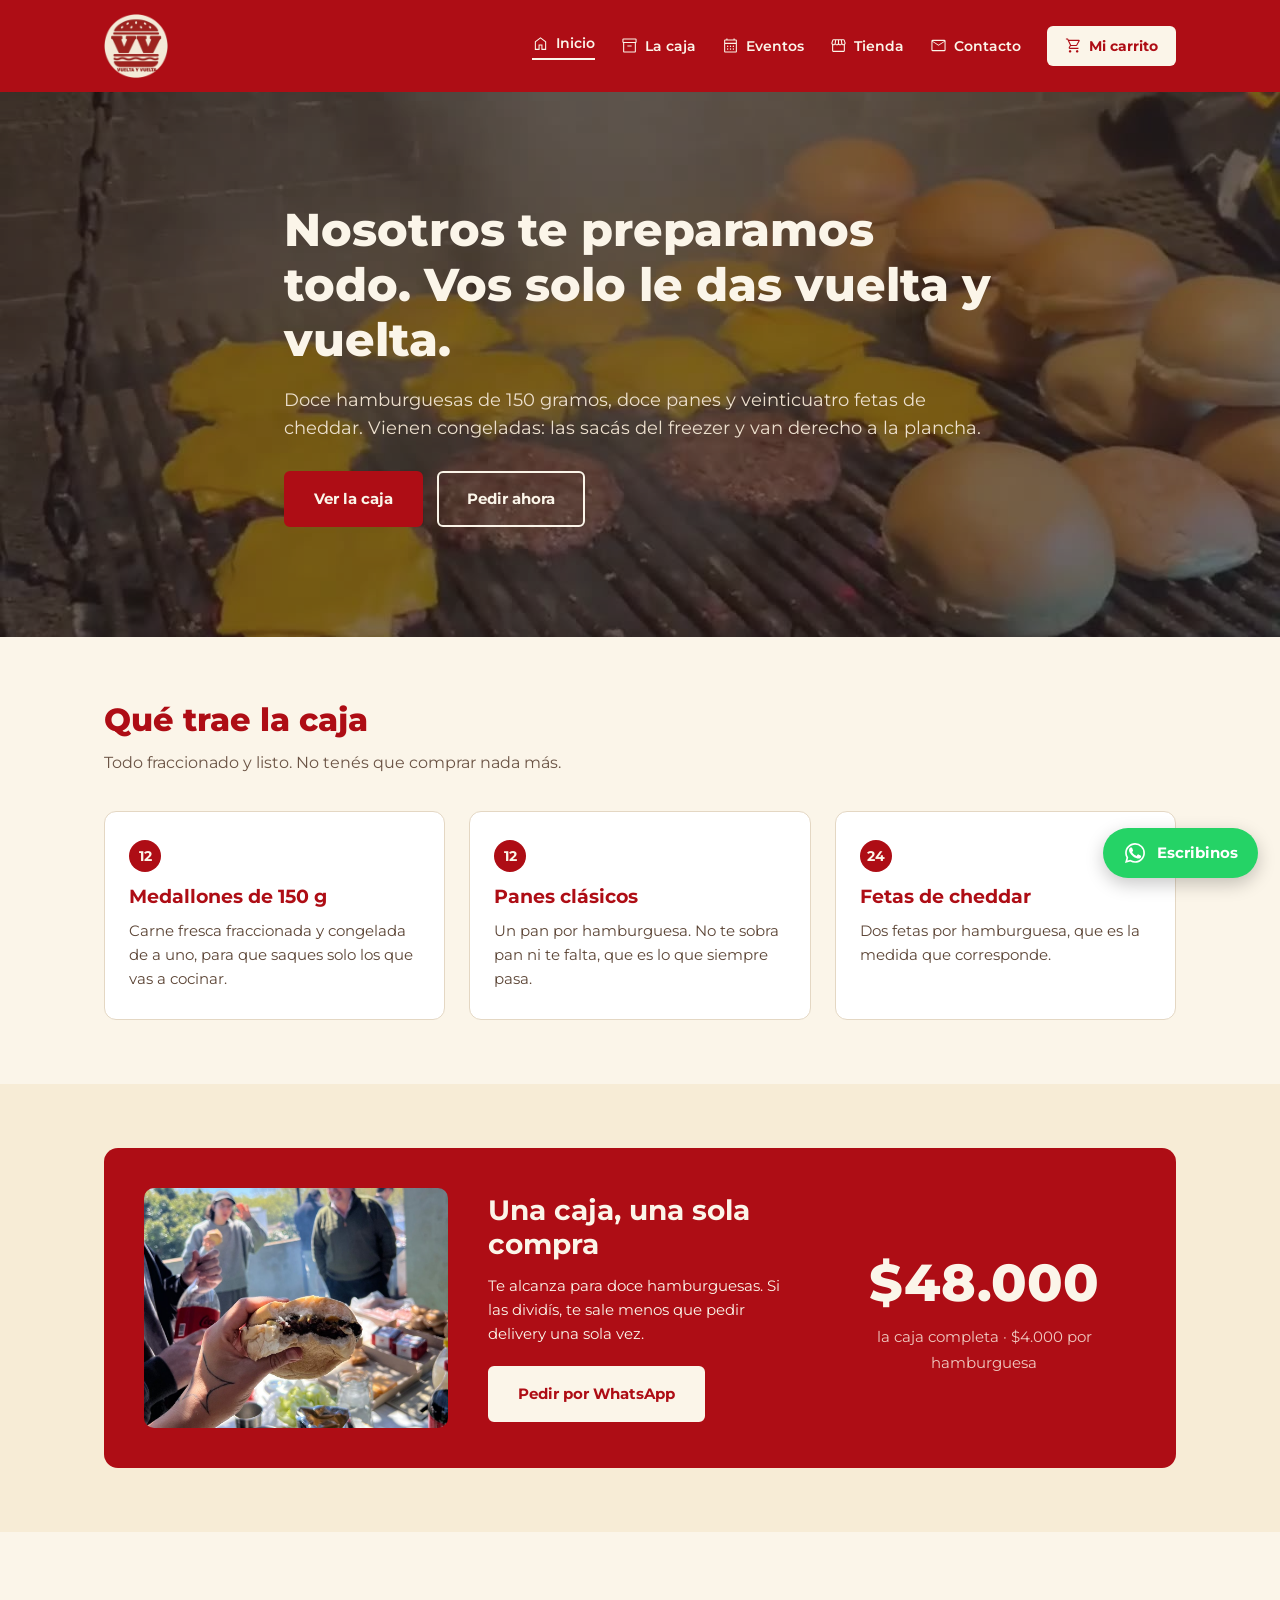
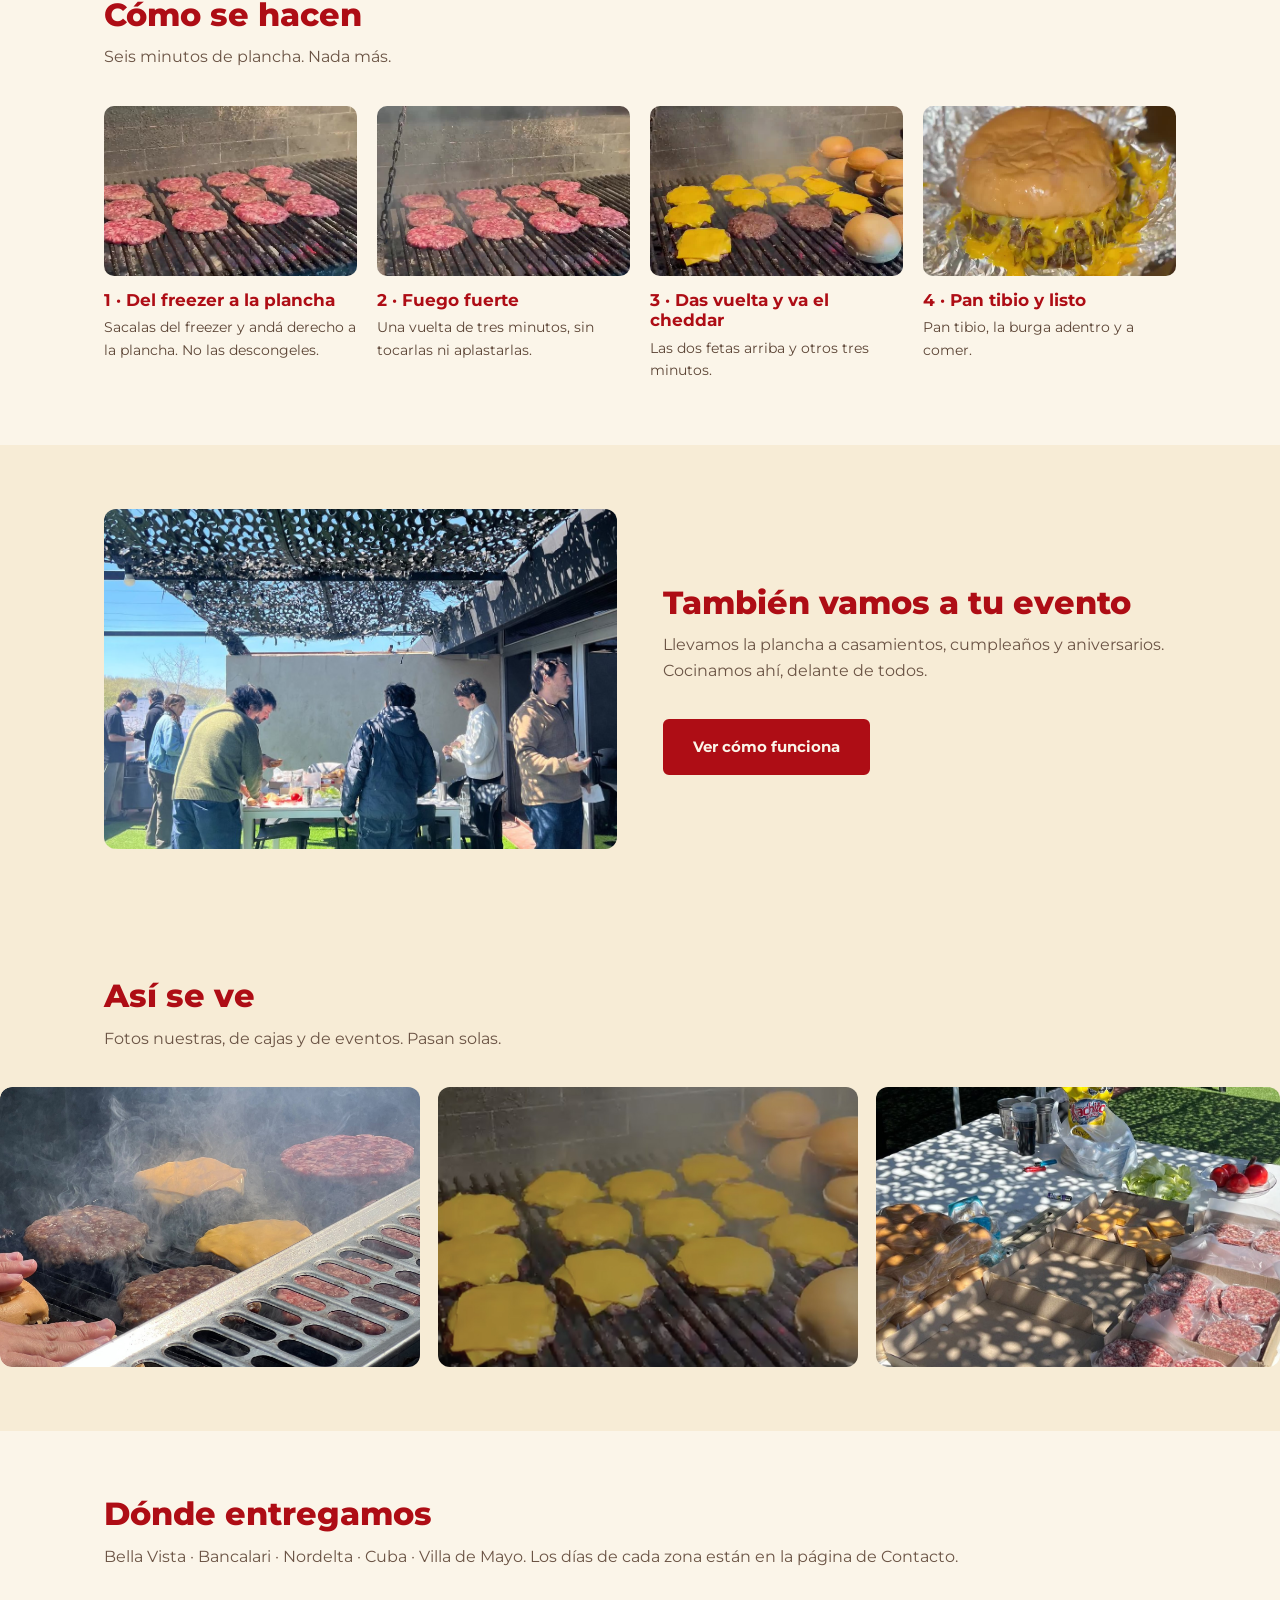
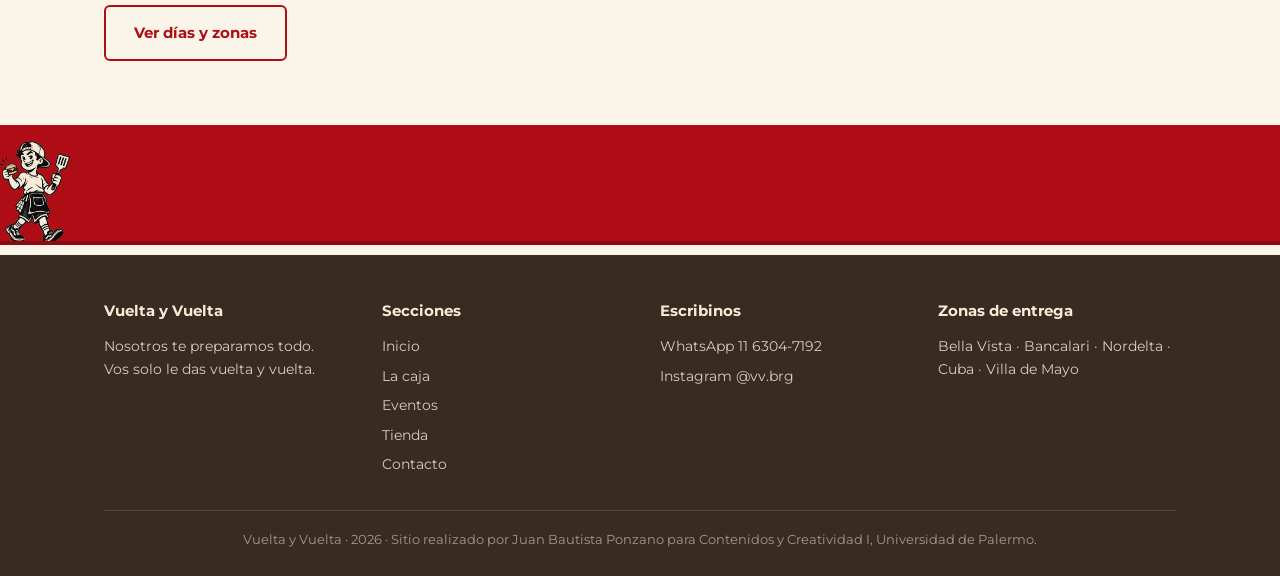
<file: index.html>
<!DOCTYPE html>
<html lang="es">
<head>
  <!-- charset: para que los acentos y la ñ se vean bien -->
  <meta charset="UTF-8">
  <!-- viewport: es lo que hace que el sitio se adapte al celular -->
  <meta name="viewport" content="width=device-width, initial-scale=1.0">
  <title>Vuelta y Vuelta · Hamburguesas congeladas listas para la plancha</title>

  <!-- Montserrat, la tipografía de la marca, desde Google Fonts -->
  <link rel="preconnect" href="https://fonts.googleapis.com">
  <link rel="preconnect" href="https://fonts.gstatic.com" crossorigin>
  <link href="https://fonts.googleapis.com/css2?family=Montserrat:wght@400;600;700;800&display=swap" rel="stylesheet">

  <!-- La hoja de estilos: es la misma para las cuatro páginas -->
  <link rel="stylesheet" href="css/estilos.css">
</head>

<body>

  <!-- ===================== HEADER ===================== -->
  <!-- Este bloque es idéntico en las cuatro páginas. Lo único que cambia
       es cuál <a> lleva la clase "activo". -->
  <header>
    <div class="contenedor barra">
      <div class="logo">
        <a href="index.html"><img src="img/logo.png" alt="Logo de Vuelta y Vuelta"></a>
      </div>
      <!-- Menú hamburguesa, hecho solo con HTML y CSS (sin JavaScript).
           El <input> queda invisible y el <label> es el botón de las tres
           rayitas: al tocarlo se tilda el checkbox, y el CSS usa ese estado
           para mostrar el menú. En computadora los dos están ocultos. -->
      <input type="checkbox" id="abrir-menu" class="abrir-menu">
      <label for="abrir-menu" class="boton-menu" aria-label="Abrir el menú">
        <span></span><span></span><span></span>
      </label>

      <nav class="menu">
        <ul>
          <li><a href="index.html" class="activo"><svg viewBox="0 -960 960 960" aria-hidden="true"><path d="M220-180h150v-250h220v250h150v-390L480-765 220-570v390Zm-60 60v-480l320-240 320 240v480H530v-250H430v250H160Zm320-353Z"/></svg>Inicio</a></li>
          <li><a href="la-caja.html"><svg viewBox="0 -960 960 960" aria-hidden="true"><path d="M180-80q-24.75 0-42.37-17.63Q120-115.25 120-140v-483q-17-6-28.5-21.39T80-680v-140q0-24.75 17.63-42.38Q115.25-880 140-880h680q24.75 0 42.38 17.62Q880-844.75 880-820v140q0 20.22-11.5 35.61T840-623v483q0 24.75-17.62 42.37Q804.75-80 780-80H180Zm0-540v480h600v-480H180Zm-40-60h680v-140H140v140Zm220 260h240v-60H360v60Zm120 40Z"/></svg>La caja</a></li>
          <li><a href="eventos.html"><svg viewBox="0 -960 960 960" aria-hidden="true"><path d="M180-80q-24 0-42-18t-18-42v-620q0-24 18-42t42-18h65v-60h65v60h340v-60h65v60h65q24 0 42 18t18 42v620q0 24-18 42t-42 18H180Zm0-60h600v-430H180v430Zm0-490h600v-130H180v130Zm0 0v-130 130Zm300 230q-17 0-28.5-11.5T440-440q0-17 11.5-28.5T480-480q17 0 28.5 11.5T520-440q0 17-11.5 28.5T480-400Zm-188.5-11.5Q280-423 280-440t11.5-28.5Q303-480 320-480t28.5 11.5Q360-457 360-440t-11.5 28.5Q337-400 320-400t-28.5-11.5ZM640-400q-17 0-28.5-11.5T600-440q0-17 11.5-28.5T640-480q17 0 28.5 11.5T680-440q0 17-11.5 28.5T640-400ZM480-240q-17 0-28.5-11.5T440-280q0-17 11.5-28.5T480-320q17 0 28.5 11.5T520-280q0 17-11.5 28.5T480-240Zm-188.5-11.5Q280-263 280-280t11.5-28.5Q303-320 320-320t28.5 11.5Q360-297 360-280t-11.5 28.5Q337-240 320-240t-28.5-11.5ZM640-240q-17 0-28.5-11.5T600-280q0-17 11.5-28.5T640-320q17 0 28.5 11.5T680-280q0 17-11.5 28.5T640-240Z"/></svg>Eventos</a></li>
          <li><a href="tienda.html"><svg viewBox="0 -960 960 960" aria-hidden="true"><path d="M840-519v339q0 24-18 42t-42 18H179q-24 0-42-18t-18-42v-339q-28-24-37-59t2-70l43-135q8-27 28-42t46-15h553q28 0 49 15.5t29 41.5l44 135q11 35 1.5 70T840-519Zm-270-31q29 0 49-19t16-46l-25-165H510v165q0 26 17 45.5t43 19.5Zm-187 0q28 0 47.5-19t19.5-46v-165H350l-25 165q-4 26 14 45.5t44 19.5Zm-182 0q24 0 41.5-16.5T263-607l26-173H189l-46 146q-10 31 8 57.5t50 26.5Zm557 0q32 0 50.5-26t8.5-58l-46-146H671l26 173q3 24 20.5 40.5T758-550ZM179-180h601v-311q1 1-6.5 1H758q-25 0-47.5-10.5T666-533q-16 20-40 31.5T573-490q-30 0-51.5-8.5T480-527q-15 18-38 27.5t-52 9.5q-31 0-55-11t-41-32q-24 21-47 32t-46 11h-13.5q-6.5 0-8.5-1v311Zm601 0H179h601Z"/></svg>Tienda</a></li>
          <li><a href="contacto.html"><svg viewBox="0 -960 960 960" aria-hidden="true"><path d="M140-160q-24 0-42-18t-18-42v-520q0-24 18-42t42-18h680q24 0 42 18t18 42v520q0 24-18 42t-42 18H140Zm340-302L140-685v465h680v-465L480-462Zm0-60 336-218H145l335 218ZM140-685v-55 520-465Z"/></svg>Contacto</a></li>
          <li><a href="carrito.html" class="pedir"><svg viewBox="0 -960 960 960" aria-hidden="true"><path d="M236-102.21q-21-21.21-21-51T236.21-204q21.21-21 51-21T338-203.79q21 21.21 21 51T337.79-102q-21.21 21-51 21T236-102.21Zm400 0q-21-21.21-21-51T636.21-204q21.21-21 51-21T738-203.79q21 21.21 21 51T737.79-102q-21.21 21-51 21T636-102.21ZM235-741l110 228h288l125-228H235Zm-30-60h589.07q22.97 0 34.95 21 11.98 21-.02 42L694-495q-11 19-28.56 30.5T627-453H324l-56 104h491v60H277q-42 0-60.5-28t.5-63l64-118-152-322H51v-60h117l37 79Zm140 288h288-288Z"/></svg>Mi carrito</a></li>
        </ul>
      </nav>
    </div>
  </header>

  <!-- ===================== HERO CON VIDEO =====================
       El video va de fondo, en bucle y sin sonido.
       autoplay  → arranca solo
       muted     → sin sonido (y además los navegadores no dejan
                   que un video arranque solo si tiene audio)
       loop      → vuelve a empezar al terminar
       playsinline → en el celular se ve acá y no se abre en pantalla completa
       poster    → la imagen que se muestra mientras el video carga -->
  <section class="hero hero-video">
    <video autoplay muted loop playsinline poster="img/hero-poster.jpg">
      <source src="img/hero-plancha.mp4" type="video/mp4">
    </video>
    <div class="capa"></div>

    <div class="contenedor hero-sobre-video">
      <h1>Nosotros te preparamos todo. Vos solo le das vuelta y vuelta.</h1>
      <p>Doce hamburguesas de 150 gramos, doce panes y veinticuatro fetas de cheddar.
         Vienen congeladas: las sacás del freezer y van derecho a la plancha.</p>
      <div class="hero-botones">
        <a href="la-caja.html" class="boton">Ver la caja</a>
        <a href="https://wa.me/5491163047192" class="boton-linea" target="_blank">Pedir ahora</a>
      </div>
    </div>
  </section>

  <!-- ===================== QUÉ TRAE LA CAJA ===================== -->
  <!-- Tres tarjetas en fila, también con flexbox -->
  <section class="seccion">
    <div class="contenedor">
      <h2 class="titulo">Qué trae la caja</h2>
      <p class="bajada">Todo fraccionado y listo. No tenés que comprar nada más.</p>

      <div class="tarjetas">
        <article class="tarjeta">
          <span class="numero">12</span>
          <h3>Medallones de 150 g</h3>
          <p>Carne fresca fraccionada y congelada de a uno, para que saques solo los que vas a cocinar.</p>
        </article>
        <article class="tarjeta">
          <span class="numero">12</span>
          <h3>Panes clásicos</h3>
          <p>Un pan por hamburguesa. No te sobra pan ni te falta, que es lo que siempre pasa.</p>
        </article>
        <article class="tarjeta">
          <span class="numero">24</span>
          <h3>Fetas de cheddar</h3>
          <p>Dos fetas por hamburguesa, que es la medida que corresponde.</p>
        </article>
      </div>
    </div>
  </section>

  <!-- ===================== PRECIO ===================== -->
  <section class="seccion seccion-crema">
    <div class="contenedor">
      <div class="precio-caja">
        <div class="precio-foto">
          <img src="img/n-burger-mano.jpg" alt="Una hamburguesa de Vuelta y Vuelta recién armada">
        </div>
        <div class="precio-texto">
          <h2>Una caja, una sola compra</h2>
          <p>Te alcanza para doce hamburguesas. Si las dividís, te sale menos que pedir delivery una sola vez.</p>
          <a href="https://wa.me/5491163047192" class="boton" target="_blank">Pedir por WhatsApp</a>
        </div>
        <div class="precio-numero">
          <span class="plata">$48.000</span>
          <span class="unidad">la caja completa · $4.000 por hamburguesa</span>
        </div>
      </div>
    </div>
  </section>

  <!-- ===================== CÓMO SE HACEN ===================== -->
  <!-- Cuatro pasos en fila. Resuelve lo que la competencia no muestra. -->
  <section class="seccion">
    <div class="contenedor">
      <h2 class="titulo">Cómo se hacen</h2>
      <p class="bajada">Seis minutos de plancha. Nada más.</p>

      <div class="pasos">
        <article class="paso">
          <img src="img/paso-1.jpg" alt="Paso 1: los medallones congelados recién puestos sobre la plancha">
          <h3>1 · Del freezer a la plancha</h3>
          <p>Sacalas del freezer y andá derecho a la plancha. No las descongeles.</p>
        </article>
        <article class="paso">
          <img src="img/paso-2.jpg" alt="Paso 2: los medallones sellándose a fuego fuerte, con humo">
          <h3>2 · Fuego fuerte</h3>
          <p>Una vuelta de tres minutos, sin tocarlas ni aplastarlas.</p>
        </article>
        <article class="paso">
          <img src="img/paso-3.jpg" alt="Paso 3: el cheddar derritiéndose arriba de la carne y los panes tostándose">
          <h3>3 · Das vuelta y va el cheddar</h3>
          <p>Las dos fetas arriba y otros tres minutos.</p>
        </article>
        <article class="paso">
          <img src="img/paso-4.jpg" alt="Paso 4: la hamburguesa armada, lista para comer">
          <h3>4 · Pan tibio y listo</h3>
          <p>Pan tibio, la burga adentro y a comer.</p>
        </article>
      </div>
    </div>
  </section>

  <!-- ===================== EVENTOS ===================== -->
  <section class="seccion seccion-crema">
    <div class="contenedor dos-columnas">
      <div class="columna">
        <img src="img/n-evento-armando.jpg" alt="Los invitados armando sus hamburguesas en un evento">
      </div>
      <div class="columna">
        <h2 class="titulo">También vamos a tu evento</h2>
        <p class="bajada">Llevamos la plancha a casamientos, cumpleaños y aniversarios.
           Cocinamos ahí, delante de todos.</p>
        <a href="eventos.html" class="boton">Ver cómo funciona</a>
      </div>
    </div>
  </section>


  <!-- ===================== CARRUSEL AUTOMÁTICO =====================
       Mismo componente que en Eventos: una sola regla de CSS sirve para los dos. -->
  <section class="seccion seccion-crema">
    <div class="contenedor">
      <h2 class="titulo">Así se ve</h2>
      <p class="bajada">Fotos nuestras, de cajas y de eventos. Pasan solas.</p>
    </div>

    <div class="carrusel">
      <div class="tira">
        <img src="img/f-plancha.jpg" alt="La plancha con las hamburguesas y el cheddar">
        <img src="img/f-parrilla.jpg" alt="Los medallones y los panes sobre la parrilla">
        <img src="img/n-caja-mesa.jpg" alt="La caja abierta sobre la mesa">
        <img src="img/n-caja-plancha.jpg" alt="La caja servida, con la plancha de fondo">
        <!-- De acá para abajo se repiten las mismas fotos: es lo que
             hace que el carrusel parezca infinito. -->
        <img src="img/f-plancha.jpg" alt="" aria-hidden="true">
        <img src="img/f-parrilla.jpg" alt="" aria-hidden="true">
        <img src="img/n-caja-mesa.jpg" alt="" aria-hidden="true">
        <img src="img/n-caja-plancha.jpg" alt="" aria-hidden="true">
      </div>
    </div>
  </section>

  <!-- ===================== ZONAS ===================== -->
  <section class="seccion">
    <div class="contenedor">
      <h2 class="titulo">Dónde entregamos</h2>
      <p class="bajada">Bella Vista · Bancalari · Nordelta · Cuba · Villa de Mayo.
         Los días de cada zona están en la página de Contacto.</p>
      <a href="contacto.html" class="boton-linea">Ver días y zonas</a>
    </div>
  </section>


  <!-- ===================== FRANJA DEL PERSONAJE =====================
       El dibujo cruza la pantalla de izquierda a derecha, en bucle.
       Se hace con @keyframes y animation en el CSS, sin JavaScript. -->
  <div class="franja-personaje">
    <img src="img/personaje.png" alt="El personaje de Vuelta y Vuelta caminando con la espátula">
  </div>

  <!-- ===================== BOTÓN FLOTANTE DE WHATSAPP =====================
       position: fixed en el CSS: queda pegado abajo a la derecha y no se mueve
       con el scroll. El logo es un SVG escrito acá mismo. -->
  <a href="https://wa.me/5491163047192" class="wsp" target="_blank" aria-label="Escribinos por WhatsApp">
    <svg viewBox="0 0 24 24" aria-hidden="true"><path d="M17.47 14.38c-.3-.15-1.75-.86-2.02-.96-.27-.1-.47-.15-.67.15-.2.3-.77.96-.94 1.16-.17.2-.35.22-.64.07-.3-.15-1.25-.46-2.38-1.47-.88-.78-1.47-1.75-1.64-2.05-.17-.3-.02-.46.13-.6.13-.13.3-.35.45-.52.15-.17.2-.3.3-.5.1-.2.05-.37-.02-.52-.08-.15-.67-1.6-.92-2.2-.24-.58-.49-.5-.67-.51l-.57-.01c-.2 0-.52.07-.79.37-.27.3-1.04 1.01-1.04 2.47s1.06 2.86 1.21 3.06c.15.2 2.1 3.2 5.08 4.49.71.3 1.26.49 1.69.63.71.22 1.36.19 1.87.12.57-.09 1.75-.72 2-1.41.25-.69.25-1.28.17-1.41-.07-.12-.27-.2-.57-.35z"/><path d="M12.04 2C6.58 2 2.13 6.45 2.13 11.91c0 1.75.46 3.45 1.32 4.95L2 22l5.25-1.38a9.87 9.87 0 0 0 4.79 1.22h.01c5.46 0 9.91-4.45 9.91-9.91 0-2.65-1.03-5.14-2.9-7.01A9.82 9.82 0 0 0 12.04 2zm0 18.13h-.01a8.2 8.2 0 0 1-4.18-1.15l-.3-.18-3.12.82.83-3.04-.2-.31a8.17 8.17 0 0 1-1.26-4.36c0-4.54 3.7-8.23 8.25-8.23 2.2 0 4.27.86 5.83 2.41a8.19 8.19 0 0 1 2.41 5.83c0 4.54-3.7 8.21-8.25 8.21z"/></svg>
    <span>Escribinos</span>
  </a>

  <!-- ===================== FOOTER ===================== -->
  <!-- Igual en las cuatro páginas -->
  <footer>
    <div class="contenedor">
      <div class="footer-caja">
        <div class="footer-bloque">
          <h4>Vuelta y Vuelta</h4>
          <p>Nosotros te preparamos todo.<br>Vos solo le das vuelta y vuelta.</p>
        </div>
        <div class="footer-bloque">
          <h4>Secciones</h4>
          <a href="index.html">Inicio</a>
          <a href="la-caja.html">La caja</a>
          <a href="eventos.html">Eventos</a>
          <a href="tienda.html">Tienda</a>
          <a href="contacto.html">Contacto</a>
        </div>
        <div class="footer-bloque">
          <h4>Escribinos</h4>
          <a href="https://wa.me/5491163047192" target="_blank">WhatsApp 11 6304-7192</a>
          <a href="https://www.instagram.com/vv.brg/" target="_blank">Instagram @vv.brg</a>
        </div>
        <div class="footer-bloque">
          <h4>Zonas de entrega</h4>
          <p>Bella Vista · Bancalari · Nordelta · Cuba · Villa de Mayo</p>
        </div>
      </div>
      <p class="footer-fin">Vuelta y Vuelta · 2026 · Sitio realizado por Juan Bautista Ponzano para Contenidos y Creatividad I, Universidad de Palermo.</p>
    </div>
  </footer>

</body>
</html>
</file>
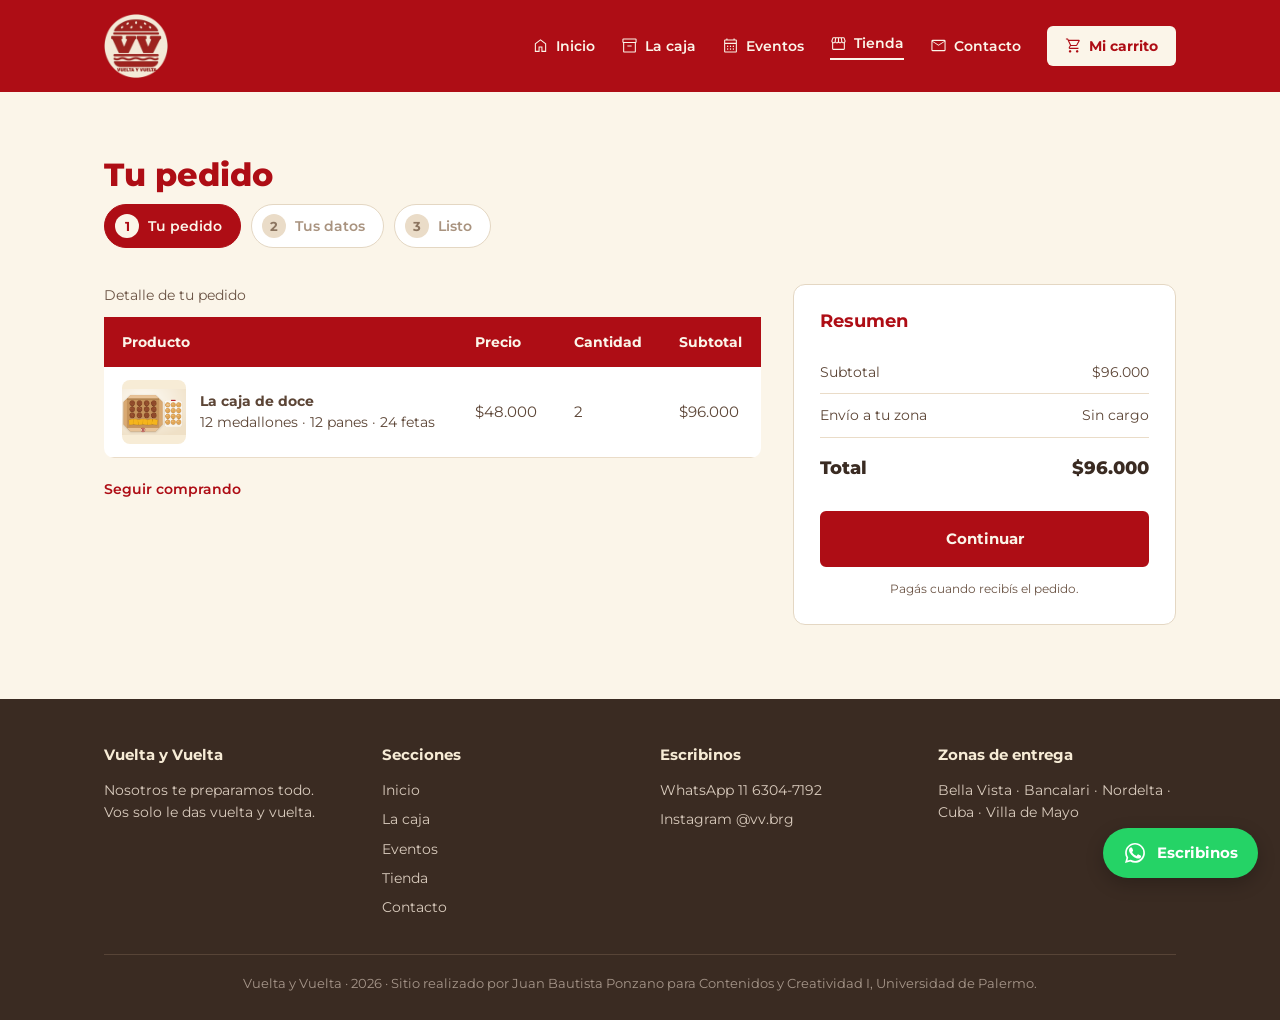
<file: carrito.html>
<!DOCTYPE html>
<html lang="es">
<head>
  <meta charset="UTF-8">
  <meta name="viewport" content="width=device-width, initial-scale=1.0">
  <title>Tu pedido · Vuelta y Vuelta</title>

  <link rel="preconnect" href="https://fonts.googleapis.com">
  <link rel="preconnect" href="https://fonts.gstatic.com" crossorigin>
  <link href="https://fonts.googleapis.com/css2?family=Montserrat:wght@400;600;700;800&display=swap" rel="stylesheet">

  <link rel="stylesheet" href="css/estilos.css">
</head>

<body>

<header>
    <div class="contenedor barra">
      <div class="logo">
        <a href="index.html"><img src="img/logo.png" alt="Logo de Vuelta y Vuelta"></a>
      </div>
      <!-- Menú hamburguesa, hecho solo con HTML y CSS (sin JavaScript).
           El <input> queda invisible y el <label> es el botón de las tres
           rayitas: al tocarlo se tilda el checkbox, y el CSS usa ese estado
           para mostrar el menú. En computadora los dos están ocultos. -->
      <input type="checkbox" id="abrir-menu" class="abrir-menu">
      <label for="abrir-menu" class="boton-menu" aria-label="Abrir el menú">
        <span></span><span></span><span></span>
      </label>

      <nav class="menu">
        <ul>
          <li><a href="index.html"><svg viewBox="0 -960 960 960" aria-hidden="true"><path d="M220-180h150v-250h220v250h150v-390L480-765 220-570v390Zm-60 60v-480l320-240 320 240v480H530v-250H430v250H160Zm320-353Z"/></svg>Inicio</a></li>
          <li><a href="la-caja.html"><svg viewBox="0 -960 960 960" aria-hidden="true"><path d="M180-80q-24.75 0-42.37-17.63Q120-115.25 120-140v-483q-17-6-28.5-21.39T80-680v-140q0-24.75 17.63-42.38Q115.25-880 140-880h680q24.75 0 42.38 17.62Q880-844.75 880-820v140q0 20.22-11.5 35.61T840-623v483q0 24.75-17.62 42.37Q804.75-80 780-80H180Zm0-540v480h600v-480H180Zm-40-60h680v-140H140v140Zm220 260h240v-60H360v60Zm120 40Z"/></svg>La caja</a></li>
          <li><a href="eventos.html"><svg viewBox="0 -960 960 960" aria-hidden="true"><path d="M180-80q-24 0-42-18t-18-42v-620q0-24 18-42t42-18h65v-60h65v60h340v-60h65v60h65q24 0 42 18t18 42v620q0 24-18 42t-42 18H180Zm0-60h600v-430H180v430Zm0-490h600v-130H180v130Zm0 0v-130 130Zm300 230q-17 0-28.5-11.5T440-440q0-17 11.5-28.5T480-480q17 0 28.5 11.5T520-440q0 17-11.5 28.5T480-400Zm-188.5-11.5Q280-423 280-440t11.5-28.5Q303-480 320-480t28.5 11.5Q360-457 360-440t-11.5 28.5Q337-400 320-400t-28.5-11.5ZM640-400q-17 0-28.5-11.5T600-440q0-17 11.5-28.5T640-480q17 0 28.5 11.5T680-440q0 17-11.5 28.5T640-400ZM480-240q-17 0-28.5-11.5T440-280q0-17 11.5-28.5T480-320q17 0 28.5 11.5T520-280q0 17-11.5 28.5T480-240Zm-188.5-11.5Q280-263 280-280t11.5-28.5Q303-320 320-320t28.5 11.5Q360-297 360-280t-11.5 28.5Q337-240 320-240t-28.5-11.5ZM640-240q-17 0-28.5-11.5T600-280q0-17 11.5-28.5T640-320q17 0 28.5 11.5T680-280q0 17-11.5 28.5T640-240Z"/></svg>Eventos</a></li>
          <li><a href="tienda.html" class="activo"><svg viewBox="0 -960 960 960" aria-hidden="true"><path d="M840-519v339q0 24-18 42t-42 18H179q-24 0-42-18t-18-42v-339q-28-24-37-59t2-70l43-135q8-27 28-42t46-15h553q28 0 49 15.5t29 41.5l44 135q11 35 1.5 70T840-519Zm-270-31q29 0 49-19t16-46l-25-165H510v165q0 26 17 45.5t43 19.5Zm-187 0q28 0 47.5-19t19.5-46v-165H350l-25 165q-4 26 14 45.5t44 19.5Zm-182 0q24 0 41.5-16.5T263-607l26-173H189l-46 146q-10 31 8 57.5t50 26.5Zm557 0q32 0 50.5-26t8.5-58l-46-146H671l26 173q3 24 20.5 40.5T758-550ZM179-180h601v-311q1 1-6.5 1H758q-25 0-47.5-10.5T666-533q-16 20-40 31.5T573-490q-30 0-51.5-8.5T480-527q-15 18-38 27.5t-52 9.5q-31 0-55-11t-41-32q-24 21-47 32t-46 11h-13.5q-6.5 0-8.5-1v311Zm601 0H179h601Z"/></svg>Tienda</a></li>
          <li><a href="contacto.html"><svg viewBox="0 -960 960 960" aria-hidden="true"><path d="M140-160q-24 0-42-18t-18-42v-520q0-24 18-42t42-18h680q24 0 42 18t18 42v520q0 24-18 42t-42 18H140Zm340-302L140-685v465h680v-465L480-462Zm0-60 336-218H145l335 218ZM140-685v-55 520-465Z"/></svg>Contacto</a></li>
          <li><a href="carrito.html" class="pedir"><svg viewBox="0 -960 960 960" aria-hidden="true"><path d="M236-102.21q-21-21.21-21-51T236.21-204q21.21-21 51-21T338-203.79q21 21.21 21 51T337.79-102q-21.21 21-51 21T236-102.21Zm400 0q-21-21.21-21-51T636.21-204q21.21-21 51-21T738-203.79q21 21.21 21 51T737.79-102q-21.21 21-51 21T636-102.21ZM235-741l110 228h288l125-228H235Zm-30-60h589.07q22.97 0 34.95 21 11.98 21-.02 42L694-495q-11 19-28.56 30.5T627-453H324l-56 104h491v60H277q-42 0-60.5-28t.5-63l64-118-152-322H51v-60h117l37 79Zm140 288h288-288Z"/></svg>Mi carrito</a></li>
        </ul>
      </nav>
    </div>
  </header>

  <!-- ===================== EL CARRITO ===================== -->
  <section class="seccion">
    <div class="contenedor">
      <h1 class="titulo">Tu pedido</h1>
      <ol class="pasos-compra">
        <li class="actual"><span>1</span>Tu pedido</li>
        <li><span>2</span>Tus datos</li>
        <li><span>3</span>Listo</li>
      </ol>

      <!-- FLEXBOX: el detalle del pedido a la izquierda y el resumen a la derecha -->
      <div class="compra">
        <div class="compra-principal">
          <table class="tabla-carrito">
            <caption>Detalle de tu pedido</caption>
            <thead>
              <tr>
                <th>Producto</th>
                <th>Precio</th>
                <th>Cantidad</th>
                <th>Subtotal</th>
              </tr>
            </thead>
            <tbody>
              <tr>
                <td class="celda-producto">
                  <div class="celda-caja">
                    <img src="img/caja-ilustracion.png" alt="La caja de doce">
                    <span><strong>La caja de doce</strong><br>12 medallones · 12 panes · 24 fetas</span>
                  </div>
                </td>
                <td data-nombre="Precio">$48.000</td>
                <td data-nombre="Cantidad">2</td>
                <td data-nombre="Subtotal">$96.000</td>
              </tr>
            </tbody>
          </table>

          <a href="tienda.html" class="volver">Seguir comprando</a>
        </div>

        <aside class="resumen">
          <h3>Resumen</h3>
          <p class="linea"><span>Subtotal</span><span>$96.000</span></p>
          <p class="linea"><span>Envío a tu zona</span><span>Sin cargo</span></p>
          <p class="linea total"><span>Total</span><span>$96.000</span></p>
          <a href="checkout.html" class="boton">Continuar</a>
          <p class="resumen-aviso">Pagás cuando recibís el pedido.</p>
        </aside>
      </div>
    </div>
  </section>


<!-- ===================== FOOTER ===================== -->
  <!-- Igual en las cuatro páginas -->
  <footer>
    <div class="contenedor">
      <div class="footer-caja">
        <div class="footer-bloque">
          <h4>Vuelta y Vuelta</h4>
          <p>Nosotros te preparamos todo.<br>Vos solo le das vuelta y vuelta.</p>
        </div>
        <div class="footer-bloque">
          <h4>Secciones</h4>
          <a href="index.html">Inicio</a>
          <a href="la-caja.html">La caja</a>
          <a href="eventos.html">Eventos</a>
          <a href="tienda.html">Tienda</a>
          <a href="contacto.html">Contacto</a>
        </div>
        <div class="footer-bloque">
          <h4>Escribinos</h4>
          <a href="https://wa.me/5491163047192" target="_blank">WhatsApp 11 6304-7192</a>
          <a href="https://www.instagram.com/vv.brg/" target="_blank">Instagram @vv.brg</a>
        </div>
        <div class="footer-bloque">
          <h4>Zonas de entrega</h4>
          <p>Bella Vista · Bancalari · Nordelta · Cuba · Villa de Mayo</p>
        </div>
      </div>
      <p class="footer-fin">Vuelta y Vuelta · 2026 · Sitio realizado por Juan Bautista Ponzano para Contenidos y Creatividad I, Universidad de Palermo.</p>
    </div>
  </footer>


  <!-- ===================== BOTÓN FLOTANTE DE WHATSAPP ===================== -->
  <a href="https://wa.me/5491163047192" class="wsp" target="_blank" aria-label="Escribinos por WhatsApp">
    <svg viewBox="0 0 24 24" aria-hidden="true"><path d="M17.47 14.38c-.3-.15-1.75-.86-2.02-.96-.27-.1-.47-.15-.67.15-.2.3-.77.96-.94 1.16-.17.2-.35.22-.64.07-.3-.15-1.25-.46-2.38-1.47-.88-.78-1.47-1.75-1.64-2.05-.17-.3-.02-.46.13-.61.13-.13.3-.35.45-.52.15-.17.2-.3.3-.5.1-.2.05-.37-.02-.52-.07-.15-.67-1.61-.92-2.2-.24-.58-.49-.5-.67-.51h-.57c-.2 0-.52.07-.79.37-.27.3-1.04 1.01-1.04 2.47s1.06 2.87 1.21 3.07c.15.2 2.09 3.2 5.07 4.49.71.3 1.26.49 1.69.63.71.22 1.36.19 1.87.12.57-.09 1.75-.72 2-1.41.25-.69.25-1.28.17-1.41-.07-.12-.27-.2-.57-.35Z"/><path d="M12.04 2C6.58 2 2.13 6.45 2.13 11.91c0 1.75.46 3.45 1.32 4.95L2 22l5.25-1.38a9.86 9.86 0 0 0 4.79 1.22h.01c5.46 0 9.91-4.45 9.91-9.91C21.96 6.45 17.5 2 12.04 2Zm0 18.02h-.01a8.2 8.2 0 0 1-4.18-1.15l-.3-.18-3.11.82.83-3.04-.2-.31a8.17 8.17 0 0 1-1.25-4.36c0-4.54 3.69-8.23 8.23-8.23 2.2 0 4.26.86 5.82 2.41a8.18 8.18 0 0 1 2.41 5.82c0 4.54-3.7 8.22-8.24 8.22Z"/></svg>
    <span>Escribinos</span>
  </a>

</body>
</html>
</file>
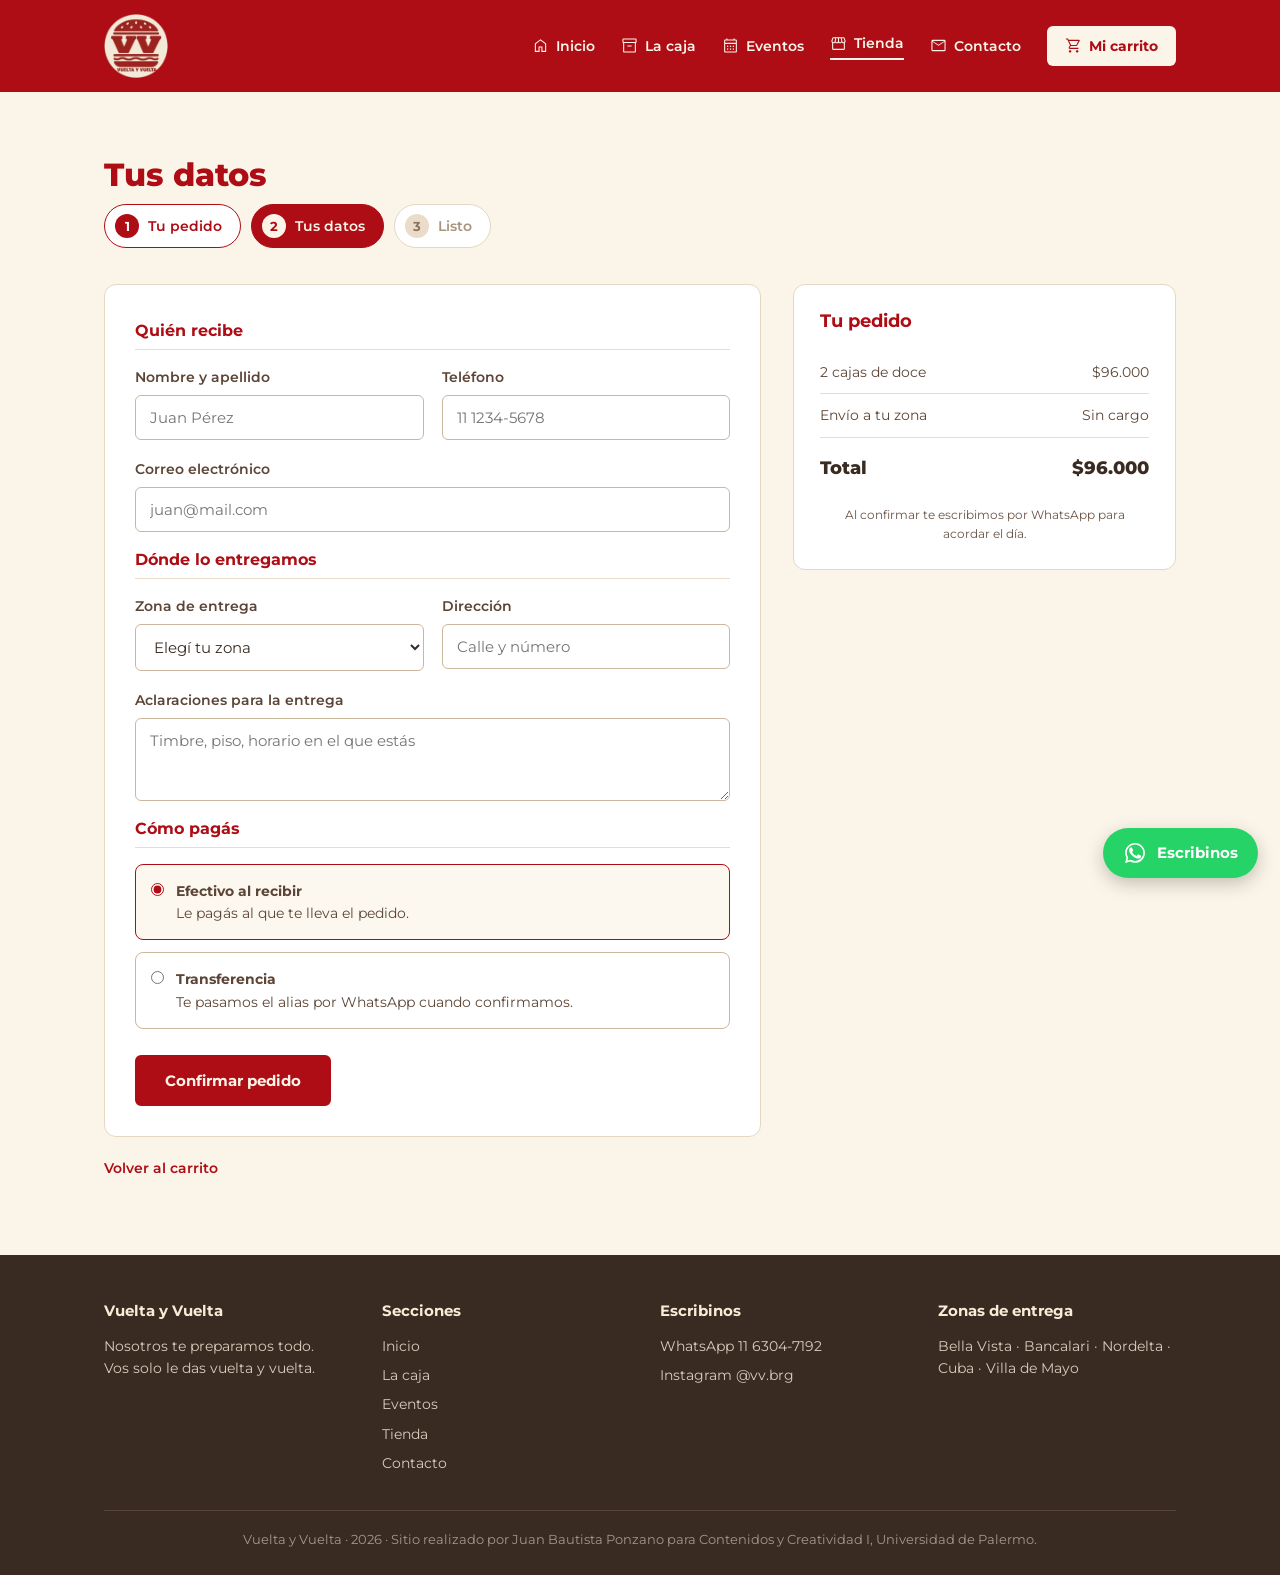
<file: checkout.html>
<!DOCTYPE html>
<html lang="es">
<head>
  <meta charset="UTF-8">
  <meta name="viewport" content="width=device-width, initial-scale=1.0">
  <title>Tus datos · Vuelta y Vuelta</title>

  <link rel="preconnect" href="https://fonts.googleapis.com">
  <link rel="preconnect" href="https://fonts.gstatic.com" crossorigin>
  <link href="https://fonts.googleapis.com/css2?family=Montserrat:wght@400;600;700;800&display=swap" rel="stylesheet">

  <link rel="stylesheet" href="css/estilos.css">
</head>

<body>

<header>
    <div class="contenedor barra">
      <div class="logo">
        <a href="index.html"><img src="img/logo.png" alt="Logo de Vuelta y Vuelta"></a>
      </div>
      <!-- Menú hamburguesa, hecho solo con HTML y CSS (sin JavaScript).
           El <input> queda invisible y el <label> es el botón de las tres
           rayitas: al tocarlo se tilda el checkbox, y el CSS usa ese estado
           para mostrar el menú. En computadora los dos están ocultos. -->
      <input type="checkbox" id="abrir-menu" class="abrir-menu">
      <label for="abrir-menu" class="boton-menu" aria-label="Abrir el menú">
        <span></span><span></span><span></span>
      </label>

      <nav class="menu">
        <ul>
          <li><a href="index.html"><svg viewBox="0 -960 960 960" aria-hidden="true"><path d="M220-180h150v-250h220v250h150v-390L480-765 220-570v390Zm-60 60v-480l320-240 320 240v480H530v-250H430v250H160Zm320-353Z"/></svg>Inicio</a></li>
          <li><a href="la-caja.html"><svg viewBox="0 -960 960 960" aria-hidden="true"><path d="M180-80q-24.75 0-42.37-17.63Q120-115.25 120-140v-483q-17-6-28.5-21.39T80-680v-140q0-24.75 17.63-42.38Q115.25-880 140-880h680q24.75 0 42.38 17.62Q880-844.75 880-820v140q0 20.22-11.5 35.61T840-623v483q0 24.75-17.62 42.37Q804.75-80 780-80H180Zm0-540v480h600v-480H180Zm-40-60h680v-140H140v140Zm220 260h240v-60H360v60Zm120 40Z"/></svg>La caja</a></li>
          <li><a href="eventos.html"><svg viewBox="0 -960 960 960" aria-hidden="true"><path d="M180-80q-24 0-42-18t-18-42v-620q0-24 18-42t42-18h65v-60h65v60h340v-60h65v60h65q24 0 42 18t18 42v620q0 24-18 42t-42 18H180Zm0-60h600v-430H180v430Zm0-490h600v-130H180v130Zm0 0v-130 130Zm300 230q-17 0-28.5-11.5T440-440q0-17 11.5-28.5T480-480q17 0 28.5 11.5T520-440q0 17-11.5 28.5T480-400Zm-188.5-11.5Q280-423 280-440t11.5-28.5Q303-480 320-480t28.5 11.5Q360-457 360-440t-11.5 28.5Q337-400 320-400t-28.5-11.5ZM640-400q-17 0-28.5-11.5T600-440q0-17 11.5-28.5T640-480q17 0 28.5 11.5T680-440q0 17-11.5 28.5T640-400ZM480-240q-17 0-28.5-11.5T440-280q0-17 11.5-28.5T480-320q17 0 28.5 11.5T520-280q0 17-11.5 28.5T480-240Zm-188.5-11.5Q280-263 280-280t11.5-28.5Q303-320 320-320t28.5 11.5Q360-297 360-280t-11.5 28.5Q337-240 320-240t-28.5-11.5ZM640-240q-17 0-28.5-11.5T600-280q0-17 11.5-28.5T640-320q17 0 28.5 11.5T680-280q0 17-11.5 28.5T640-240Z"/></svg>Eventos</a></li>
          <li><a href="tienda.html" class="activo"><svg viewBox="0 -960 960 960" aria-hidden="true"><path d="M840-519v339q0 24-18 42t-42 18H179q-24 0-42-18t-18-42v-339q-28-24-37-59t2-70l43-135q8-27 28-42t46-15h553q28 0 49 15.5t29 41.5l44 135q11 35 1.5 70T840-519Zm-270-31q29 0 49-19t16-46l-25-165H510v165q0 26 17 45.5t43 19.5Zm-187 0q28 0 47.5-19t19.5-46v-165H350l-25 165q-4 26 14 45.5t44 19.5Zm-182 0q24 0 41.5-16.5T263-607l26-173H189l-46 146q-10 31 8 57.5t50 26.5Zm557 0q32 0 50.5-26t8.5-58l-46-146H671l26 173q3 24 20.5 40.5T758-550ZM179-180h601v-311q1 1-6.5 1H758q-25 0-47.5-10.5T666-533q-16 20-40 31.5T573-490q-30 0-51.5-8.5T480-527q-15 18-38 27.5t-52 9.5q-31 0-55-11t-41-32q-24 21-47 32t-46 11h-13.5q-6.5 0-8.5-1v311Zm601 0H179h601Z"/></svg>Tienda</a></li>
          <li><a href="contacto.html"><svg viewBox="0 -960 960 960" aria-hidden="true"><path d="M140-160q-24 0-42-18t-18-42v-520q0-24 18-42t42-18h680q24 0 42 18t18 42v520q0 24-18 42t-42 18H140Zm340-302L140-685v465h680v-465L480-462Zm0-60 336-218H145l335 218ZM140-685v-55 520-465Z"/></svg>Contacto</a></li>
          <li><a href="carrito.html" class="pedir"><svg viewBox="0 -960 960 960" aria-hidden="true"><path d="M236-102.21q-21-21.21-21-51T236.21-204q21.21-21 51-21T338-203.79q21 21.21 21 51T337.79-102q-21.21 21-51 21T236-102.21Zm400 0q-21-21.21-21-51T636.21-204q21.21-21 51-21T738-203.79q21 21.21 21 51T737.79-102q-21.21 21-51 21T636-102.21ZM235-741l110 228h288l125-228H235Zm-30-60h589.07q22.97 0 34.95 21 11.98 21-.02 42L694-495q-11 19-28.56 30.5T627-453H324l-56 104h491v60H277q-42 0-60.5-28t.5-63l64-118-152-322H51v-60h117l37 79Zm140 288h288-288Z"/></svg>Mi carrito</a></li>
        </ul>
      </nav>
    </div>
  </header>

  <!-- ===================== DATOS DE ENTREGA Y PAGO ===================== -->
  <section class="seccion">
    <div class="contenedor">
      <h1 class="titulo">Tus datos</h1>
      <ol class="pasos-compra">
        <li class="hecho"><span>1</span>Tu pedido</li>
        <li class="actual"><span>2</span>Tus datos</li>
        <li><span>3</span>Listo</li>
      </ol>

      <div class="compra">
        <div class="compra-principal">
          <form action="gracias.html" method="get">

            <h3 class="sub-form">Quién recibe</h3>
            <div class="fila-campos">
              <div class="campo">
                <label for="nombre">Nombre y apellido</label>
                <input type="text" id="nombre" name="nombre" placeholder="Juan Pérez" required>
              </div>
              <div class="campo">
                <label for="telefono">Teléfono</label>
                <input type="tel" id="telefono" name="telefono" placeholder="11 1234-5678" required>
              </div>
            </div>

            <div class="campo">
              <label for="mail">Correo electrónico</label>
              <input type="email" id="mail" name="mail" placeholder="juan@mail.com" required>
            </div>

            <h3 class="sub-form">Dónde lo entregamos</h3>
            <div class="fila-campos">
              <div class="campo">
                <label for="zona">Zona de entrega</label>
                <select id="zona" name="zona" required>
                  <option value="">Elegí tu zona</option>
                  <option>Bella Vista</option>
                  <option>Bancalari</option>
                  <option>Nordelta</option>
                  <option>Cuba</option>
                  <option>Villa de Mayo</option>
                </select>
              </div>
              <div class="campo">
                <label for="direccion">Dirección</label>
                <input type="text" id="direccion" name="direccion" placeholder="Calle y número" required>
              </div>
            </div>

            <div class="campo">
              <label for="aclaracion">Aclaraciones para la entrega</label>
              <textarea id="aclaracion" name="aclaracion" rows="3" placeholder="Timbre, piso, horario en el que estás"></textarea>
            </div>

            <h3 class="sub-form">Cómo pagás</h3>
            <!-- Los <input type="radio"> comparten el mismo name, así que
                 solo se puede elegir uno. Es HTML puro, sin JavaScript. -->
            <div class="pagos">
              <label class="pago">
                <input type="radio" name="pago" value="efectivo" checked>
                <span><strong>Efectivo al recibir</strong><br>Le pagás al que te lleva el pedido.</span>
              </label>
              <label class="pago">
                <input type="radio" name="pago" value="transferencia">
                <span><strong>Transferencia</strong><br>Te pasamos el alias por WhatsApp cuando confirmamos.</span>
              </label>
            </div>

            <button type="submit" class="boton">Confirmar pedido</button>
          </form>

          <a href="carrito.html" class="volver">Volver al carrito</a>
        </div>

        <aside class="resumen">
          <h3>Tu pedido</h3>
          <p class="linea"><span>2 cajas de doce</span><span>$96.000</span></p>
          <p class="linea"><span>Envío a tu zona</span><span>Sin cargo</span></p>
          <p class="linea total"><span>Total</span><span>$96.000</span></p>
          <p class="resumen-aviso">Al confirmar te escribimos por WhatsApp para acordar el día.</p>
        </aside>
      </div>
    </div>
  </section>


<!-- ===================== FOOTER ===================== -->
  <!-- Igual en las cuatro páginas -->
  <footer>
    <div class="contenedor">
      <div class="footer-caja">
        <div class="footer-bloque">
          <h4>Vuelta y Vuelta</h4>
          <p>Nosotros te preparamos todo.<br>Vos solo le das vuelta y vuelta.</p>
        </div>
        <div class="footer-bloque">
          <h4>Secciones</h4>
          <a href="index.html">Inicio</a>
          <a href="la-caja.html">La caja</a>
          <a href="eventos.html">Eventos</a>
          <a href="tienda.html">Tienda</a>
          <a href="contacto.html">Contacto</a>
        </div>
        <div class="footer-bloque">
          <h4>Escribinos</h4>
          <a href="https://wa.me/5491163047192" target="_blank">WhatsApp 11 6304-7192</a>
          <a href="https://www.instagram.com/vv.brg/" target="_blank">Instagram @vv.brg</a>
        </div>
        <div class="footer-bloque">
          <h4>Zonas de entrega</h4>
          <p>Bella Vista · Bancalari · Nordelta · Cuba · Villa de Mayo</p>
        </div>
      </div>
      <p class="footer-fin">Vuelta y Vuelta · 2026 · Sitio realizado por Juan Bautista Ponzano para Contenidos y Creatividad I, Universidad de Palermo.</p>
    </div>
  </footer>


  <!-- ===================== BOTÓN FLOTANTE DE WHATSAPP ===================== -->
  <a href="https://wa.me/5491163047192" class="wsp" target="_blank" aria-label="Escribinos por WhatsApp">
    <svg viewBox="0 0 24 24" aria-hidden="true"><path d="M17.47 14.38c-.3-.15-1.75-.86-2.02-.96-.27-.1-.47-.15-.67.15-.2.3-.77.96-.94 1.16-.17.2-.35.22-.64.07-.3-.15-1.25-.46-2.38-1.47-.88-.78-1.47-1.75-1.64-2.05-.17-.3-.02-.46.13-.61.13-.13.3-.35.45-.52.15-.17.2-.3.3-.5.1-.2.05-.37-.02-.52-.07-.15-.67-1.61-.92-2.2-.24-.58-.49-.5-.67-.51h-.57c-.2 0-.52.07-.79.37-.27.3-1.04 1.01-1.04 2.47s1.06 2.87 1.21 3.07c.15.2 2.09 3.2 5.07 4.49.71.3 1.26.49 1.69.63.71.22 1.36.19 1.87.12.57-.09 1.75-.72 2-1.41.25-.69.25-1.28.17-1.41-.07-.12-.27-.2-.57-.35Z"/><path d="M12.04 2C6.58 2 2.13 6.45 2.13 11.91c0 1.75.46 3.45 1.32 4.95L2 22l5.25-1.38a9.86 9.86 0 0 0 4.79 1.22h.01c5.46 0 9.91-4.45 9.91-9.91C21.96 6.45 17.5 2 12.04 2Zm0 18.02h-.01a8.2 8.2 0 0 1-4.18-1.15l-.3-.18-3.11.82.83-3.04-.2-.31a8.17 8.17 0 0 1-1.25-4.36c0-4.54 3.69-8.23 8.23-8.23 2.2 0 4.26.86 5.82 2.41a8.18 8.18 0 0 1 2.41 5.82c0 4.54-3.7 8.22-8.24 8.22Z"/></svg>
    <span>Escribinos</span>
  </a>

</body>
</html>
</file>
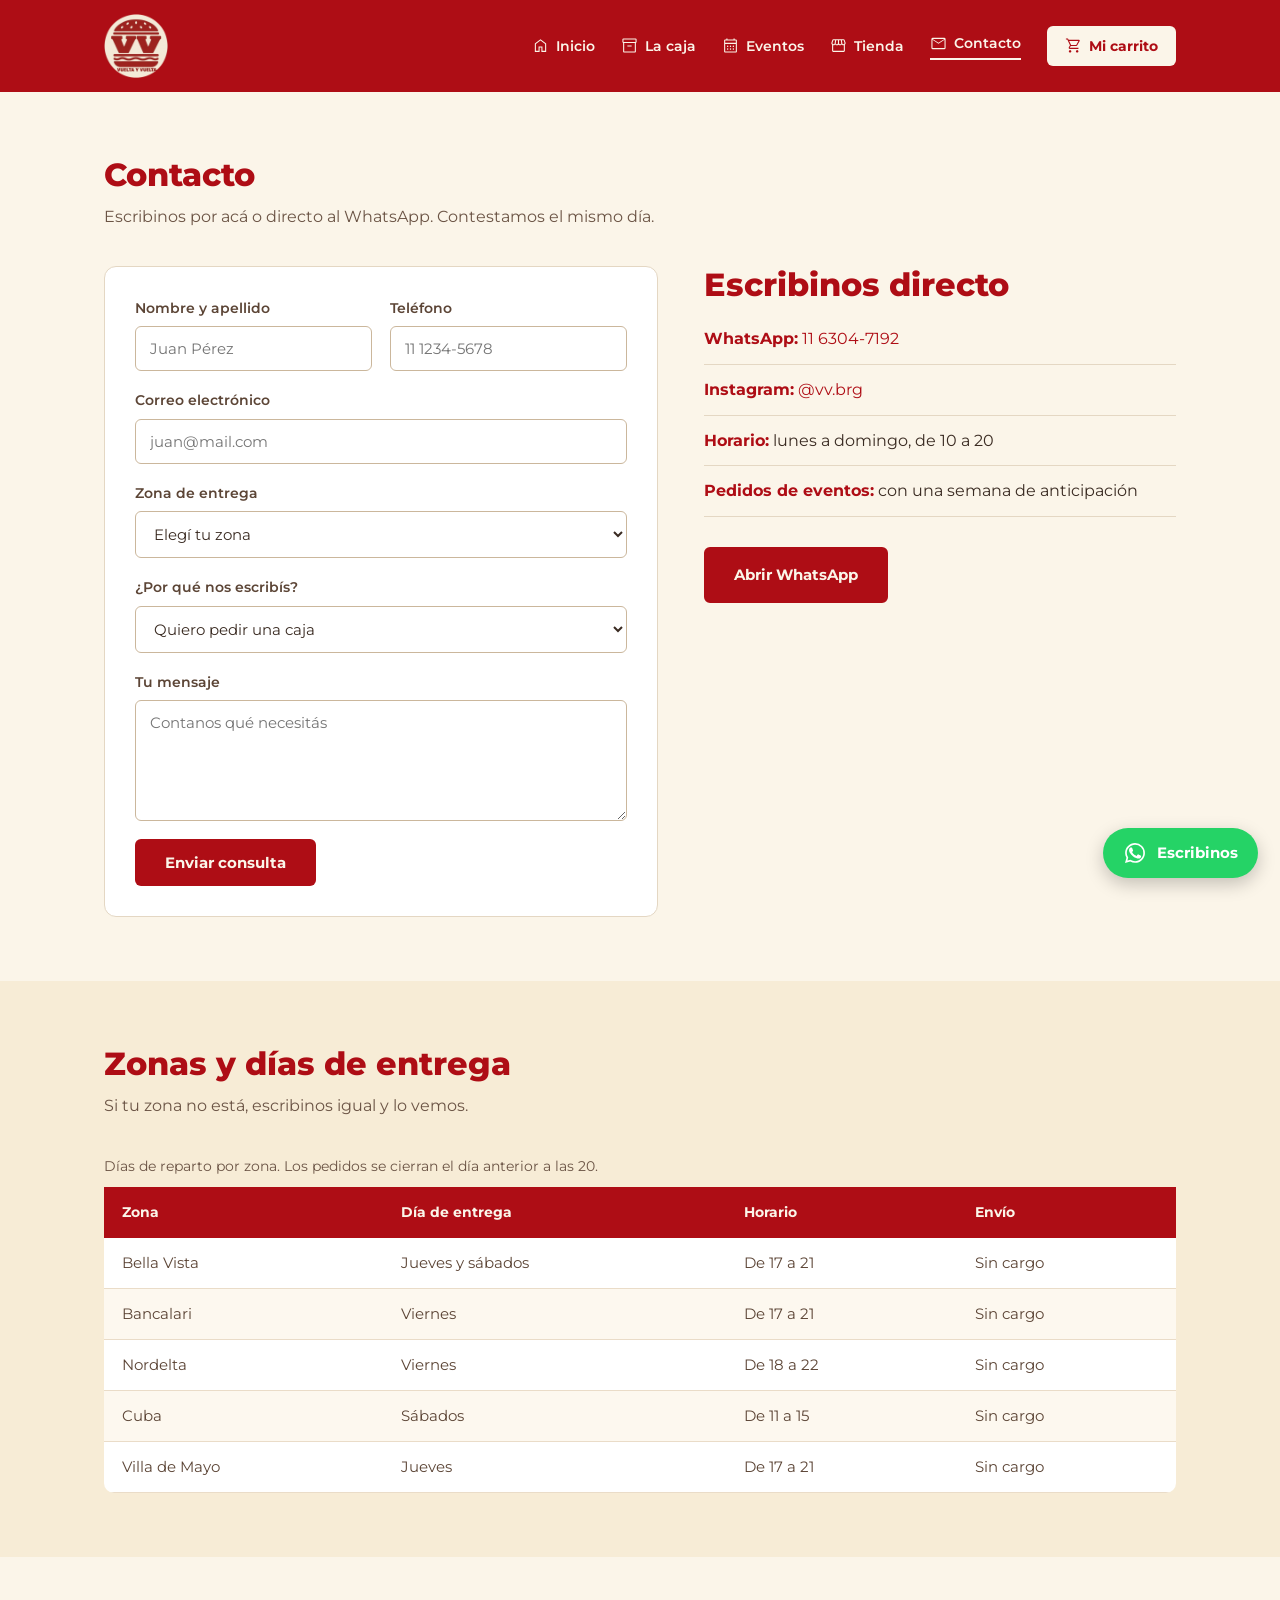
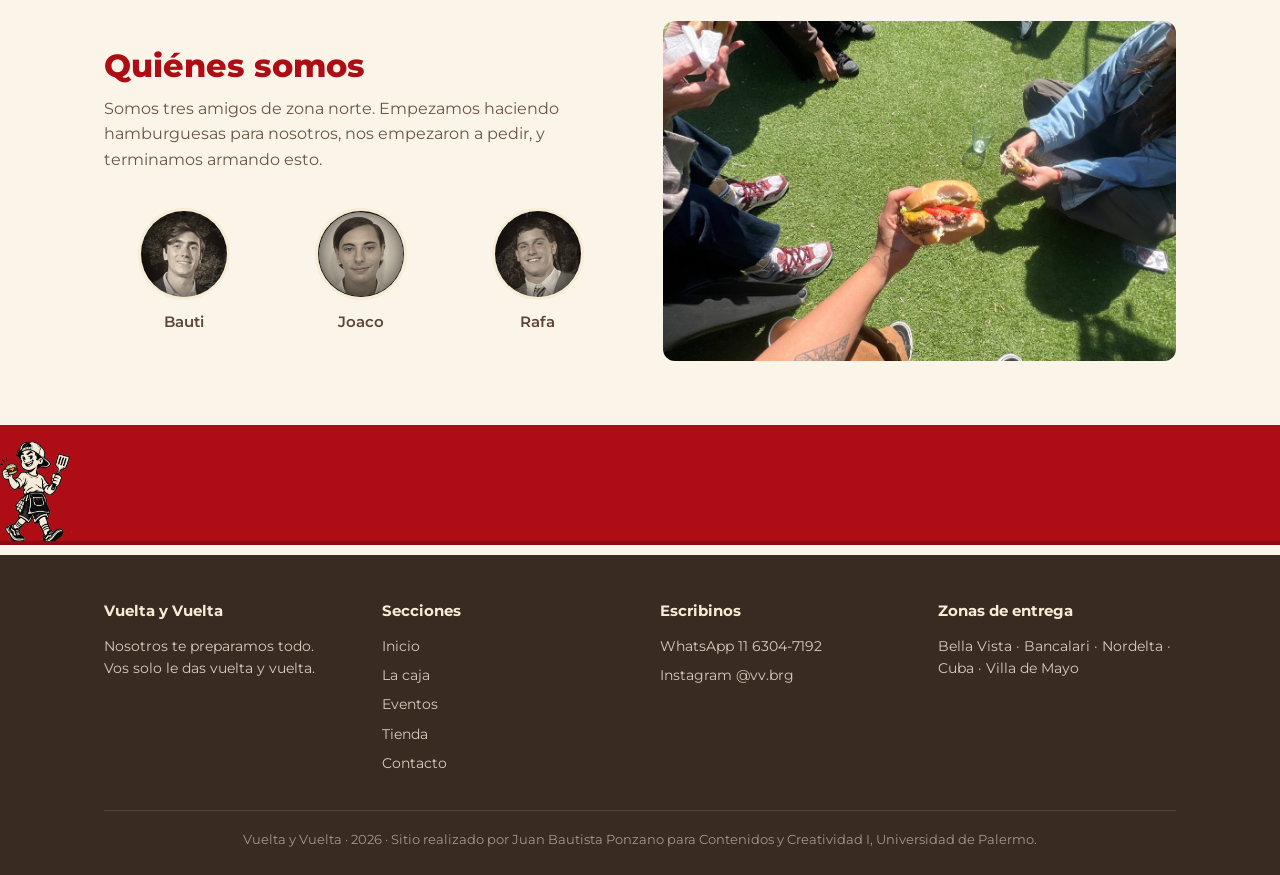
<file: contacto.html>
<!DOCTYPE html>
<html lang="es">
<head>
  <meta charset="UTF-8">
  <meta name="viewport" content="width=device-width, initial-scale=1.0">
  <title>Contacto · Vuelta y Vuelta</title>
  <link rel="preconnect" href="https://fonts.googleapis.com">
  <link rel="preconnect" href="https://fonts.gstatic.com" crossorigin>
  <link href="https://fonts.googleapis.com/css2?family=Montserrat:wght@400;600;700;800&display=swap" rel="stylesheet">
  <link rel="stylesheet" href="css/estilos.css">
</head>

<body>

  <!-- ===================== HEADER ===================== -->
  <header>
    <div class="contenedor barra">
      <div class="logo">
        <a href="index.html"><img src="img/logo.png" alt="Logo de Vuelta y Vuelta"></a>
      </div>
      <!-- Menú hamburguesa, hecho solo con HTML y CSS (sin JavaScript).
           El <input> queda invisible y el <label> es el botón de las tres
           rayitas: al tocarlo se tilda el checkbox, y el CSS usa ese estado
           para mostrar el menú. En computadora los dos están ocultos. -->
      <input type="checkbox" id="abrir-menu" class="abrir-menu">
      <label for="abrir-menu" class="boton-menu" aria-label="Abrir el menú">
        <span></span><span></span><span></span>
      </label>

      <nav class="menu">
        <ul>
          <li><a href="index.html"><svg viewBox="0 -960 960 960" aria-hidden="true"><path d="M220-180h150v-250h220v250h150v-390L480-765 220-570v390Zm-60 60v-480l320-240 320 240v480H530v-250H430v250H160Zm320-353Z"/></svg>Inicio</a></li>
          <li><a href="la-caja.html"><svg viewBox="0 -960 960 960" aria-hidden="true"><path d="M180-80q-24.75 0-42.37-17.63Q120-115.25 120-140v-483q-17-6-28.5-21.39T80-680v-140q0-24.75 17.63-42.38Q115.25-880 140-880h680q24.75 0 42.38 17.62Q880-844.75 880-820v140q0 20.22-11.5 35.61T840-623v483q0 24.75-17.62 42.37Q804.75-80 780-80H180Zm0-540v480h600v-480H180Zm-40-60h680v-140H140v140Zm220 260h240v-60H360v60Zm120 40Z"/></svg>La caja</a></li>
          <li><a href="eventos.html"><svg viewBox="0 -960 960 960" aria-hidden="true"><path d="M180-80q-24 0-42-18t-18-42v-620q0-24 18-42t42-18h65v-60h65v60h340v-60h65v60h65q24 0 42 18t18 42v620q0 24-18 42t-42 18H180Zm0-60h600v-430H180v430Zm0-490h600v-130H180v130Zm0 0v-130 130Zm300 230q-17 0-28.5-11.5T440-440q0-17 11.5-28.5T480-480q17 0 28.5 11.5T520-440q0 17-11.5 28.5T480-400Zm-188.5-11.5Q280-423 280-440t11.5-28.5Q303-480 320-480t28.5 11.5Q360-457 360-440t-11.5 28.5Q337-400 320-400t-28.5-11.5ZM640-400q-17 0-28.5-11.5T600-440q0-17 11.5-28.5T640-480q17 0 28.5 11.5T680-440q0 17-11.5 28.5T640-400ZM480-240q-17 0-28.5-11.5T440-280q0-17 11.5-28.5T480-320q17 0 28.5 11.5T520-280q0 17-11.5 28.5T480-240Zm-188.5-11.5Q280-263 280-280t11.5-28.5Q303-320 320-320t28.5 11.5Q360-297 360-280t-11.5 28.5Q337-240 320-240t-28.5-11.5ZM640-240q-17 0-28.5-11.5T600-280q0-17 11.5-28.5T640-320q17 0 28.5 11.5T680-280q0 17-11.5 28.5T640-240Z"/></svg>Eventos</a></li>
          <li><a href="tienda.html"><svg viewBox="0 -960 960 960" aria-hidden="true"><path d="M840-519v339q0 24-18 42t-42 18H179q-24 0-42-18t-18-42v-339q-28-24-37-59t2-70l43-135q8-27 28-42t46-15h553q28 0 49 15.5t29 41.5l44 135q11 35 1.5 70T840-519Zm-270-31q29 0 49-19t16-46l-25-165H510v165q0 26 17 45.5t43 19.5Zm-187 0q28 0 47.5-19t19.5-46v-165H350l-25 165q-4 26 14 45.5t44 19.5Zm-182 0q24 0 41.5-16.5T263-607l26-173H189l-46 146q-10 31 8 57.5t50 26.5Zm557 0q32 0 50.5-26t8.5-58l-46-146H671l26 173q3 24 20.5 40.5T758-550ZM179-180h601v-311q1 1-6.5 1H758q-25 0-47.5-10.5T666-533q-16 20-40 31.5T573-490q-30 0-51.5-8.5T480-527q-15 18-38 27.5t-52 9.5q-31 0-55-11t-41-32q-24 21-47 32t-46 11h-13.5q-6.5 0-8.5-1v311Zm601 0H179h601Z"/></svg>Tienda</a></li>
          <li><a href="contacto.html" class="activo"><svg viewBox="0 -960 960 960" aria-hidden="true"><path d="M140-160q-24 0-42-18t-18-42v-520q0-24 18-42t42-18h680q24 0 42 18t18 42v520q0 24-18 42t-42 18H140Zm340-302L140-685v465h680v-465L480-462Zm0-60 336-218H145l335 218ZM140-685v-55 520-465Z"/></svg>Contacto</a></li>
          <li><a href="carrito.html" class="pedir"><svg viewBox="0 -960 960 960" aria-hidden="true"><path d="M236-102.21q-21-21.21-21-51T236.21-204q21.21-21 51-21T338-203.79q21 21.21 21 51T337.79-102q-21.21 21-51 21T236-102.21Zm400 0q-21-21.21-21-51T636.21-204q21.21-21 51-21T738-203.79q21 21.21 21 51T737.79-102q-21.21 21-51 21T636-102.21ZM235-741l110 228h288l125-228H235Zm-30-60h589.07q22.97 0 34.95 21 11.98 21-.02 42L694-495q-11 19-28.56 30.5T627-453H324l-56 104h491v60H277q-42 0-60.5-28t.5-63l64-118-152-322H51v-60h117l37 79Zm140 288h288-288Z"/></svg>Mi carrito</a></li>
        </ul>
      </nav>
    </div>
  </header>

  <!-- ===================== FORMULARIO + DATOS ===================== -->
  <!-- Dos columnas: a la izquierda el <form>, a la derecha los datos directos -->
  <section class="seccion">
    <div class="contenedor">
      <h1 class="titulo">Contacto</h1>
      <p class="bajada">Escribinos por acá o directo al WhatsApp. Contestamos el mismo día.</p>
    </div>

    <div class="contenedor dos-columnas arriba">

      <!-- ---------- EL FORMULARIO (lo que pide la consigna) ---------- -->
      <div class="columna">
        <form action="#" method="post">

          <!-- Dos campos cortos en la misma fila -->
          <div class="fila-campos">
            <div class="campo">
              <label for="nombre">Nombre y apellido</label>
              <input type="text" id="nombre" name="nombre" placeholder="Juan Pérez" required>
            </div>
            <div class="campo">
              <label for="telefono">Teléfono</label>
              <input type="tel" id="telefono" name="telefono" placeholder="11 1234-5678" required>
            </div>
          </div>

          <!-- type="email" hace que el navegador valide solo que tenga arroba -->
          <div class="campo">
            <label for="mail">Correo electrónico</label>
            <input type="email" id="mail" name="mail" placeholder="juan@mail.com" required>
          </div>

          <!-- Un desplegable con las zonas de entrega -->
          <div class="campo">
            <label for="zona">Zona de entrega</label>
            <select id="zona" name="zona">
              <option value="">Elegí tu zona</option>
              <option value="bella-vista">Bella Vista</option>
              <option value="bancalari">Bancalari</option>
              <option value="nordelta">Nordelta</option>
              <option value="cuba">Cuba</option>
              <option value="villa-de-mayo">Villa de Mayo</option>
              <option value="otra">Otra zona</option>
            </select>
          </div>

          <!-- Otro desplegable: para qué escribe -->
          <div class="campo">
            <label for="motivo">¿Por qué nos escribís?</label>
            <select id="motivo" name="motivo">
              <option value="caja">Quiero pedir una caja</option>
              <option value="evento">Quiero presupuesto para un evento</option>
              <option value="otro">Otra consulta</option>
            </select>
          </div>

          <!-- textarea: para texto largo -->
          <div class="campo">
            <label for="mensaje">Tu mensaje</label>
            <textarea id="mensaje" name="mensaje" rows="5" placeholder="Contanos qué necesitás"></textarea>
          </div>

          <button type="submit">Enviar consulta</button>
        </form>
      </div>

      <!-- ---------- DATOS DIRECTOS ---------- -->
      <div class="columna">
        <h2 class="titulo">Escribinos directo</h2>
        <ul class="datos">
          <li><strong>WhatsApp:</strong> <a href="https://wa.me/5491163047192" target="_blank">11 6304-7192</a></li>
          <li><strong>Instagram:</strong> <a href="https://www.instagram.com/vv.brg/" target="_blank">@vv.brg</a></li>
          <li><strong>Horario:</strong> lunes a domingo, de 10 a 20</li>
          <li><strong>Pedidos de eventos:</strong> con una semana de anticipación</li>
        </ul>
        <a href="https://wa.me/5491163047192" class="boton" target="_blank">Abrir WhatsApp</a>
      </div>

    </div>
  </section>

  <!-- ===================== LA TABLA DE ZONAS (lo que pide la consigna) ===================== -->
  <section class="seccion seccion-crema">
    <div class="contenedor">
      <h2 class="titulo">Zonas y días de entrega</h2>
      <p class="bajada">Si tu zona no está, escribinos igual y lo vemos.</p>

      <table>
        <caption>Días de reparto por zona. Los pedidos se cierran el día anterior a las 20.</caption>

        <!-- thead: la fila de títulos de la tabla -->
        <thead>
          <tr>
            <th>Zona</th>
            <th>Día de entrega</th>
            <th>Horario</th>
            <th>Envío</th>
          </tr>
        </thead>

        <!-- tbody: las filas con los datos -->
        <tbody>
          <tr>
            <td>Bella Vista</td>
            <td>Jueves y sábados</td>
            <td>De 17 a 21</td>
            <td>Sin cargo</td>
          </tr>
          <tr>
            <td>Bancalari</td>
            <td>Viernes</td>
            <td>De 17 a 21</td>
            <td>Sin cargo</td>
          </tr>
          <tr>
            <td>Nordelta</td>
            <td>Viernes</td>
            <td>De 18 a 22</td>
            <td>Sin cargo</td>
          </tr>
          <tr>
            <td>Cuba</td>
            <td>Sábados</td>
            <td>De 11 a 15</td>
            <td>Sin cargo</td>
          </tr>
          <tr>
            <td>Villa de Mayo</td>
            <td>Jueves</td>
            <td>De 17 a 21</td>
            <td>Sin cargo</td>
          </tr>
        </tbody>
      </table>
    </div>
  </section>

  <!-- ===================== QUIÉNES SOMOS ===================== -->
  <section class="seccion">
    <div class="contenedor dos-columnas">
      <div class="columna">
        <h2 class="titulo">Quiénes somos</h2>
        <p class="bajada">Somos tres amigos de zona norte. Empezamos haciendo hamburguesas para
           nosotros, nos empezaron a pedir, y terminamos armando esto.</p>
        <!-- Las tres fotos de los socios. Van redondas: el border-radius: 50%
             del CSS recorta el cuadrado, y object-fit: cover evita que la cara
             se deforme. -->
        <div class="socios">
          <div class="socio">
            <img src="img/socio-bauti.jpg" alt="Bauti, uno de los tres socios">
            <p>Bauti</p>
          </div>
          <div class="socio">
            <img src="img/socio-joaco.jpg" alt="Joaco, uno de los tres socios">
            <p>Joaco</p>
          </div>
          <div class="socio">
            <img src="img/socio-rafa.jpg" alt="Rafa, uno de los tres socios">
            <p>Rafa</p>
          </div>
        </div>
      </div>
      <div class="columna">
        <img src="img/n-ronda.jpg" alt="Una ronda de amigos comiendo las hamburguesas">
      </div>
    </div>
  </section>


  <!-- ===================== FRANJA DEL PERSONAJE =====================
       El dibujo cruza la pantalla de izquierda a derecha, en bucle.
       Se hace con @keyframes y animation en el CSS, sin JavaScript. -->
  <div class="franja-personaje">
    <img src="img/personaje.png" alt="El personaje de Vuelta y Vuelta caminando con la espátula">
  </div>

  <!-- ===================== BOTÓN FLOTANTE DE WHATSAPP =====================
       position: fixed en el CSS: queda pegado abajo a la derecha y no se mueve
       con el scroll. El logo es un SVG escrito acá mismo. -->
  <a href="https://wa.me/5491163047192" class="wsp" target="_blank" aria-label="Escribinos por WhatsApp">
    <svg viewBox="0 0 24 24" aria-hidden="true"><path d="M17.47 14.38c-.3-.15-1.75-.86-2.02-.96-.27-.1-.47-.15-.67.15-.2.3-.77.96-.94 1.16-.17.2-.35.22-.64.07-.3-.15-1.25-.46-2.38-1.47-.88-.78-1.47-1.75-1.64-2.05-.17-.3-.02-.46.13-.6.13-.13.3-.35.45-.52.15-.17.2-.3.3-.5.1-.2.05-.37-.02-.52-.08-.15-.67-1.6-.92-2.2-.24-.58-.49-.5-.67-.51l-.57-.01c-.2 0-.52.07-.79.37-.27.3-1.04 1.01-1.04 2.47s1.06 2.86 1.21 3.06c.15.2 2.1 3.2 5.08 4.49.71.3 1.26.49 1.69.63.71.22 1.36.19 1.87.12.57-.09 1.75-.72 2-1.41.25-.69.25-1.28.17-1.41-.07-.12-.27-.2-.57-.35z"/><path d="M12.04 2C6.58 2 2.13 6.45 2.13 11.91c0 1.75.46 3.45 1.32 4.95L2 22l5.25-1.38a9.87 9.87 0 0 0 4.79 1.22h.01c5.46 0 9.91-4.45 9.91-9.91 0-2.65-1.03-5.14-2.9-7.01A9.82 9.82 0 0 0 12.04 2zm0 18.13h-.01a8.2 8.2 0 0 1-4.18-1.15l-.3-.18-3.12.82.83-3.04-.2-.31a8.17 8.17 0 0 1-1.26-4.36c0-4.54 3.7-8.23 8.25-8.23 2.2 0 4.27.86 5.83 2.41a8.19 8.19 0 0 1 2.41 5.83c0 4.54-3.7 8.21-8.25 8.21z"/></svg>
    <span>Escribinos</span>
  </a>

  <!-- ===================== FOOTER ===================== -->
  <footer>
    <div class="contenedor">
      <div class="footer-caja">
        <div class="footer-bloque">
          <h4>Vuelta y Vuelta</h4>
          <p>Nosotros te preparamos todo.<br>Vos solo le das vuelta y vuelta.</p>
        </div>
        <div class="footer-bloque">
          <h4>Secciones</h4>
          <a href="index.html">Inicio</a>
          <a href="la-caja.html">La caja</a>
          <a href="eventos.html">Eventos</a>
          <a href="tienda.html">Tienda</a>
          <a href="contacto.html">Contacto</a>
        </div>
        <div class="footer-bloque">
          <h4>Escribinos</h4>
          <a href="https://wa.me/5491163047192" target="_blank">WhatsApp 11 6304-7192</a>
          <a href="https://www.instagram.com/vv.brg/" target="_blank">Instagram @vv.brg</a>
        </div>
        <div class="footer-bloque">
          <h4>Zonas de entrega</h4>
          <p>Bella Vista · Bancalari · Nordelta · Cuba · Villa de Mayo</p>
        </div>
      </div>
      <p class="footer-fin">Vuelta y Vuelta · 2026 · Sitio realizado por Juan Bautista Ponzano para Contenidos y Creatividad I, Universidad de Palermo.</p>
    </div>
  </footer>

</body>
</html>
</file>
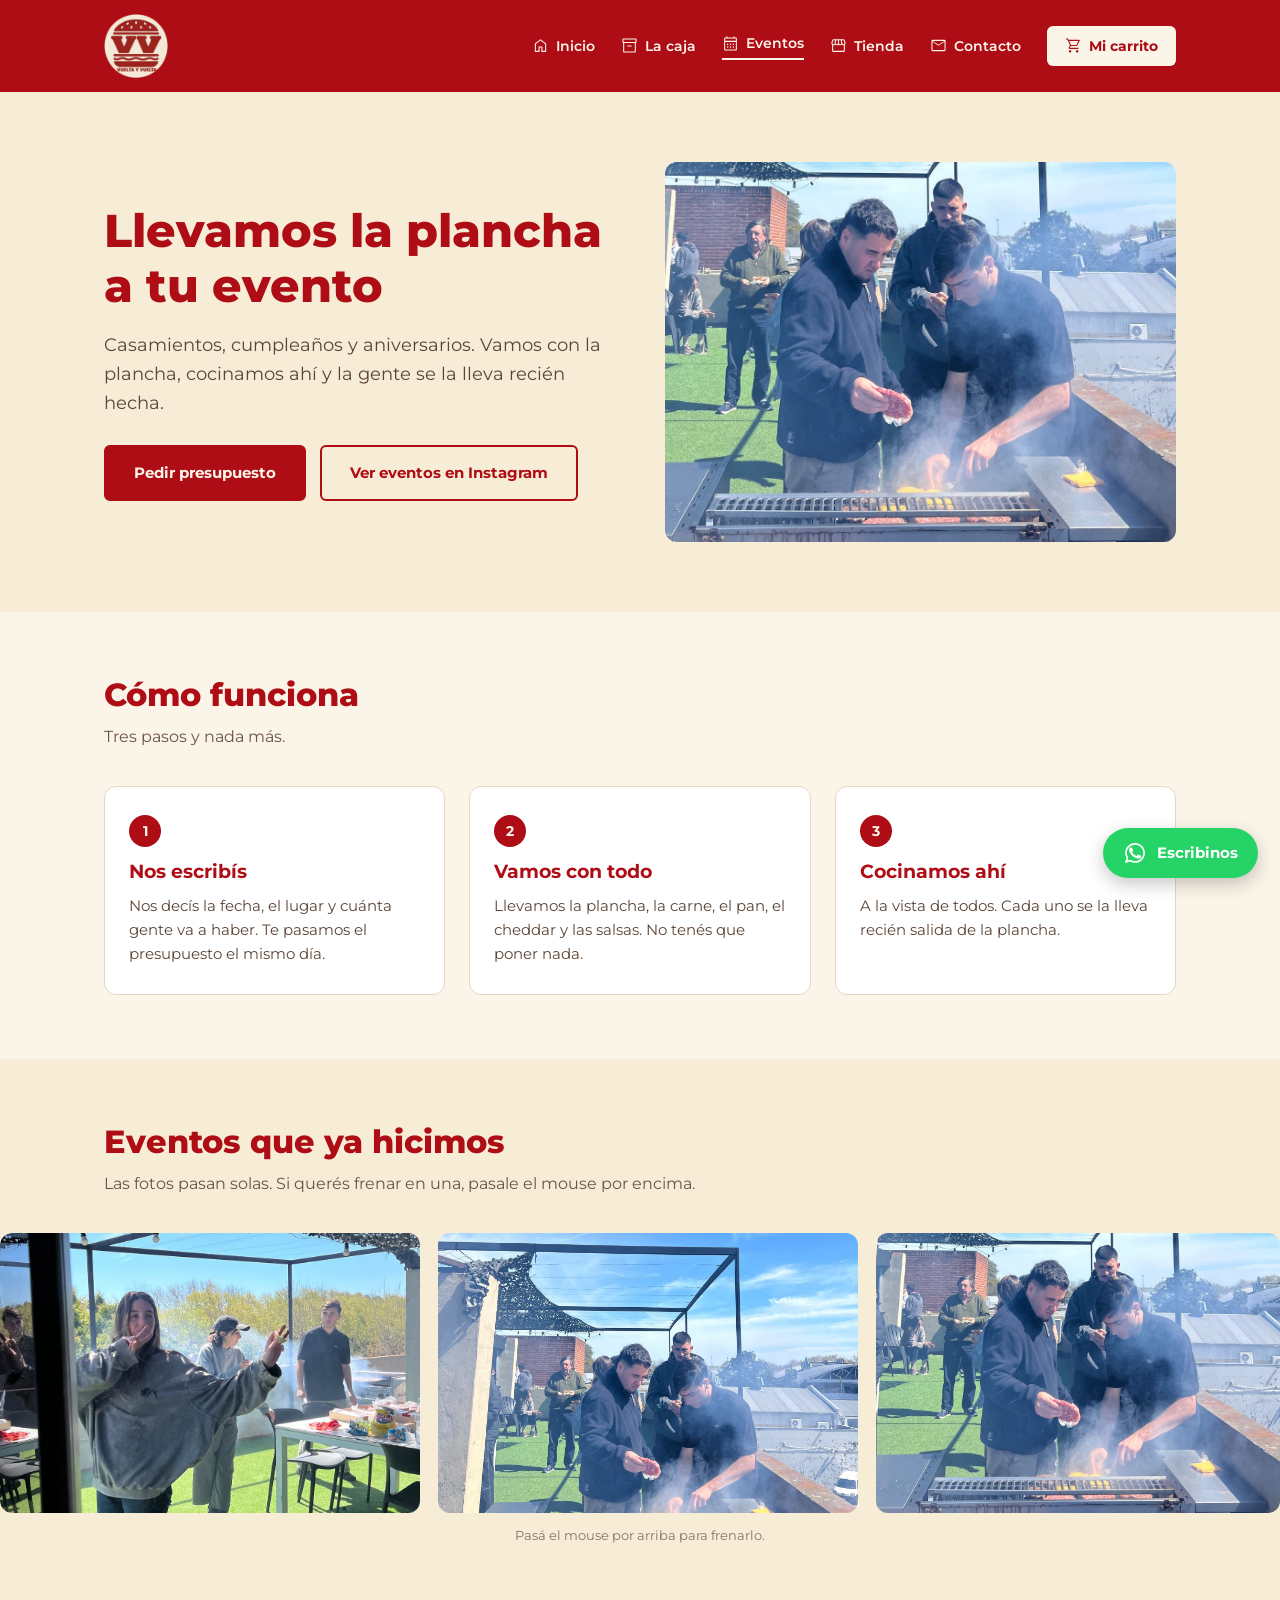
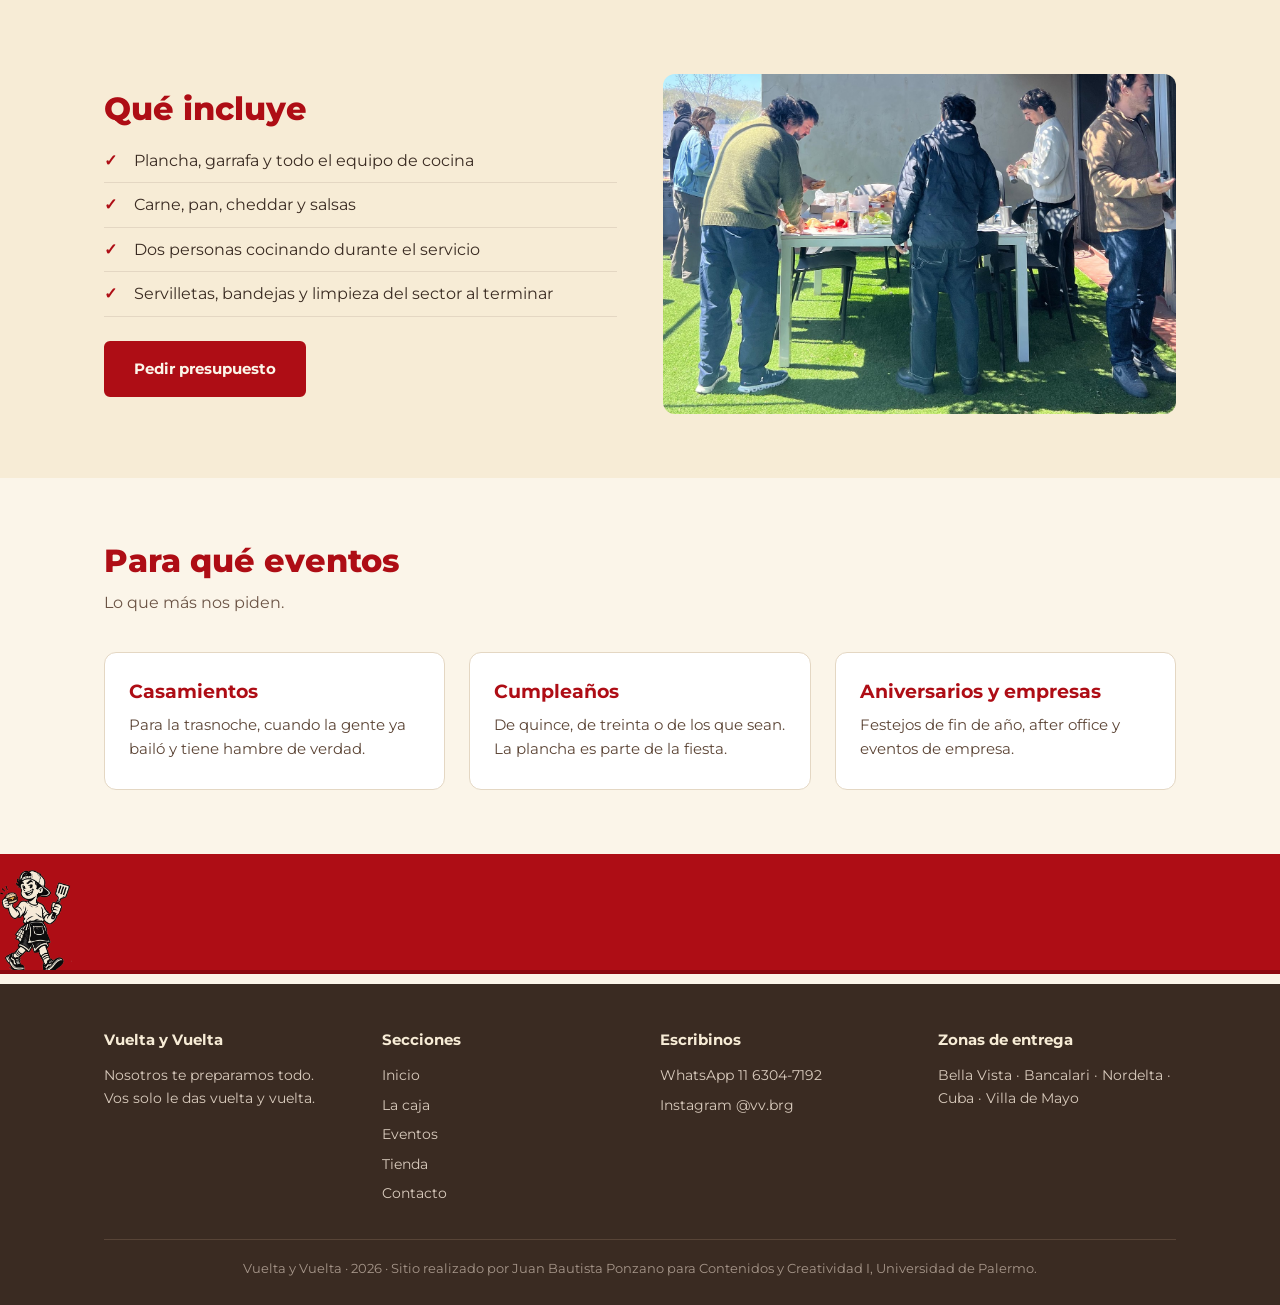
<file: eventos.html>
<!DOCTYPE html>
<html lang="es">
<head>
  <meta charset="UTF-8">
  <meta name="viewport" content="width=device-width, initial-scale=1.0">
  <title>Eventos · Vuelta y Vuelta</title>
  <link rel="preconnect" href="https://fonts.googleapis.com">
  <link rel="preconnect" href="https://fonts.gstatic.com" crossorigin>
  <link href="https://fonts.googleapis.com/css2?family=Montserrat:wght@400;600;700;800&display=swap" rel="stylesheet">
  <link rel="stylesheet" href="css/estilos.css">
</head>

<body>

  <!-- ===================== HEADER ===================== -->
  <header>
    <div class="contenedor barra">
      <div class="logo">
        <a href="index.html"><img src="img/logo.png" alt="Logo de Vuelta y Vuelta"></a>
      </div>
      <!-- Menú hamburguesa, hecho solo con HTML y CSS (sin JavaScript).
           El <input> queda invisible y el <label> es el botón de las tres
           rayitas: al tocarlo se tilda el checkbox, y el CSS usa ese estado
           para mostrar el menú. En computadora los dos están ocultos. -->
      <input type="checkbox" id="abrir-menu" class="abrir-menu">
      <label for="abrir-menu" class="boton-menu" aria-label="Abrir el menú">
        <span></span><span></span><span></span>
      </label>

      <nav class="menu">
        <ul>
          <li><a href="index.html"><svg viewBox="0 -960 960 960" aria-hidden="true"><path d="M220-180h150v-250h220v250h150v-390L480-765 220-570v390Zm-60 60v-480l320-240 320 240v480H530v-250H430v250H160Zm320-353Z"/></svg>Inicio</a></li>
          <li><a href="la-caja.html"><svg viewBox="0 -960 960 960" aria-hidden="true"><path d="M180-80q-24.75 0-42.37-17.63Q120-115.25 120-140v-483q-17-6-28.5-21.39T80-680v-140q0-24.75 17.63-42.38Q115.25-880 140-880h680q24.75 0 42.38 17.62Q880-844.75 880-820v140q0 20.22-11.5 35.61T840-623v483q0 24.75-17.62 42.37Q804.75-80 780-80H180Zm0-540v480h600v-480H180Zm-40-60h680v-140H140v140Zm220 260h240v-60H360v60Zm120 40Z"/></svg>La caja</a></li>
          <li><a href="eventos.html" class="activo"><svg viewBox="0 -960 960 960" aria-hidden="true"><path d="M180-80q-24 0-42-18t-18-42v-620q0-24 18-42t42-18h65v-60h65v60h340v-60h65v60h65q24 0 42 18t18 42v620q0 24-18 42t-42 18H180Zm0-60h600v-430H180v430Zm0-490h600v-130H180v130Zm0 0v-130 130Zm300 230q-17 0-28.5-11.5T440-440q0-17 11.5-28.5T480-480q17 0 28.5 11.5T520-440q0 17-11.5 28.5T480-400Zm-188.5-11.5Q280-423 280-440t11.5-28.5Q303-480 320-480t28.5 11.5Q360-457 360-440t-11.5 28.5Q337-400 320-400t-28.5-11.5ZM640-400q-17 0-28.5-11.5T600-440q0-17 11.5-28.5T640-480q17 0 28.5 11.5T680-440q0 17-11.5 28.5T640-400ZM480-240q-17 0-28.5-11.5T440-280q0-17 11.5-28.5T480-320q17 0 28.5 11.5T520-280q0 17-11.5 28.5T480-240Zm-188.5-11.5Q280-263 280-280t11.5-28.5Q303-320 320-320t28.5 11.5Q360-297 360-280t-11.5 28.5Q337-240 320-240t-28.5-11.5ZM640-240q-17 0-28.5-11.5T600-280q0-17 11.5-28.5T640-320q17 0 28.5 11.5T680-280q0 17-11.5 28.5T640-240Z"/></svg>Eventos</a></li>
          <li><a href="tienda.html"><svg viewBox="0 -960 960 960" aria-hidden="true"><path d="M840-519v339q0 24-18 42t-42 18H179q-24 0-42-18t-18-42v-339q-28-24-37-59t2-70l43-135q8-27 28-42t46-15h553q28 0 49 15.5t29 41.5l44 135q11 35 1.5 70T840-519Zm-270-31q29 0 49-19t16-46l-25-165H510v165q0 26 17 45.5t43 19.5Zm-187 0q28 0 47.5-19t19.5-46v-165H350l-25 165q-4 26 14 45.5t44 19.5Zm-182 0q24 0 41.5-16.5T263-607l26-173H189l-46 146q-10 31 8 57.5t50 26.5Zm557 0q32 0 50.5-26t8.5-58l-46-146H671l26 173q3 24 20.5 40.5T758-550ZM179-180h601v-311q1 1-6.5 1H758q-25 0-47.5-10.5T666-533q-16 20-40 31.5T573-490q-30 0-51.5-8.5T480-527q-15 18-38 27.5t-52 9.5q-31 0-55-11t-41-32q-24 21-47 32t-46 11h-13.5q-6.5 0-8.5-1v311Zm601 0H179h601Z"/></svg>Tienda</a></li>
          <li><a href="contacto.html"><svg viewBox="0 -960 960 960" aria-hidden="true"><path d="M140-160q-24 0-42-18t-18-42v-520q0-24 18-42t42-18h680q24 0 42 18t18 42v520q0 24-18 42t-42 18H140Zm340-302L140-685v465h680v-465L480-462Zm0-60 336-218H145l335 218ZM140-685v-55 520-465Z"/></svg>Contacto</a></li>
          <li><a href="carrito.html" class="pedir"><svg viewBox="0 -960 960 960" aria-hidden="true"><path d="M236-102.21q-21-21.21-21-51T236.21-204q21.21-21 51-21T338-203.79q21 21.21 21 51T337.79-102q-21.21 21-51 21T236-102.21Zm400 0q-21-21.21-21-51T636.21-204q21.21-21 51-21T738-203.79q21 21.21 21 51T737.79-102q-21.21 21-51 21T636-102.21ZM235-741l110 228h288l125-228H235Zm-30-60h589.07q22.97 0 34.95 21 11.98 21-.02 42L694-495q-11 19-28.56 30.5T627-453H324l-56 104h491v60H277q-42 0-60.5-28t.5-63l64-118-152-322H51v-60h117l37 79Zm140 288h288-288Z"/></svg>Mi carrito</a></li>
        </ul>
      </nav>
    </div>
  </header>

  <!-- ===================== HERO DE EVENTOS ===================== -->
  <section class="hero">
    <div class="contenedor hero-caja">
      <div class="hero-texto">
        <h1>Llevamos la plancha a tu evento</h1>
        <p>Casamientos, cumpleaños y aniversarios. Vamos con la plancha, cocinamos ahí
           y la gente se la lleva recién hecha.</p>
        <div class="hero-botones">
          <a href="contacto.html" class="boton">Pedir presupuesto</a>
          <a href="https://www.instagram.com/vv.brg/" class="boton-linea" target="_blank">Ver eventos en Instagram</a>
        </div>
      </div>
      <div class="hero-foto">
        <img src="img/f-evento2.jpg" alt="Dos de los socios cocinando sobre la plancha durante un evento, con los invitados atrás">
      </div>
    </div>
  </section>

  <!-- ===================== CÓMO FUNCIONA ===================== -->
  <section class="seccion">
    <div class="contenedor">
      <h2 class="titulo">Cómo funciona</h2>
      <p class="bajada">Tres pasos y nada más.</p>

      <div class="tarjetas">
        <article class="tarjeta">
          <span class="numero">1</span>
          <h3>Nos escribís</h3>
          <p>Nos decís la fecha, el lugar y cuánta gente va a haber. Te pasamos el presupuesto el mismo día.</p>
        </article>
        <article class="tarjeta">
          <span class="numero">2</span>
          <h3>Vamos con todo</h3>
          <p>Llevamos la plancha, la carne, el pan, el cheddar y las salsas. No tenés que poner nada.</p>
        </article>
        <article class="tarjeta">
          <span class="numero">3</span>
          <h3>Cocinamos ahí</h3>
          <p>A la vista de todos. Cada uno se la lleva recién salida de la plancha.</p>
        </article>
      </div>
    </div>
  </section>


  <!-- ===================== CARRUSEL AUTOMÁTICO =====================
       Las fotos pasan solas, sin que haya que tocar nada.
       Está hecho solo con CSS: ver el punto 16.2 de la hoja de estilos. -->
  <section class="seccion seccion-crema">
    <div class="contenedor">
      <h2 class="titulo">Eventos que ya hicimos</h2>
      <p class="bajada">Las fotos pasan solas. Si querés frenar en una, pasale el mouse por encima.</p>
    </div>

    <div class="carrusel">
      <div class="tira">
        <img src="img/n-evento-sena.jpg" alt="Una invitada entre el humo de la plancha">
        <img src="img/f-evento.jpg" alt="La plancha trabajando en un evento">
        <img src="img/f-evento2.jpg" alt="Cocinando a la vista de los invitados">
        <img src="img/f-gente.jpg" alt="Los invitados esperando su hamburguesa">
        <img src="img/n-pelota.jpg" alt="Un partido antes de comer">
        <!-- De acá para abajo se repiten las mismas fotos: es lo que
             hace que el carrusel parezca infinito. -->
        <img src="img/n-evento-sena.jpg" alt="" aria-hidden="true">
        <img src="img/f-evento.jpg" alt="" aria-hidden="true">
        <img src="img/f-evento2.jpg" alt="" aria-hidden="true">
        <img src="img/f-gente.jpg" alt="" aria-hidden="true">
        <img src="img/n-pelota.jpg" alt="" aria-hidden="true">
      </div>
    </div>

    <div class="contenedor">
      <p class="aviso-carrusel">Pasá el mouse por arriba para frenarlo.</p>
    </div>
  </section>

  <!-- ===================== QUÉ INCLUYE ===================== -->
  <section class="seccion seccion-crema">
    <div class="contenedor dos-columnas">
      <div class="columna">
        <h2 class="titulo">Qué incluye</h2>
        <ul class="lista-check">
          <li>Plancha, garrafa y todo el equipo de cocina</li>
          <li>Carne, pan, cheddar y salsas</li>
          <li>Dos personas cocinando durante el servicio</li>
          <li>Servilletas, bandejas y limpieza del sector al terminar</li>
        </ul>
        <a href="contacto.html" class="boton">Pedir presupuesto</a>
      </div>
      <div class="columna">
        <img src="img/f-mesa.jpg" alt="La mesa servida durante un evento">
      </div>
    </div>
  </section>

  <!-- ===================== PARA QUÉ EVENTOS ===================== -->
  <section class="seccion">
    <div class="contenedor">
      <h2 class="titulo">Para qué eventos</h2>
      <p class="bajada">Lo que más nos piden.</p>

      <div class="tarjetas">
        <article class="tarjeta">
          <h3>Casamientos</h3>
          <p>Para la trasnoche, cuando la gente ya bailó y tiene hambre de verdad.</p>
        </article>
        <article class="tarjeta">
          <h3>Cumpleaños</h3>
          <p>De quince, de treinta o de los que sean. La plancha es parte de la fiesta.</p>
        </article>
        <article class="tarjeta">
          <h3>Aniversarios y empresas</h3>
          <p>Festejos de fin de año, after office y eventos de empresa.</p>
        </article>
      </div>
    </div>
  </section>


  <!-- ===================== FRANJA DEL PERSONAJE =====================
       El dibujo cruza la pantalla de izquierda a derecha, en bucle.
       Se hace con @keyframes y animation en el CSS, sin JavaScript. -->
  <div class="franja-personaje">
    <img src="img/personaje.png" alt="El personaje de Vuelta y Vuelta caminando con la espátula">
  </div>

  <!-- ===================== BOTÓN FLOTANTE DE WHATSAPP =====================
       position: fixed en el CSS: queda pegado abajo a la derecha y no se mueve
       con el scroll. El logo es un SVG escrito acá mismo. -->
  <a href="https://wa.me/5491163047192" class="wsp" target="_blank" aria-label="Escribinos por WhatsApp">
    <svg viewBox="0 0 24 24" aria-hidden="true"><path d="M17.47 14.38c-.3-.15-1.75-.86-2.02-.96-.27-.1-.47-.15-.67.15-.2.3-.77.96-.94 1.16-.17.2-.35.22-.64.07-.3-.15-1.25-.46-2.38-1.47-.88-.78-1.47-1.75-1.64-2.05-.17-.3-.02-.46.13-.6.13-.13.3-.35.45-.52.15-.17.2-.3.3-.5.1-.2.05-.37-.02-.52-.08-.15-.67-1.6-.92-2.2-.24-.58-.49-.5-.67-.51l-.57-.01c-.2 0-.52.07-.79.37-.27.3-1.04 1.01-1.04 2.47s1.06 2.86 1.21 3.06c.15.2 2.1 3.2 5.08 4.49.71.3 1.26.49 1.69.63.71.22 1.36.19 1.87.12.57-.09 1.75-.72 2-1.41.25-.69.25-1.28.17-1.41-.07-.12-.27-.2-.57-.35z"/><path d="M12.04 2C6.58 2 2.13 6.45 2.13 11.91c0 1.75.46 3.45 1.32 4.95L2 22l5.25-1.38a9.87 9.87 0 0 0 4.79 1.22h.01c5.46 0 9.91-4.45 9.91-9.91 0-2.65-1.03-5.14-2.9-7.01A9.82 9.82 0 0 0 12.04 2zm0 18.13h-.01a8.2 8.2 0 0 1-4.18-1.15l-.3-.18-3.12.82.83-3.04-.2-.31a8.17 8.17 0 0 1-1.26-4.36c0-4.54 3.7-8.23 8.25-8.23 2.2 0 4.27.86 5.83 2.41a8.19 8.19 0 0 1 2.41 5.83c0 4.54-3.7 8.21-8.25 8.21z"/></svg>
    <span>Escribinos</span>
  </a>

  <!-- ===================== FOOTER ===================== -->
  <footer>
    <div class="contenedor">
      <div class="footer-caja">
        <div class="footer-bloque">
          <h4>Vuelta y Vuelta</h4>
          <p>Nosotros te preparamos todo.<br>Vos solo le das vuelta y vuelta.</p>
        </div>
        <div class="footer-bloque">
          <h4>Secciones</h4>
          <a href="index.html">Inicio</a>
          <a href="la-caja.html">La caja</a>
          <a href="eventos.html">Eventos</a>
          <a href="tienda.html">Tienda</a>
          <a href="contacto.html">Contacto</a>
        </div>
        <div class="footer-bloque">
          <h4>Escribinos</h4>
          <a href="https://wa.me/5491163047192" target="_blank">WhatsApp 11 6304-7192</a>
          <a href="https://www.instagram.com/vv.brg/" target="_blank">Instagram @vv.brg</a>
        </div>
        <div class="footer-bloque">
          <h4>Zonas de entrega</h4>
          <p>Bella Vista · Bancalari · Nordelta · Cuba · Villa de Mayo</p>
        </div>
      </div>
      <p class="footer-fin">Vuelta y Vuelta · 2026 · Sitio realizado por Juan Bautista Ponzano para Contenidos y Creatividad I, Universidad de Palermo.</p>
    </div>
  </footer>

</body>
</html>
</file>
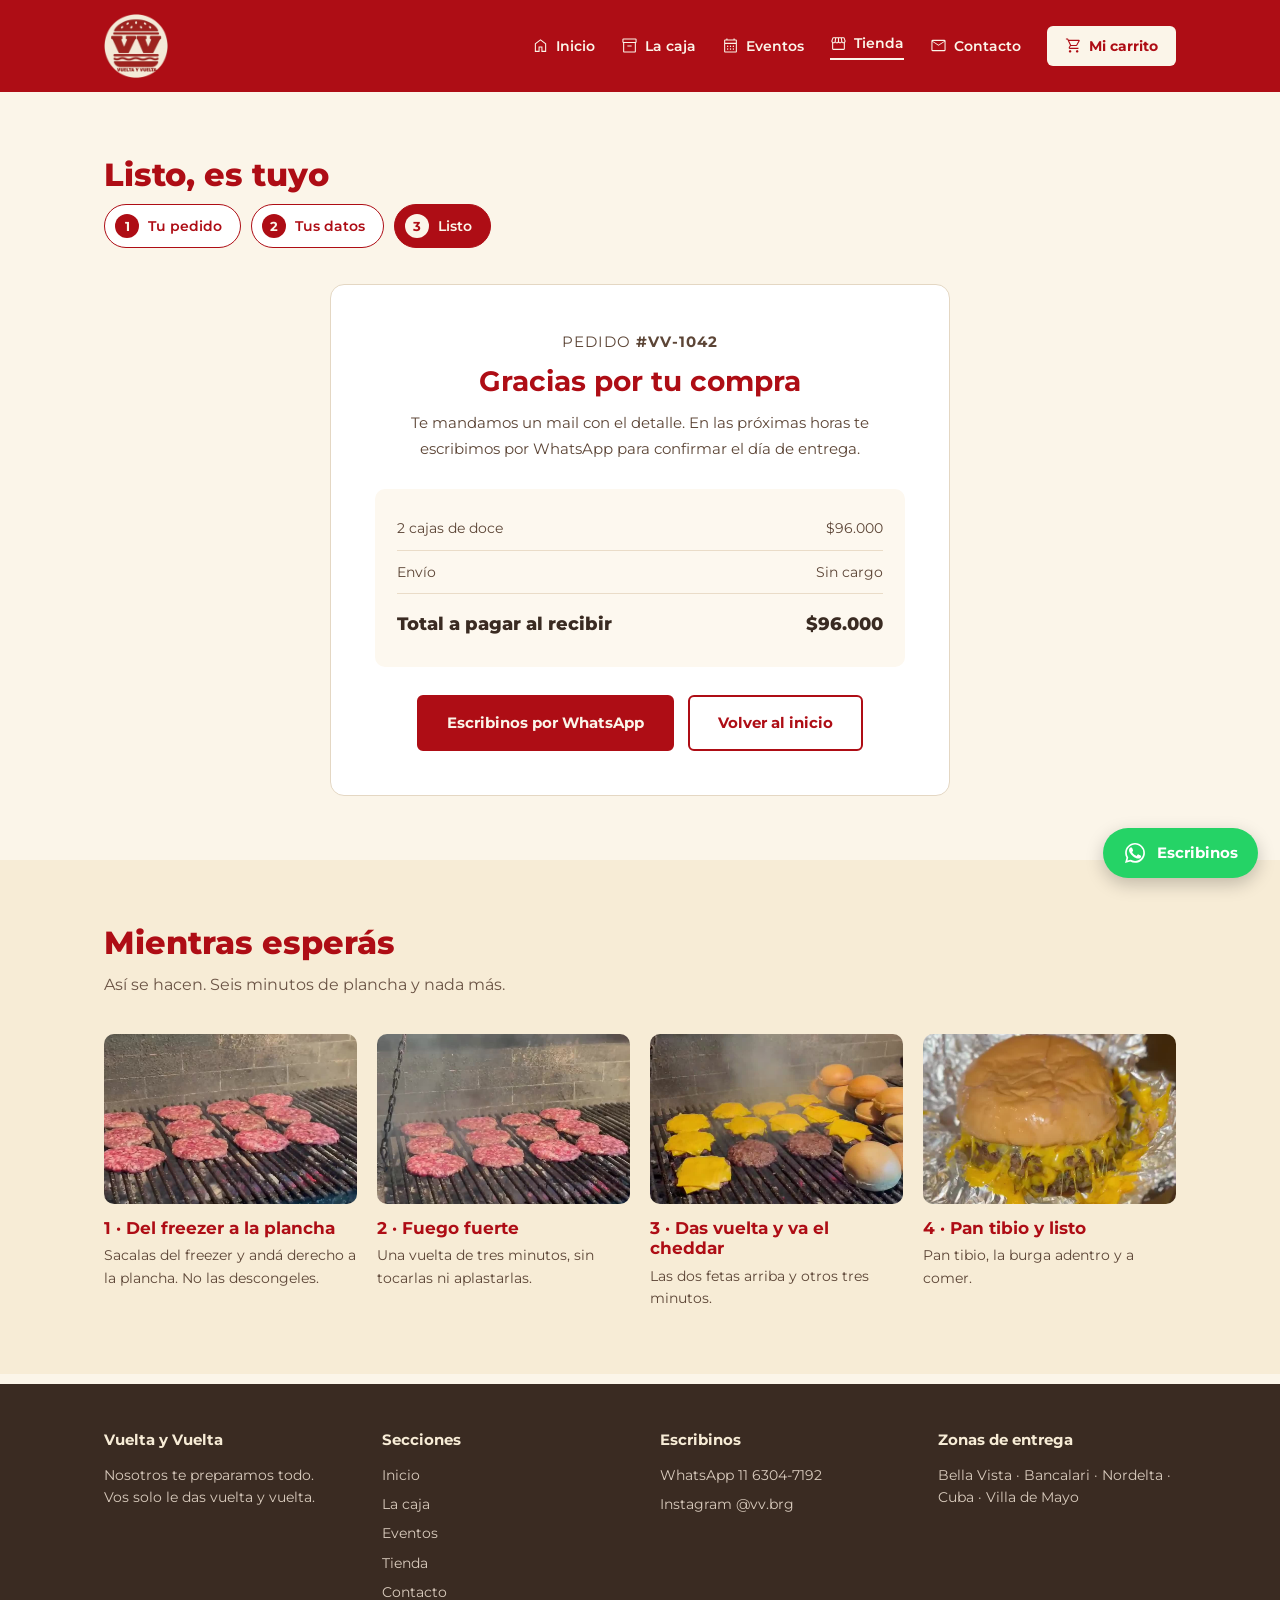
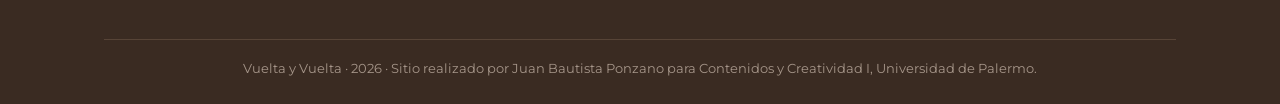
<file: gracias.html>
<!DOCTYPE html>
<html lang="es">
<head>
  <meta charset="UTF-8">
  <meta name="viewport" content="width=device-width, initial-scale=1.0">
  <title>Gracias por tu compra · Vuelta y Vuelta</title>

  <link rel="preconnect" href="https://fonts.googleapis.com">
  <link rel="preconnect" href="https://fonts.gstatic.com" crossorigin>
  <link href="https://fonts.googleapis.com/css2?family=Montserrat:wght@400;600;700;800&display=swap" rel="stylesheet">

  <link rel="stylesheet" href="css/estilos.css">
</head>

<body>

<header>
    <div class="contenedor barra">
      <div class="logo">
        <a href="index.html"><img src="img/logo.png" alt="Logo de Vuelta y Vuelta"></a>
      </div>
      <!-- Menú hamburguesa, hecho solo con HTML y CSS (sin JavaScript).
           El <input> queda invisible y el <label> es el botón de las tres
           rayitas: al tocarlo se tilda el checkbox, y el CSS usa ese estado
           para mostrar el menú. En computadora los dos están ocultos. -->
      <input type="checkbox" id="abrir-menu" class="abrir-menu">
      <label for="abrir-menu" class="boton-menu" aria-label="Abrir el menú">
        <span></span><span></span><span></span>
      </label>

      <nav class="menu">
        <ul>
          <li><a href="index.html"><svg viewBox="0 -960 960 960" aria-hidden="true"><path d="M220-180h150v-250h220v250h150v-390L480-765 220-570v390Zm-60 60v-480l320-240 320 240v480H530v-250H430v250H160Zm320-353Z"/></svg>Inicio</a></li>
          <li><a href="la-caja.html"><svg viewBox="0 -960 960 960" aria-hidden="true"><path d="M180-80q-24.75 0-42.37-17.63Q120-115.25 120-140v-483q-17-6-28.5-21.39T80-680v-140q0-24.75 17.63-42.38Q115.25-880 140-880h680q24.75 0 42.38 17.62Q880-844.75 880-820v140q0 20.22-11.5 35.61T840-623v483q0 24.75-17.62 42.37Q804.75-80 780-80H180Zm0-540v480h600v-480H180Zm-40-60h680v-140H140v140Zm220 260h240v-60H360v60Zm120 40Z"/></svg>La caja</a></li>
          <li><a href="eventos.html"><svg viewBox="0 -960 960 960" aria-hidden="true"><path d="M180-80q-24 0-42-18t-18-42v-620q0-24 18-42t42-18h65v-60h65v60h340v-60h65v60h65q24 0 42 18t18 42v620q0 24-18 42t-42 18H180Zm0-60h600v-430H180v430Zm0-490h600v-130H180v130Zm0 0v-130 130Zm300 230q-17 0-28.5-11.5T440-440q0-17 11.5-28.5T480-480q17 0 28.5 11.5T520-440q0 17-11.5 28.5T480-400Zm-188.5-11.5Q280-423 280-440t11.5-28.5Q303-480 320-480t28.5 11.5Q360-457 360-440t-11.5 28.5Q337-400 320-400t-28.5-11.5ZM640-400q-17 0-28.5-11.5T600-440q0-17 11.5-28.5T640-480q17 0 28.5 11.5T680-440q0 17-11.5 28.5T640-400ZM480-240q-17 0-28.5-11.5T440-280q0-17 11.5-28.5T480-320q17 0 28.5 11.5T520-280q0 17-11.5 28.5T480-240Zm-188.5-11.5Q280-263 280-280t11.5-28.5Q303-320 320-320t28.5 11.5Q360-297 360-280t-11.5 28.5Q337-240 320-240t-28.5-11.5ZM640-240q-17 0-28.5-11.5T600-280q0-17 11.5-28.5T640-320q17 0 28.5 11.5T680-280q0 17-11.5 28.5T640-240Z"/></svg>Eventos</a></li>
          <li><a href="tienda.html" class="activo"><svg viewBox="0 -960 960 960" aria-hidden="true"><path d="M840-519v339q0 24-18 42t-42 18H179q-24 0-42-18t-18-42v-339q-28-24-37-59t2-70l43-135q8-27 28-42t46-15h553q28 0 49 15.5t29 41.5l44 135q11 35 1.5 70T840-519Zm-270-31q29 0 49-19t16-46l-25-165H510v165q0 26 17 45.5t43 19.5Zm-187 0q28 0 47.5-19t19.5-46v-165H350l-25 165q-4 26 14 45.5t44 19.5Zm-182 0q24 0 41.5-16.5T263-607l26-173H189l-46 146q-10 31 8 57.5t50 26.5Zm557 0q32 0 50.5-26t8.5-58l-46-146H671l26 173q3 24 20.5 40.5T758-550ZM179-180h601v-311q1 1-6.5 1H758q-25 0-47.5-10.5T666-533q-16 20-40 31.5T573-490q-30 0-51.5-8.5T480-527q-15 18-38 27.5t-52 9.5q-31 0-55-11t-41-32q-24 21-47 32t-46 11h-13.5q-6.5 0-8.5-1v311Zm601 0H179h601Z"/></svg>Tienda</a></li>
          <li><a href="contacto.html"><svg viewBox="0 -960 960 960" aria-hidden="true"><path d="M140-160q-24 0-42-18t-18-42v-520q0-24 18-42t42-18h680q24 0 42 18t18 42v520q0 24-18 42t-42 18H140Zm340-302L140-685v465h680v-465L480-462Zm0-60 336-218H145l335 218ZM140-685v-55 520-465Z"/></svg>Contacto</a></li>
          <li><a href="carrito.html" class="pedir"><svg viewBox="0 -960 960 960" aria-hidden="true"><path d="M236-102.21q-21-21.21-21-51T236.21-204q21.21-21 51-21T338-203.79q21 21.21 21 51T337.79-102q-21.21 21-51 21T236-102.21Zm400 0q-21-21.21-21-51T636.21-204q21.21-21 51-21T738-203.79q21 21.21 21 51T737.79-102q-21.21 21-51 21T636-102.21ZM235-741l110 228h288l125-228H235Zm-30-60h589.07q22.97 0 34.95 21 11.98 21-.02 42L694-495q-11 19-28.56 30.5T627-453H324l-56 104h491v60H277q-42 0-60.5-28t.5-63l64-118-152-322H51v-60h117l37 79Zm140 288h288-288Z"/></svg>Mi carrito</a></li>
        </ul>
      </nav>
    </div>
  </header>

  <!-- ===================== CONFIRMACIÓN ===================== -->
  <section class="seccion">
    <div class="contenedor">
      <h1 class="titulo">Listo, es tuyo</h1>
      <ol class="pasos-compra">
        <li class="hecho"><span>1</span>Tu pedido</li>
        <li class="hecho"><span>2</span>Tus datos</li>
        <li class="actual"><span>3</span>Listo</li>
      </ol>

      <div class="gracias">
        <p class="gracias-pedido">Pedido <strong>#VV-1042</strong></p>
        <h2>Gracias por tu compra</h2>
        <p>Te mandamos un mail con el detalle. En las próximas horas te escribimos
           por WhatsApp para confirmar el día de entrega.</p>

        <div class="gracias-detalle">
          <p class="linea"><span>2 cajas de doce</span><span>$96.000</span></p>
          <p class="linea"><span>Envío</span><span>Sin cargo</span></p>
          <p class="linea total"><span>Total a pagar al recibir</span><span>$96.000</span></p>
        </div>

        <div class="gracias-botones">
          <a href="https://wa.me/5491163047192" class="boton" target="_blank">Escribinos por WhatsApp</a>
          <a href="index.html" class="boton-linea">Volver al inicio</a>
        </div>
      </div>
    </div>
  </section>

  <!-- ===================== MIENTRAS TANTO ===================== -->
  <section class="seccion seccion-crema">
    <div class="contenedor">
      <h2 class="titulo">Mientras esperás</h2>
      <p class="bajada">Así se hacen. Seis minutos de plancha y nada más.</p>
      <div class="pasos">
        <div class="paso">
          <img src="img/paso-1.jpg" alt="Los medallones recién puestos sobre la plancha">
          <h3>1 · Del freezer a la plancha</h3>
          <p>Sacalas del freezer y andá derecho a la plancha. No las descongeles.</p>
        </div>
        <div class="paso">
          <img src="img/paso-2.jpg" alt="Los medallones sellándose a fuego fuerte">
          <h3>2 · Fuego fuerte</h3>
          <p>Una vuelta de tres minutos, sin tocarlas ni aplastarlas.</p>
        </div>
        <div class="paso">
          <img src="img/paso-3.jpg" alt="El cheddar derritiéndose sobre la carne">
          <h3>3 · Das vuelta y va el cheddar</h3>
          <p>Las dos fetas arriba y otros tres minutos.</p>
        </div>
        <div class="paso">
          <img src="img/paso-4.jpg" alt="La hamburguesa armada y lista">
          <h3>4 · Pan tibio y listo</h3>
          <p>Pan tibio, la burga adentro y a comer.</p>
        </div>
      </div>
    </div>
  </section>


<!-- ===================== FOOTER ===================== -->
  <!-- Igual en las cuatro páginas -->
  <footer>
    <div class="contenedor">
      <div class="footer-caja">
        <div class="footer-bloque">
          <h4>Vuelta y Vuelta</h4>
          <p>Nosotros te preparamos todo.<br>Vos solo le das vuelta y vuelta.</p>
        </div>
        <div class="footer-bloque">
          <h4>Secciones</h4>
          <a href="index.html">Inicio</a>
          <a href="la-caja.html">La caja</a>
          <a href="eventos.html">Eventos</a>
          <a href="tienda.html">Tienda</a>
          <a href="contacto.html">Contacto</a>
        </div>
        <div class="footer-bloque">
          <h4>Escribinos</h4>
          <a href="https://wa.me/5491163047192" target="_blank">WhatsApp 11 6304-7192</a>
          <a href="https://www.instagram.com/vv.brg/" target="_blank">Instagram @vv.brg</a>
        </div>
        <div class="footer-bloque">
          <h4>Zonas de entrega</h4>
          <p>Bella Vista · Bancalari · Nordelta · Cuba · Villa de Mayo</p>
        </div>
      </div>
      <p class="footer-fin">Vuelta y Vuelta · 2026 · Sitio realizado por Juan Bautista Ponzano para Contenidos y Creatividad I, Universidad de Palermo.</p>
    </div>
  </footer>


  <!-- ===================== BOTÓN FLOTANTE DE WHATSAPP ===================== -->
  <a href="https://wa.me/5491163047192" class="wsp" target="_blank" aria-label="Escribinos por WhatsApp">
    <svg viewBox="0 0 24 24" aria-hidden="true"><path d="M17.47 14.38c-.3-.15-1.75-.86-2.02-.96-.27-.1-.47-.15-.67.15-.2.3-.77.96-.94 1.16-.17.2-.35.22-.64.07-.3-.15-1.25-.46-2.38-1.47-.88-.78-1.47-1.75-1.64-2.05-.17-.3-.02-.46.13-.61.13-.13.3-.35.45-.52.15-.17.2-.3.3-.5.1-.2.05-.37-.02-.52-.07-.15-.67-1.61-.92-2.2-.24-.58-.49-.5-.67-.51h-.57c-.2 0-.52.07-.79.37-.27.3-1.04 1.01-1.04 2.47s1.06 2.87 1.21 3.07c.15.2 2.09 3.2 5.07 4.49.71.3 1.26.49 1.69.63.71.22 1.36.19 1.87.12.57-.09 1.75-.72 2-1.41.25-.69.25-1.28.17-1.41-.07-.12-.27-.2-.57-.35Z"/><path d="M12.04 2C6.58 2 2.13 6.45 2.13 11.91c0 1.75.46 3.45 1.32 4.95L2 22l5.25-1.38a9.86 9.86 0 0 0 4.79 1.22h.01c5.46 0 9.91-4.45 9.91-9.91C21.96 6.45 17.5 2 12.04 2Zm0 18.02h-.01a8.2 8.2 0 0 1-4.18-1.15l-.3-.18-3.11.82.83-3.04-.2-.31a8.17 8.17 0 0 1-1.25-4.36c0-4.54 3.69-8.23 8.23-8.23 2.2 0 4.26.86 5.82 2.41a8.18 8.18 0 0 1 2.41 5.82c0 4.54-3.7 8.22-8.24 8.22Z"/></svg>
    <span>Escribinos</span>
  </a>

</body>
</html>
</file>
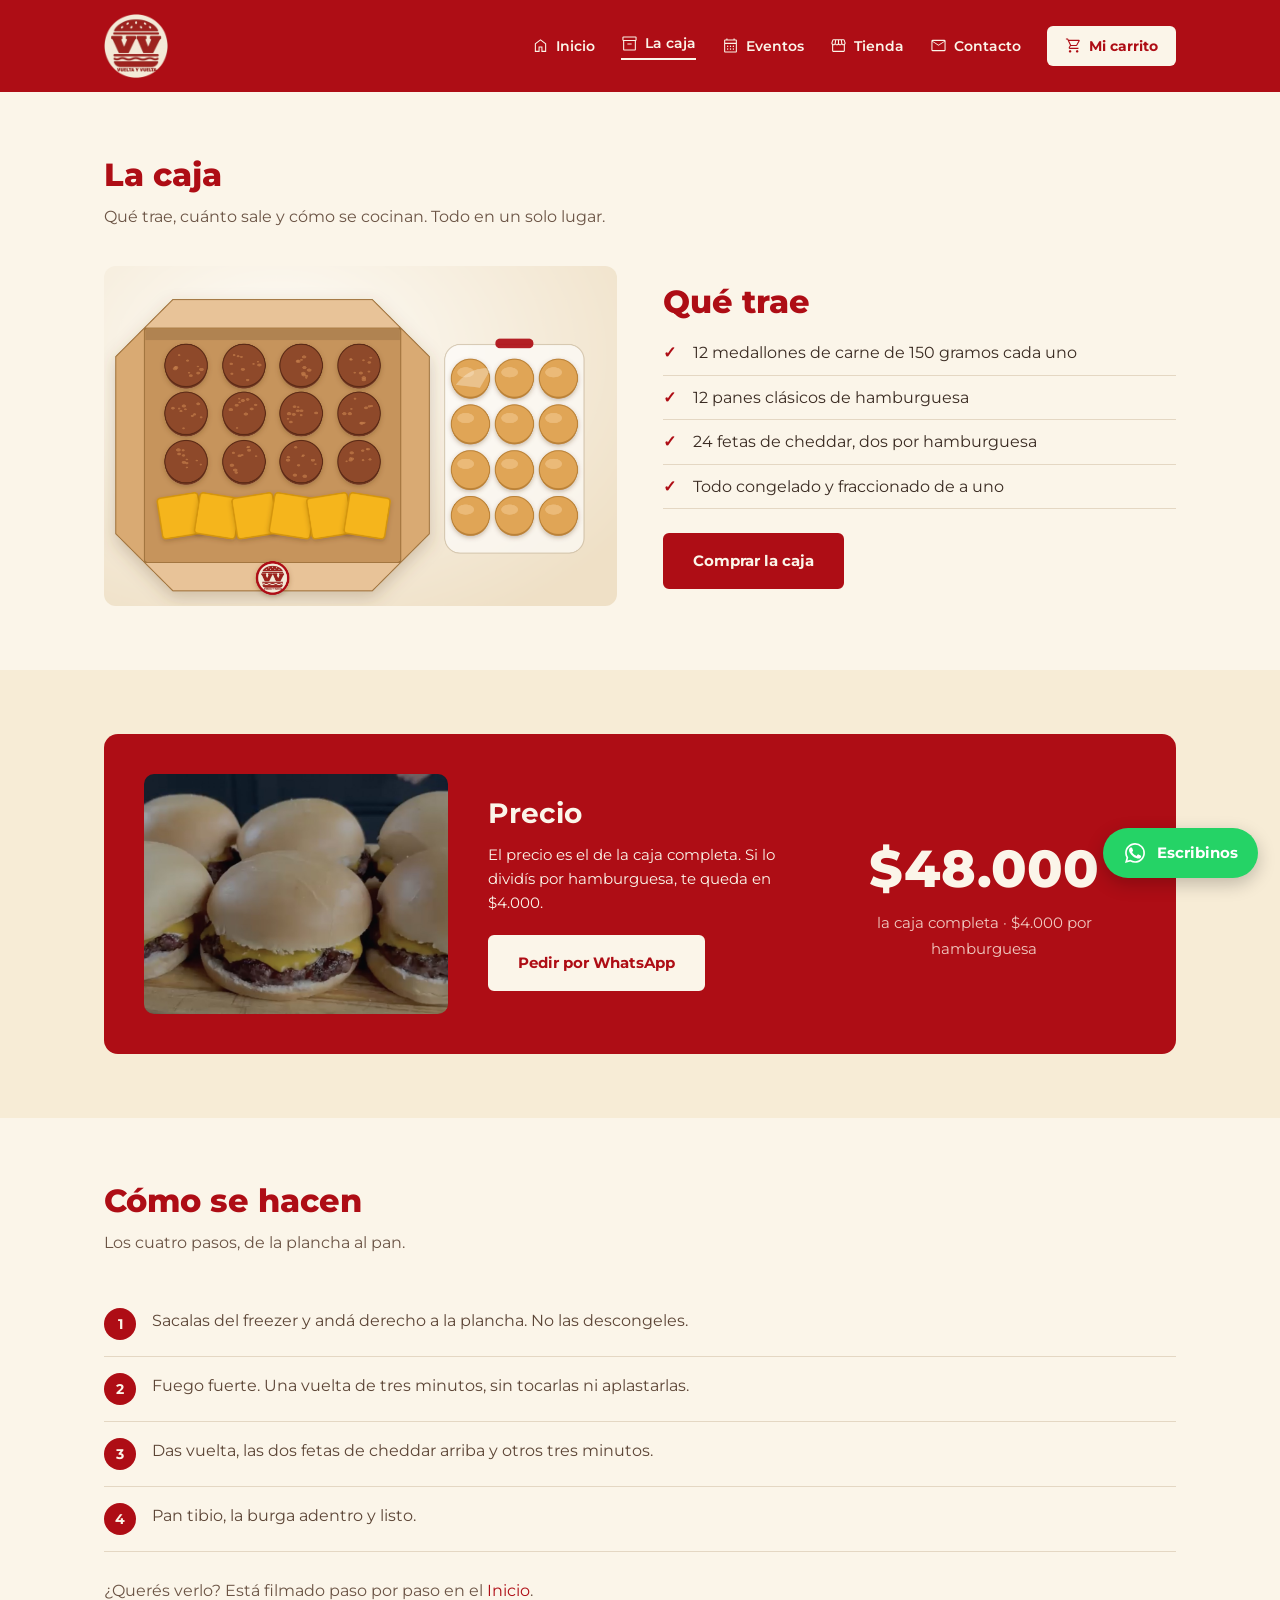
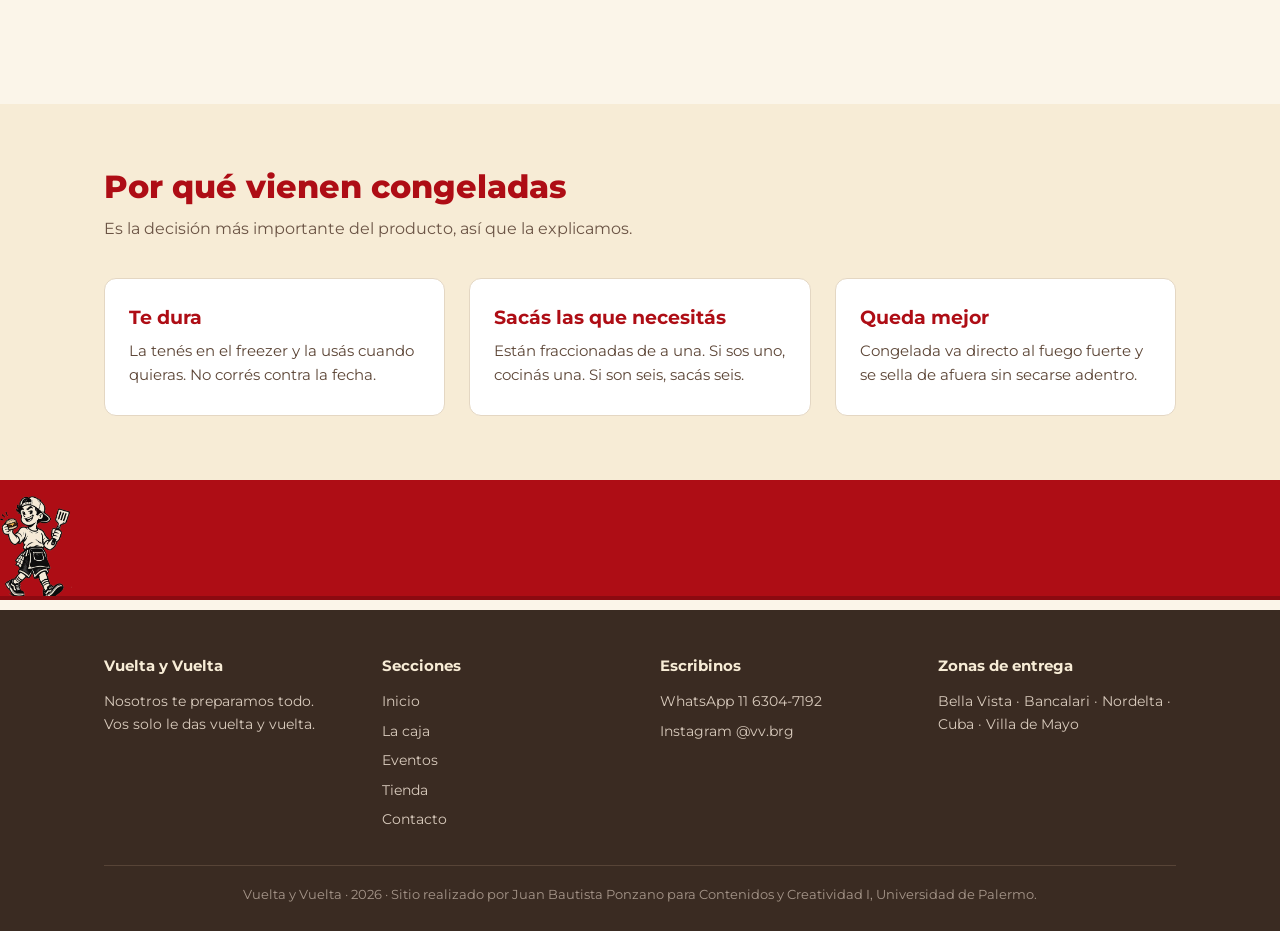
<file: la-caja.html>
<!DOCTYPE html>
<html lang="es">
<head>
  <meta charset="UTF-8">
  <meta name="viewport" content="width=device-width, initial-scale=1.0">
  <title>La caja · Vuelta y Vuelta</title>
  <link rel="preconnect" href="https://fonts.googleapis.com">
  <link rel="preconnect" href="https://fonts.gstatic.com" crossorigin>
  <link href="https://fonts.googleapis.com/css2?family=Montserrat:wght@400;600;700;800&display=swap" rel="stylesheet">
  <link rel="stylesheet" href="css/estilos.css">
</head>

<body>

  <!-- ===================== HEADER ===================== -->
  <!-- Mismo header que en Inicio. Ahora "La caja" lleva la clase activo. -->
  <header>
    <div class="contenedor barra">
      <div class="logo">
        <a href="index.html"><img src="img/logo.png" alt="Logo de Vuelta y Vuelta"></a>
      </div>
      <!-- Menú hamburguesa, hecho solo con HTML y CSS (sin JavaScript).
           El <input> queda invisible y el <label> es el botón de las tres
           rayitas: al tocarlo se tilda el checkbox, y el CSS usa ese estado
           para mostrar el menú. En computadora los dos están ocultos. -->
      <input type="checkbox" id="abrir-menu" class="abrir-menu">
      <label for="abrir-menu" class="boton-menu" aria-label="Abrir el menú">
        <span></span><span></span><span></span>
      </label>

      <nav class="menu">
        <ul>
          <li><a href="index.html"><svg viewBox="0 -960 960 960" aria-hidden="true"><path d="M220-180h150v-250h220v250h150v-390L480-765 220-570v390Zm-60 60v-480l320-240 320 240v480H530v-250H430v250H160Zm320-353Z"/></svg>Inicio</a></li>
          <li><a href="la-caja.html" class="activo"><svg viewBox="0 -960 960 960" aria-hidden="true"><path d="M180-80q-24.75 0-42.37-17.63Q120-115.25 120-140v-483q-17-6-28.5-21.39T80-680v-140q0-24.75 17.63-42.38Q115.25-880 140-880h680q24.75 0 42.38 17.62Q880-844.75 880-820v140q0 20.22-11.5 35.61T840-623v483q0 24.75-17.62 42.37Q804.75-80 780-80H180Zm0-540v480h600v-480H180Zm-40-60h680v-140H140v140Zm220 260h240v-60H360v60Zm120 40Z"/></svg>La caja</a></li>
          <li><a href="eventos.html"><svg viewBox="0 -960 960 960" aria-hidden="true"><path d="M180-80q-24 0-42-18t-18-42v-620q0-24 18-42t42-18h65v-60h65v60h340v-60h65v60h65q24 0 42 18t18 42v620q0 24-18 42t-42 18H180Zm0-60h600v-430H180v430Zm0-490h600v-130H180v130Zm0 0v-130 130Zm300 230q-17 0-28.5-11.5T440-440q0-17 11.5-28.5T480-480q17 0 28.5 11.5T520-440q0 17-11.5 28.5T480-400Zm-188.5-11.5Q280-423 280-440t11.5-28.5Q303-480 320-480t28.5 11.5Q360-457 360-440t-11.5 28.5Q337-400 320-400t-28.5-11.5ZM640-400q-17 0-28.5-11.5T600-440q0-17 11.5-28.5T640-480q17 0 28.5 11.5T680-440q0 17-11.5 28.5T640-400ZM480-240q-17 0-28.5-11.5T440-280q0-17 11.5-28.5T480-320q17 0 28.5 11.5T520-280q0 17-11.5 28.5T480-240Zm-188.5-11.5Q280-263 280-280t11.5-28.5Q303-320 320-320t28.5 11.5Q360-297 360-280t-11.5 28.5Q337-240 320-240t-28.5-11.5ZM640-240q-17 0-28.5-11.5T600-280q0-17 11.5-28.5T640-320q17 0 28.5 11.5T680-280q0 17-11.5 28.5T640-240Z"/></svg>Eventos</a></li>
          <li><a href="tienda.html"><svg viewBox="0 -960 960 960" aria-hidden="true"><path d="M840-519v339q0 24-18 42t-42 18H179q-24 0-42-18t-18-42v-339q-28-24-37-59t2-70l43-135q8-27 28-42t46-15h553q28 0 49 15.5t29 41.5l44 135q11 35 1.5 70T840-519Zm-270-31q29 0 49-19t16-46l-25-165H510v165q0 26 17 45.5t43 19.5Zm-187 0q28 0 47.5-19t19.5-46v-165H350l-25 165q-4 26 14 45.5t44 19.5Zm-182 0q24 0 41.5-16.5T263-607l26-173H189l-46 146q-10 31 8 57.5t50 26.5Zm557 0q32 0 50.5-26t8.5-58l-46-146H671l26 173q3 24 20.5 40.5T758-550ZM179-180h601v-311q1 1-6.5 1H758q-25 0-47.5-10.5T666-533q-16 20-40 31.5T573-490q-30 0-51.5-8.5T480-527q-15 18-38 27.5t-52 9.5q-31 0-55-11t-41-32q-24 21-47 32t-46 11h-13.5q-6.5 0-8.5-1v311Zm601 0H179h601Z"/></svg>Tienda</a></li>
          <li><a href="contacto.html"><svg viewBox="0 -960 960 960" aria-hidden="true"><path d="M140-160q-24 0-42-18t-18-42v-520q0-24 18-42t42-18h680q24 0 42 18t18 42v520q0 24-18 42t-42 18H140Zm340-302L140-685v465h680v-465L480-462Zm0-60 336-218H145l335 218ZM140-685v-55 520-465Z"/></svg>Contacto</a></li>
          <li><a href="carrito.html" class="pedir"><svg viewBox="0 -960 960 960" aria-hidden="true"><path d="M236-102.21q-21-21.21-21-51T236.21-204q21.21-21 51-21T338-203.79q21 21.21 21 51T337.79-102q-21.21 21-51 21T236-102.21Zm400 0q-21-21.21-21-51T636.21-204q21.21-21 51-21T738-203.79q21 21.21 21 51T737.79-102q-21.21 21-51 21T636-102.21ZM235-741l110 228h288l125-228H235Zm-30-60h589.07q22.97 0 34.95 21 11.98 21-.02 42L694-495q-11 19-28.56 30.5T627-453H324l-56 104h491v60H277q-42 0-60.5-28t.5-63l64-118-152-322H51v-60h117l37 79Zm140 288h288-288Z"/></svg>Mi carrito</a></li>
        </ul>
      </nav>
    </div>
  </header>

  <!-- ===================== PRODUCTO EN DETALLE ===================== -->
  <!-- Reutilizo el bloque .dos-columnas: foto a la izquierda, datos a la derecha -->
  <section class="seccion">
    <div class="contenedor">
      <h1 class="titulo">La caja</h1>
      <p class="bajada">Qué trae, cuánto sale y cómo se cocinan. Todo en un solo lugar.</p>
    </div>

    <div class="contenedor dos-columnas">
      <div class="columna">
        <!-- Ilustración propia, hecha en SVG con los colores de la marca.
             Reemplaza a la foto: en la foto real la caja se veía sobre una mesa
             con sombras y no se entendía qué traía adentro. -->
        <img src="img/caja-ilustracion.png" alt="Dibujo de la caja abierta: doce medallones y las fetas de cheddar adentro, y los doce panes en su bolsa, al lado">
      </div>
      <div class="columna">
        <h2 class="titulo">Qué trae</h2>
        <ul class="lista-check">
          <li>12 medallones de carne de 150 gramos cada uno</li>
          <li>12 panes clásicos de hamburguesa</li>
          <li>24 fetas de cheddar, dos por hamburguesa</li>
          <li>Todo congelado y fraccionado de a uno</li>
        </ul>
        <a href="tienda.html" class="boton">Comprar la caja</a>
      </div>
    </div>
  </section>

  <!-- ===================== PRECIO ===================== -->
  <section class="seccion seccion-crema">
    <div class="contenedor">
      <div class="precio-caja">
        <div class="precio-foto">
          <img src="img/f-burgers.jpg" alt="Las hamburguesas ya armadas sobre la tabla">
        </div>
        <div class="precio-texto">
          <h2>Precio</h2>
          <p>El precio es el de la caja completa. Si lo dividís por hamburguesa, te queda en $4.000.</p>
          <a href="https://wa.me/5491163047192" class="boton" target="_blank">Pedir por WhatsApp</a>
        </div>
        <div class="precio-numero">
          <span class="plata">$48.000</span>
          <span class="unidad">la caja completa · $4.000 por hamburguesa</span>
        </div>
      </div>
    </div>
  </section>

  <!-- ===================== CÓMO SE HACEN ===================== -->
  <section class="seccion">
    <div class="contenedor">
      <h2 class="titulo">Cómo se hacen</h2>
      <p class="bajada">Los cuatro pasos, de la plancha al pan.</p>

      <!-- Acá los pasos van en lista, sin fotos: en el Inicio ya están
           ilustrados y repetir las mismas cuatro fotos no suma nada. -->
      <ol class="pasos-lista">
        <li><span class="numero">1</span> Sacalas del freezer y andá derecho a la plancha. No las descongeles.</li>
        <li><span class="numero">2</span> Fuego fuerte. Una vuelta de tres minutos, sin tocarlas ni aplastarlas.</li>
        <li><span class="numero">3</span> Das vuelta, las dos fetas de cheddar arriba y otros tres minutos.</li>
        <li><span class="numero">4</span> Pan tibio, la burga adentro y listo.</li>
      </ol>

      <p class="bajada" style="margin-top:26px">¿Querés verlo? Está filmado paso por paso en el <a href="index.html">Inicio</a>.</p>
    </div>
  </section>

  <!-- ===================== POR QUÉ CONGELADAS ===================== -->
  <section class="seccion seccion-crema">
    <div class="contenedor">
      <h2 class="titulo">Por qué vienen congeladas</h2>
      <p class="bajada">Es la decisión más importante del producto, así que la explicamos.</p>

      <div class="tarjetas">
        <article class="tarjeta">
          <h3>Te dura</h3>
          <p>La tenés en el freezer y la usás cuando quieras. No corrés contra la fecha.</p>
        </article>
        <article class="tarjeta">
          <h3>Sacás las que necesitás</h3>
          <p>Están fraccionadas de a una. Si sos uno, cocinás una. Si son seis, sacás seis.</p>
        </article>
        <article class="tarjeta">
          <h3>Queda mejor</h3>
          <p>Congelada va directo al fuego fuerte y se sella de afuera sin secarse adentro.</p>
        </article>
      </div>
    </div>
  </section>


  <!-- ===================== FRANJA DEL PERSONAJE =====================
       El dibujo cruza la pantalla de izquierda a derecha, en bucle.
       Se hace con @keyframes y animation en el CSS, sin JavaScript. -->
  <div class="franja-personaje">
    <img src="img/personaje.png" alt="El personaje de Vuelta y Vuelta caminando con la espátula">
  </div>

  <!-- ===================== BOTÓN FLOTANTE DE WHATSAPP =====================
       position: fixed en el CSS: queda pegado abajo a la derecha y no se mueve
       con el scroll. El logo es un SVG escrito acá mismo. -->
  <a href="https://wa.me/5491163047192" class="wsp" target="_blank" aria-label="Escribinos por WhatsApp">
    <svg viewBox="0 0 24 24" aria-hidden="true"><path d="M17.47 14.38c-.3-.15-1.75-.86-2.02-.96-.27-.1-.47-.15-.67.15-.2.3-.77.96-.94 1.16-.17.2-.35.22-.64.07-.3-.15-1.25-.46-2.38-1.47-.88-.78-1.47-1.75-1.64-2.05-.17-.3-.02-.46.13-.6.13-.13.3-.35.45-.52.15-.17.2-.3.3-.5.1-.2.05-.37-.02-.52-.08-.15-.67-1.6-.92-2.2-.24-.58-.49-.5-.67-.51l-.57-.01c-.2 0-.52.07-.79.37-.27.3-1.04 1.01-1.04 2.47s1.06 2.86 1.21 3.06c.15.2 2.1 3.2 5.08 4.49.71.3 1.26.49 1.69.63.71.22 1.36.19 1.87.12.57-.09 1.75-.72 2-1.41.25-.69.25-1.28.17-1.41-.07-.12-.27-.2-.57-.35z"/><path d="M12.04 2C6.58 2 2.13 6.45 2.13 11.91c0 1.75.46 3.45 1.32 4.95L2 22l5.25-1.38a9.87 9.87 0 0 0 4.79 1.22h.01c5.46 0 9.91-4.45 9.91-9.91 0-2.65-1.03-5.14-2.9-7.01A9.82 9.82 0 0 0 12.04 2zm0 18.13h-.01a8.2 8.2 0 0 1-4.18-1.15l-.3-.18-3.12.82.83-3.04-.2-.31a8.17 8.17 0 0 1-1.26-4.36c0-4.54 3.7-8.23 8.25-8.23 2.2 0 4.27.86 5.83 2.41a8.19 8.19 0 0 1 2.41 5.83c0 4.54-3.7 8.21-8.25 8.21z"/></svg>
    <span>Escribinos</span>
  </a>

  <!-- ===================== FOOTER ===================== -->
  <footer>
    <div class="contenedor">
      <div class="footer-caja">
        <div class="footer-bloque">
          <h4>Vuelta y Vuelta</h4>
          <p>Nosotros te preparamos todo.<br>Vos solo le das vuelta y vuelta.</p>
        </div>
        <div class="footer-bloque">
          <h4>Secciones</h4>
          <a href="index.html">Inicio</a>
          <a href="la-caja.html">La caja</a>
          <a href="eventos.html">Eventos</a>
          <a href="tienda.html">Tienda</a>
          <a href="contacto.html">Contacto</a>
        </div>
        <div class="footer-bloque">
          <h4>Escribinos</h4>
          <a href="https://wa.me/5491163047192" target="_blank">WhatsApp 11 6304-7192</a>
          <a href="https://www.instagram.com/vv.brg/" target="_blank">Instagram @vv.brg</a>
        </div>
        <div class="footer-bloque">
          <h4>Zonas de entrega</h4>
          <p>Bella Vista · Bancalari · Nordelta · Cuba · Villa de Mayo</p>
        </div>
      </div>
      <p class="footer-fin">Vuelta y Vuelta · 2026 · Sitio realizado por Juan Bautista Ponzano para Contenidos y Creatividad I, Universidad de Palermo.</p>
    </div>
  </footer>

</body>
</html>
</file>
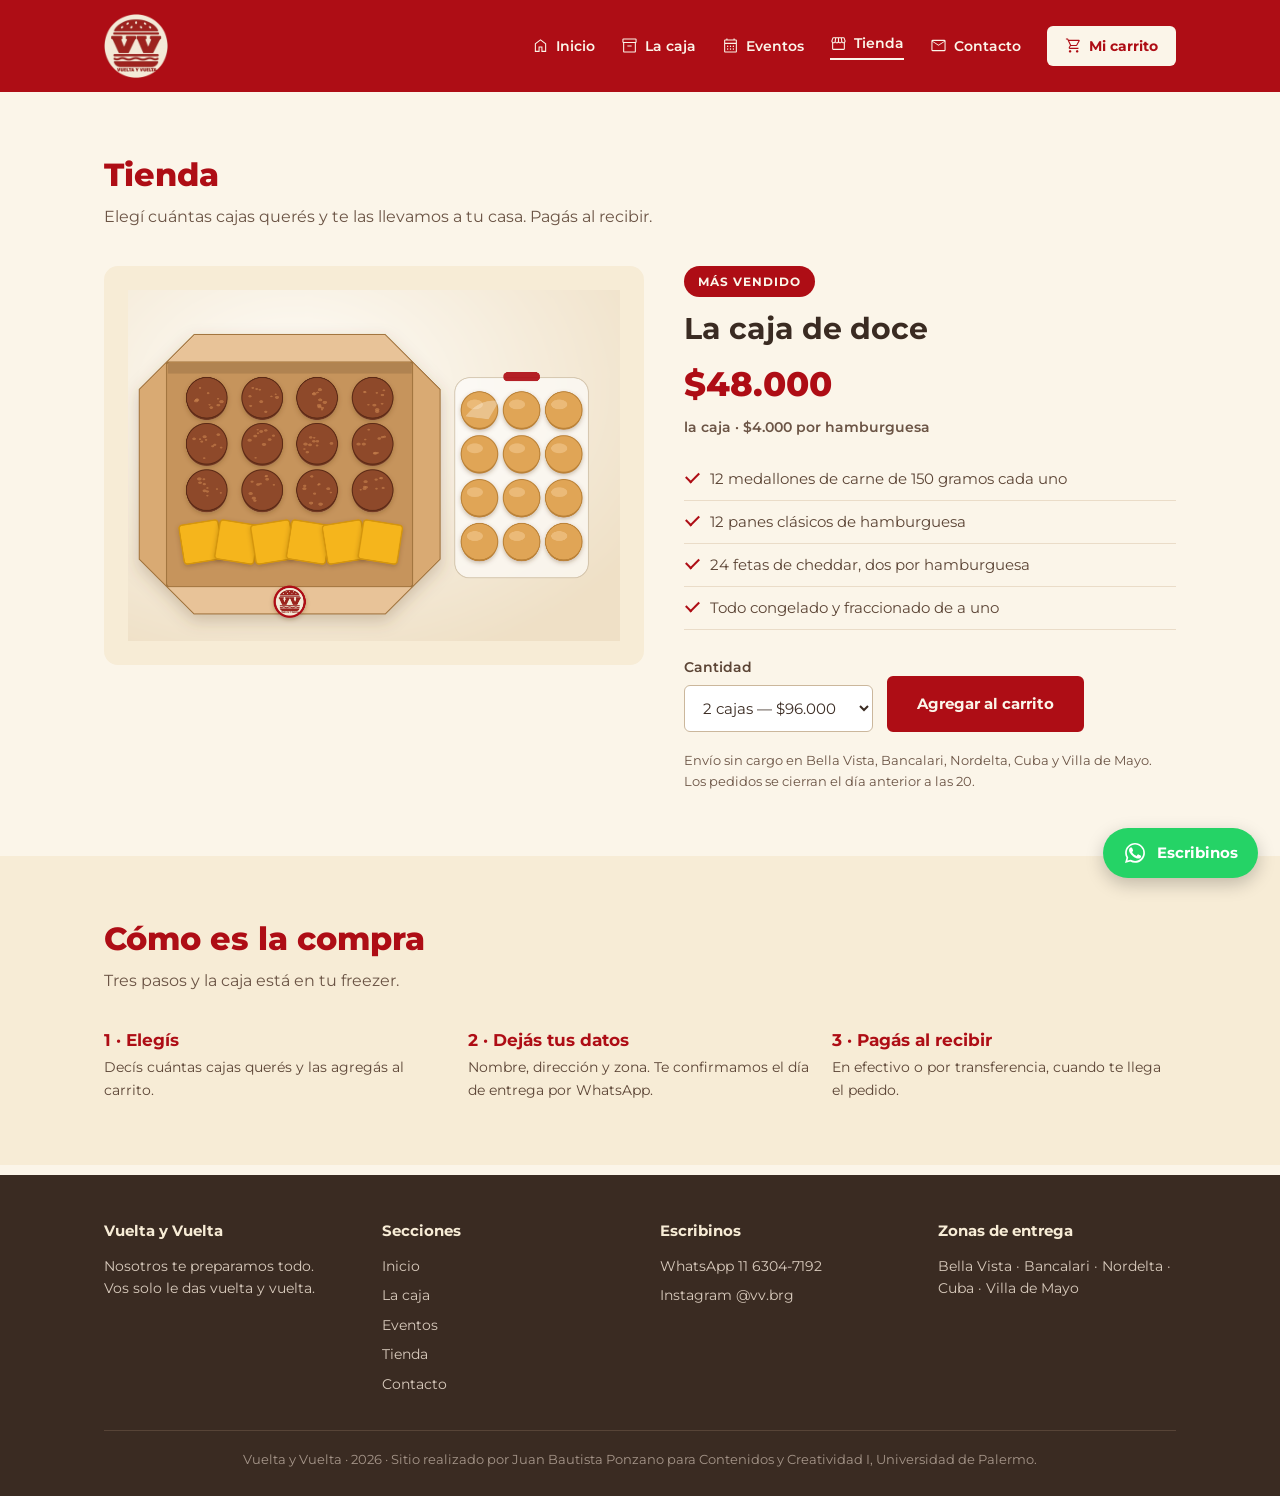
<file: tienda.html>
<!DOCTYPE html>
<html lang="es">
<head>
  <meta charset="UTF-8">
  <meta name="viewport" content="width=device-width, initial-scale=1.0">
  <title>Tienda · Vuelta y Vuelta</title>

  <link rel="preconnect" href="https://fonts.googleapis.com">
  <link rel="preconnect" href="https://fonts.gstatic.com" crossorigin>
  <link href="https://fonts.googleapis.com/css2?family=Montserrat:wght@400;600;700;800&display=swap" rel="stylesheet">

  <link rel="stylesheet" href="css/estilos.css">
</head>

<body>

<header>
    <div class="contenedor barra">
      <div class="logo">
        <a href="index.html"><img src="img/logo.png" alt="Logo de Vuelta y Vuelta"></a>
      </div>
      <!-- Menú hamburguesa, hecho solo con HTML y CSS (sin JavaScript).
           El <input> queda invisible y el <label> es el botón de las tres
           rayitas: al tocarlo se tilda el checkbox, y el CSS usa ese estado
           para mostrar el menú. En computadora los dos están ocultos. -->
      <input type="checkbox" id="abrir-menu" class="abrir-menu">
      <label for="abrir-menu" class="boton-menu" aria-label="Abrir el menú">
        <span></span><span></span><span></span>
      </label>

      <nav class="menu">
        <ul>
          <li><a href="index.html"><svg viewBox="0 -960 960 960" aria-hidden="true"><path d="M220-180h150v-250h220v250h150v-390L480-765 220-570v390Zm-60 60v-480l320-240 320 240v480H530v-250H430v250H160Zm320-353Z"/></svg>Inicio</a></li>
          <li><a href="la-caja.html"><svg viewBox="0 -960 960 960" aria-hidden="true"><path d="M180-80q-24.75 0-42.37-17.63Q120-115.25 120-140v-483q-17-6-28.5-21.39T80-680v-140q0-24.75 17.63-42.38Q115.25-880 140-880h680q24.75 0 42.38 17.62Q880-844.75 880-820v140q0 20.22-11.5 35.61T840-623v483q0 24.75-17.62 42.37Q804.75-80 780-80H180Zm0-540v480h600v-480H180Zm-40-60h680v-140H140v140Zm220 260h240v-60H360v60Zm120 40Z"/></svg>La caja</a></li>
          <li><a href="eventos.html"><svg viewBox="0 -960 960 960" aria-hidden="true"><path d="M180-80q-24 0-42-18t-18-42v-620q0-24 18-42t42-18h65v-60h65v60h340v-60h65v60h65q24 0 42 18t18 42v620q0 24-18 42t-42 18H180Zm0-60h600v-430H180v430Zm0-490h600v-130H180v130Zm0 0v-130 130Zm300 230q-17 0-28.5-11.5T440-440q0-17 11.5-28.5T480-480q17 0 28.5 11.5T520-440q0 17-11.5 28.5T480-400Zm-188.5-11.5Q280-423 280-440t11.5-28.5Q303-480 320-480t28.5 11.5Q360-457 360-440t-11.5 28.5Q337-400 320-400t-28.5-11.5ZM640-400q-17 0-28.5-11.5T600-440q0-17 11.5-28.5T640-480q17 0 28.5 11.5T680-440q0 17-11.5 28.5T640-400ZM480-240q-17 0-28.5-11.5T440-280q0-17 11.5-28.5T480-320q17 0 28.5 11.5T520-280q0 17-11.5 28.5T480-240Zm-188.5-11.5Q280-263 280-280t11.5-28.5Q303-320 320-320t28.5 11.5Q360-297 360-280t-11.5 28.5Q337-240 320-240t-28.5-11.5ZM640-240q-17 0-28.5-11.5T600-280q0-17 11.5-28.5T640-320q17 0 28.5 11.5T680-280q0 17-11.5 28.5T640-240Z"/></svg>Eventos</a></li>
          <li><a href="tienda.html" class="activo"><svg viewBox="0 -960 960 960" aria-hidden="true"><path d="M840-519v339q0 24-18 42t-42 18H179q-24 0-42-18t-18-42v-339q-28-24-37-59t2-70l43-135q8-27 28-42t46-15h553q28 0 49 15.5t29 41.5l44 135q11 35 1.5 70T840-519Zm-270-31q29 0 49-19t16-46l-25-165H510v165q0 26 17 45.5t43 19.5Zm-187 0q28 0 47.5-19t19.5-46v-165H350l-25 165q-4 26 14 45.5t44 19.5Zm-182 0q24 0 41.5-16.5T263-607l26-173H189l-46 146q-10 31 8 57.5t50 26.5Zm557 0q32 0 50.5-26t8.5-58l-46-146H671l26 173q3 24 20.5 40.5T758-550ZM179-180h601v-311q1 1-6.5 1H758q-25 0-47.5-10.5T666-533q-16 20-40 31.5T573-490q-30 0-51.5-8.5T480-527q-15 18-38 27.5t-52 9.5q-31 0-55-11t-41-32q-24 21-47 32t-46 11h-13.5q-6.5 0-8.5-1v311Zm601 0H179h601Z"/></svg>Tienda</a></li>
          <li><a href="contacto.html"><svg viewBox="0 -960 960 960" aria-hidden="true"><path d="M140-160q-24 0-42-18t-18-42v-520q0-24 18-42t42-18h680q24 0 42 18t18 42v520q0 24-18 42t-42 18H140Zm340-302L140-685v465h680v-465L480-462Zm0-60 336-218H145l335 218ZM140-685v-55 520-465Z"/></svg>Contacto</a></li>
          <li><a href="carrito.html" class="pedir"><svg viewBox="0 -960 960 960" aria-hidden="true"><path d="M236-102.21q-21-21.21-21-51T236.21-204q21.21-21 51-21T338-203.79q21 21.21 21 51T337.79-102q-21.21 21-51 21T236-102.21Zm400 0q-21-21.21-21-51T636.21-204q21.21-21 51-21T738-203.79q21 21.21 21 51T737.79-102q-21.21 21-51 21T636-102.21ZM235-741l110 228h288l125-228H235Zm-30-60h589.07q22.97 0 34.95 21 11.98 21-.02 42L694-495q-11 19-28.56 30.5T627-453H324l-56 104h491v60H277q-42 0-60.5-28t.5-63l64-118-152-322H51v-60h117l37 79Zm140 288h288-288Z"/></svg>Mi carrito</a></li>
        </ul>
      </nav>
    </div>
  </header>

  <!-- ===================== LA TIENDA ===================== -->
  <section class="seccion">
    <div class="contenedor">
      <h1 class="titulo">Tienda</h1>
      <p class="bajada">Elegí cuántas cajas querés y te las llevamos a tu casa. Pagás al recibir.</p>

      <!-- FLEXBOX: la foto a la izquierda y los datos del producto a la derecha -->
      <div class="producto">
        <div class="producto-foto">
          <img src="img/caja-ilustracion.png" alt="La caja abierta: doce medallones, las fetas de cheddar y los panes">
        </div>

        <div class="producto-datos">
          <span class="etiqueta">Más vendido</span>
          <h2>La caja de doce</h2>
          <p class="producto-precio">$48.000 <small>la caja · $4.000 por hamburguesa</small></p>

          <ul class="producto-lista">
            <li>12 medallones de carne de 150 gramos cada uno</li>
            <li>12 panes clásicos de hamburguesa</li>
            <li>24 fetas de cheddar, dos por hamburguesa</li>
            <li>Todo congelado y fraccionado de a uno</li>
          </ul>

          <!-- El selector de cantidad es un <select>, igual que los del
               formulario de Contacto. No hace falta JavaScript. -->
          <div class="producto-compra">
            <div class="campo-cantidad">
              <label for="cantidad">Cantidad</label>
              <select id="cantidad" name="cantidad">
                <option value="1">1 caja — $48.000</option>
                <option value="2" selected>2 cajas — $96.000</option>
                <option value="3">3 cajas — $144.000</option>
                <option value="4">4 cajas — $192.000</option>
              </select>
            </div>
            <a href="carrito.html" class="boton">Agregar al carrito</a>
          </div>

          <p class="producto-aviso">Envío sin cargo en Bella Vista, Bancalari, Nordelta, Cuba y Villa de Mayo.
             Los pedidos se cierran el día anterior a las 20.</p>
        </div>
      </div>
    </div>
  </section>

  <!-- ===================== CÓMO ES LA COMPRA ===================== -->
  <section class="seccion seccion-crema">
    <div class="contenedor">
      <h2 class="titulo">Cómo es la compra</h2>
      <p class="bajada">Tres pasos y la caja está en tu freezer.</p>

      <div class="pasos">
        <div class="paso">
          <h3>1 · Elegís</h3>
          <p>Decís cuántas cajas querés y las agregás al carrito.</p>
        </div>
        <div class="paso">
          <h3>2 · Dejás tus datos</h3>
          <p>Nombre, dirección y zona. Te confirmamos el día de entrega por WhatsApp.</p>
        </div>
        <div class="paso">
          <h3>3 · Pagás al recibir</h3>
          <p>En efectivo o por transferencia, cuando te llega el pedido.</p>
        </div>
      </div>
    </div>
  </section>


<!-- ===================== FOOTER ===================== -->
  <!-- Igual en las cuatro páginas -->
  <footer>
    <div class="contenedor">
      <div class="footer-caja">
        <div class="footer-bloque">
          <h4>Vuelta y Vuelta</h4>
          <p>Nosotros te preparamos todo.<br>Vos solo le das vuelta y vuelta.</p>
        </div>
        <div class="footer-bloque">
          <h4>Secciones</h4>
          <a href="index.html">Inicio</a>
          <a href="la-caja.html">La caja</a>
          <a href="eventos.html">Eventos</a>
          <a href="tienda.html">Tienda</a>
          <a href="contacto.html">Contacto</a>
        </div>
        <div class="footer-bloque">
          <h4>Escribinos</h4>
          <a href="https://wa.me/5491163047192" target="_blank">WhatsApp 11 6304-7192</a>
          <a href="https://www.instagram.com/vv.brg/" target="_blank">Instagram @vv.brg</a>
        </div>
        <div class="footer-bloque">
          <h4>Zonas de entrega</h4>
          <p>Bella Vista · Bancalari · Nordelta · Cuba · Villa de Mayo</p>
        </div>
      </div>
      <p class="footer-fin">Vuelta y Vuelta · 2026 · Sitio realizado por Juan Bautista Ponzano para Contenidos y Creatividad I, Universidad de Palermo.</p>
    </div>
  </footer>


  <!-- ===================== BOTÓN FLOTANTE DE WHATSAPP ===================== -->
  <a href="https://wa.me/5491163047192" class="wsp" target="_blank" aria-label="Escribinos por WhatsApp">
    <svg viewBox="0 0 24 24" aria-hidden="true"><path d="M17.47 14.38c-.3-.15-1.75-.86-2.02-.96-.27-.1-.47-.15-.67.15-.2.3-.77.96-.94 1.16-.17.2-.35.22-.64.07-.3-.15-1.25-.46-2.38-1.47-.88-.78-1.47-1.75-1.64-2.05-.17-.3-.02-.46.13-.61.13-.13.3-.35.45-.52.15-.17.2-.3.3-.5.1-.2.05-.37-.02-.52-.07-.15-.67-1.61-.92-2.2-.24-.58-.49-.5-.67-.51h-.57c-.2 0-.52.07-.79.37-.27.3-1.04 1.01-1.04 2.47s1.06 2.87 1.21 3.07c.15.2 2.09 3.2 5.07 4.49.71.3 1.26.49 1.69.63.71.22 1.36.19 1.87.12.57-.09 1.75-.72 2-1.41.25-.69.25-1.28.17-1.41-.07-.12-.27-.2-.57-.35Z"/><path d="M12.04 2C6.58 2 2.13 6.45 2.13 11.91c0 1.75.46 3.45 1.32 4.95L2 22l5.25-1.38a9.86 9.86 0 0 0 4.79 1.22h.01c5.46 0 9.91-4.45 9.91-9.91C21.96 6.45 17.5 2 12.04 2Zm0 18.02h-.01a8.2 8.2 0 0 1-4.18-1.15l-.3-.18-3.11.82.83-3.04-.2-.31a8.17 8.17 0 0 1-1.25-4.36c0-4.54 3.69-8.23 8.23-8.23 2.2 0 4.26.86 5.82 2.41a8.18 8.18 0 0 1 2.41 5.82c0 4.54-3.7 8.22-8.24 8.22Z"/></svg>
    <span>Escribinos</span>
  </a>

</body>
</html>
</file>
<file: css/estilos.css>
/* ==========================================================================
   VUELTA Y VUELTA — hoja de estilos única para las cuatro páginas
   Juan Bautista Ponzano · Contenidos y Creatividad I · Universidad de Palermo

   Paleta:  rojo #AE0D15 · crema #F7ECD6 · crema claro #FBF5E9 · marrón #785A46
   Tipografía: Montserrat (se carga desde Google Fonts en cada HTML)
   Maquetado: FLEXBOX en todos los bloques. No se usa CSS Grid.
   ========================================================================== */


/* --------------------------------------------------------------------------
   1. RESET
   Saca los márgenes que el navegador pone por defecto y hace que el padding
   no agrande las cajas (box-sizing). Es lo primero que conviene escribir.
   -------------------------------------------------------------------------- */

* {
  margin: 0;
  padding: 0;
  box-sizing: border-box;
}


/* --------------------------------------------------------------------------
   2. ESTILOS GENERALES
   -------------------------------------------------------------------------- */

body {
  font-family: 'Montserrat', Arial, sans-serif;
  background-color: #FBF5E9;
  color: #3A2B22;
  line-height: 1.6;
}

/* .contenedor centra el contenido y le pone un ancho máximo.
   Se repite en casi todos los bloques para que todo quede alineado. */
.contenedor {
  max-width: 1120px;
  margin: 0 auto;
  padding: 0 24px;
}

img {
  max-width: 100%;   /* que ninguna imagen se desborde de su caja */
  display: block;
}

a {
  text-decoration: none;
  color: #AE0D15;
}

h1, h2, h3 {
  line-height: 1.2;
}


/* --------------------------------------------------------------------------
   3. BOTONES
   Hay dos: el rojo lleno (acción principal) y el de contorno (secundaria).
   -------------------------------------------------------------------------- */

.boton {
  display: inline-block;
  background-color: #AE0D15;
  color: #FBF5E9;
  font-size: 15px;
  font-weight: 700;
  padding: 14px 28px;
  border-radius: 6px;
  border: 2px solid #AE0D15;
}

.boton:hover {
  background-color: #8C0A11;
  border-color: #8C0A11;
}

.boton-linea {
  display: inline-block;
  background-color: transparent;
  color: #AE0D15;
  font-size: 15px;
  font-weight: 700;
  padding: 14px 28px;
  border-radius: 6px;
  border: 2px solid #AE0D15;
}

.boton-linea:hover {
  background-color: #AE0D15;
  color: #FBF5E9;
}


/* --------------------------------------------------------------------------
   4. HEADER
   FLEXBOX nº 1: logo a la izquierda, menú a la derecha.
   justify-content: space-between los empuja a los extremos.
   align-items: center los alinea verticalmente.
   -------------------------------------------------------------------------- */

header {
  background-color: #AE0D15;
  padding: 14px 0;
  position: sticky;   /* el menú queda fijo arriba al hacer scroll */
  top: 0;
  z-index: 10;
}

.barra {
  display: flex;
  justify-content: space-between;
  align-items: center;
}

.logo img {
  height: 64px;      /* subido de 46px: la marca tiene que pesar más en la barra */
  width: auto;
}

/* El menú también es flex: pone los <li> en fila en vez de en columna. */
.menu ul {
  display: flex;
  align-items: center;
  gap: 26px;
  list-style: none;   /* saca los puntitos de la lista */
}

.menu a {
  color: #FBF5E9;
  font-size: 14px;
  font-weight: 600;
}

.menu a:hover {
  color: #F7ECD6;
  text-decoration: underline;
}

/* El ítem activo marca en qué página estoy parado. */
.menu .activo {
  border-bottom: 2px solid #FBF5E9;
  padding-bottom: 3px;
}

.menu .pedir {
  background-color: #FBF5E9;
  color: #AE0D15;
  padding: 9px 18px;
  border-radius: 6px;
  font-weight: 700;
}

.menu .pedir:hover {
  background-color: #F7ECD6;
  text-decoration: none;
}

/* El botón hamburguesa y su checkbox.
   En computadora no se ven: el menú ya entra entero en la barra.
   Solo aparecen en celular (ver 15.2). */
.abrir-menu {
  display: none;
}

.boton-menu {
  display: none;            /* se enciende en el media query de celular */
  flex-direction: column;
  justify-content: center;
  gap: 5px;
  width: 44px;
  height: 38px;
  padding: 0 7px;
  border-radius: 6px;
  cursor: pointer;
}

/* Las tres rayitas: tres <span> vacíos, uno arriba del otro. */
.boton-menu span {
  display: block;
  height: 3px;
  background-color: #FBF5E9;
  border-radius: 2px;
}

/* Cuando el menú está abierto, el botón queda marcado para que se note. */
.abrir-menu:checked ~ .boton-menu {
  background-color: rgba(251, 245, 233, 0.2);
}


/* --------------------------------------------------------------------------
   5. HERO
   FLEXBOX nº 2: texto a la izquierda, imagen a la derecha, en dos columnas.
   flex: 1 en cada hijo hace que se repartan el ancho por igual.
   -------------------------------------------------------------------------- */

.hero {
  background-color: #F7ECD6;
  padding: 70px 0;
}

.hero-caja {
  display: flex;
  align-items: center;
  gap: 50px;
}

.hero-texto {
  flex: 1;
}

.hero-foto {
  flex: 1;
}

.hero-foto img {
  border-radius: 12px;
  width: 100%;
  height: 380px;
  object-fit: cover;   /* recorta la foto sin deformarla */
}

.hero h1 {
  font-size: 46px;
  font-weight: 800;
  color: #AE0D15;
  margin-bottom: 18px;
}

.hero p {
  font-size: 18px;
  margin-bottom: 28px;
  color: #5C4536;
}

/* Los dos botones del hero, uno al lado del otro. */
.hero-botones {
  display: flex;
  gap: 14px;
}


/* --------------------------------------------------------------------------
   6. TÍTULOS DE SECCIÓN
   -------------------------------------------------------------------------- */

.seccion {
  padding: 64px 0;
}

.seccion-crema {
  background-color: #F7ECD6;
}

.titulo {
  font-size: 32px;
  font-weight: 800;
  color: #AE0D15;
  margin-bottom: 10px;
}

.bajada {
  font-size: 16px;
  color: #6B5445;
  margin-bottom: 36px;
}


/* --------------------------------------------------------------------------
   7. TARJETAS
   FLEXBOX nº 3: tres tarjetas en fila.
   flex-wrap: wrap permite que bajen solas si no entran.
   -------------------------------------------------------------------------- */

.tarjetas {
  display: flex;
  flex-wrap: wrap;
  gap: 24px;
}

.tarjeta {
  flex: 1;
  min-width: 260px;   /* si baja de 260px, se va a la fila de abajo */
  background-color: #FFFFFF;
  border: 1px solid #E4D7C3;
  border-radius: 12px;
  padding: 28px 24px;
}

.tarjeta h3 {
  font-size: 19px;
  color: #AE0D15;
  margin-bottom: 10px;
}

.tarjeta p {
  font-size: 15px;
  color: #5C4536;
}

/* El numerito de arriba de cada tarjeta. */
.numero {
  display: inline-block;
  background-color: #AE0D15;
  color: #FBF5E9;
  font-size: 14px;
  font-weight: 700;
  width: 32px;
  height: 32px;
  line-height: 32px;
  text-align: center;
  border-radius: 50%;
  margin-bottom: 14px;
}


/* --------------------------------------------------------------------------
   8. BLOQUE DE PRECIO
   -------------------------------------------------------------------------- */

.precio-caja {
  display: flex;
  align-items: center;
  gap: 40px;
  background-color: #AE0D15;
  border-radius: 14px;
  padding: 40px;
  color: #FBF5E9;
}

.precio-texto {
  flex: 1;
}

.precio-numero {
  flex: 1;
  text-align: center;
}

.precio-numero .plata {
  font-size: 52px;
  font-weight: 800;
  display: block;
}

.precio-numero .unidad {
  font-size: 15px;
  color: #F0C9C0;
}

.precio-caja h2 {
  font-size: 28px;
  margin-bottom: 12px;
}

.precio-caja p {
  font-size: 15px;
  margin-bottom: 20px;
}

.precio-caja .boton {
  background-color: #FBF5E9;
  color: #AE0D15;
  border-color: #FBF5E9;
}


/* --------------------------------------------------------------------------
   9. PASOS DE COCCIÓN
   FLEXBOX nº 4: cuatro pasos en fila.
   -------------------------------------------------------------------------- */

.pasos {
  display: flex;
  flex-wrap: wrap;
  gap: 20px;
}

.paso {
  flex: 1;
  min-width: 210px;
}

.paso img {
  width: 100%;
  height: 170px;
  object-fit: cover;
  border-radius: 10px;
  margin-bottom: 14px;
}

.paso h3 {
  font-size: 17px;
  color: #AE0D15;
  margin-bottom: 6px;
}

.paso p {
  font-size: 14px;
  color: #5C4536;
}


/* --------------------------------------------------------------------------
   10. BLOQUE DE DOS COLUMNAS (se reutiliza en varias páginas)
   -------------------------------------------------------------------------- */

.dos-columnas {
  display: flex;
  align-items: center;
  gap: 46px;
}

.columna {
  flex: 1;
}

.columna img {
  border-radius: 12px;
  width: 100%;
  height: 340px;
  object-fit: cover;
}

/* Variante: alinea las dos columnas arriba en vez de al centro.
   Se usa en Contacto, donde el formulario es más largo que la otra columna. */
.dos-columnas.arriba {
  align-items: flex-start;
}

/* Lista con ✓ delante, para "qué trae la caja". */
.lista-check {
  list-style: none;
  margin-bottom: 24px;
}

.lista-check li {
  font-size: 16px;
  padding: 9px 0 9px 30px;
  border-bottom: 1px solid #E4D7C3;
  position: relative;
}

.lista-check li::before {
  content: "✓";
  color: #AE0D15;
  font-weight: 700;
  position: absolute;
  left: 0;
}


/* --------------------------------------------------------------------------
   11. TABLA DE ZONAS Y DÍAS
   Es la <table> que pide la consigna. Va en Contacto.
   border-collapse junta los bordes para que no queden dobles.
   -------------------------------------------------------------------------- */

table {
  width: 100%;
  border-collapse: collapse;
  background-color: #FFFFFF;
  border-radius: 10px;
  overflow: hidden;
}

caption {
  font-size: 14px;
  color: #6B5445;
  text-align: left;
  padding-bottom: 10px;
}

th {
  background-color: #AE0D15;
  color: #FBF5E9;
  font-size: 14px;
  text-align: left;
  padding: 14px 18px;
}

td {
  font-size: 15px;
  padding: 13px 18px;
  border-bottom: 1px solid #EADCC8;
  color: #5C4536;
}

/* Pinta una fila sí y una no, para que se lea más fácil. */
tbody tr:nth-child(even) {
  background-color: #FDF8EF;
}


/* --------------------------------------------------------------------------
   12. FORMULARIO
   Es el <form> que pide la consigna. También va en Contacto.
   -------------------------------------------------------------------------- */

form {
  background-color: #FFFFFF;
  border: 1px solid #E4D7C3;
  border-radius: 12px;
  padding: 30px;
}

/* Cada campo con su etiqueta, uno arriba del otro. */
.campo {
  display: flex;
  flex-direction: column;
  margin-bottom: 18px;
}

label {
  font-size: 14px;
  font-weight: 600;
  color: #5C4536;
  margin-bottom: 7px;
}

input,
select,
textarea {
  font-family: 'Montserrat', Arial, sans-serif;
  font-size: 15px;
  padding: 12px 14px;
  border: 1px solid #CBB79C;
  border-radius: 6px;
  background-color: #FFFFFF;
  color: #3A2B22;
}

input:focus,
select:focus,
textarea:focus {
  outline: 2px solid #AE0D15;   /* marca el campo en el que estoy escribiendo */
}

textarea {
  resize: vertical;   /* se puede agrandar para abajo, no para los costados */
}

/* Dos campos cortos en la misma fila (nombre y teléfono). */
.fila-campos {
  display: flex;
  gap: 18px;
}

.fila-campos .campo {
  flex: 1;
}

form button {
  font-family: 'Montserrat', Arial, sans-serif;
  font-size: 15px;
  font-weight: 700;
  background-color: #AE0D15;
  color: #FBF5E9;
  border: none;
  border-radius: 6px;
  padding: 14px 30px;
  cursor: pointer;
}

form button:hover {
  background-color: #8C0A11;
}


/* --------------------------------------------------------------------------
   13. DATOS DE CONTACTO Y SOCIOS
   -------------------------------------------------------------------------- */

.datos {
  list-style: none;
  margin-bottom: 30px;
}

.datos li {
  font-size: 16px;
  padding: 12px 0;
  border-bottom: 1px solid #E4D7C3;
}

.datos strong {
  color: #AE0D15;
}

.socios {
  display: flex;
  gap: 18px;
  margin-top: 14px;
}

.socio {
  flex: 1;
  text-align: center;
}

/* Las fotos de los socios. Se recortan en círculo con border-radius: 50%
   y object-fit: cover, que las encuadra sin estirarlas. El borde crema las
   despega del fondo. */
.socio img {
  width: 92px;
  height: 92px;
  border-radius: 50%;
  object-fit: cover;
  border: 3px solid #F7ECD6;
  margin: 0 auto 10px auto;
}

.socio p {
  font-size: 15px;
  font-weight: 600;
  color: #5C4536;
}


/* --------------------------------------------------------------------------
   14. FOOTER
   -------------------------------------------------------------------------- */

footer {
  background-color: #3A2B22;
  color: #D9CBBD;
  padding: 44px 0 26px 0;
  margin-top: 10px;
}

.footer-caja {
  display: flex;
  flex-wrap: wrap;
  gap: 40px;
  margin-bottom: 28px;
}

.footer-bloque {
  flex: 1;
  min-width: 200px;
}

.footer-bloque h4 {
  font-size: 15px;
  color: #F7ECD6;
  margin-bottom: 12px;
}

.footer-bloque p,
.footer-bloque a {
  font-size: 14px;
  color: #D9CBBD;
  display: block;
  margin-bottom: 7px;
}

.footer-bloque a:hover {
  color: #F7ECD6;
}

.footer-fin {
  border-top: 1px solid #574437;
  padding-top: 18px;
  font-size: 13px;
  text-align: center;
  color: #A6968A;
}


/* ==========================================================================
   15. ADAPTACIÓN A OTRAS PANTALLAS (RESPONSIVE)
   Son los tres tamaños que están dibujados en el mockup:
   computadora (1440px), tablet (834px) y celular (390px).
   ========================================================================== */


/* --------------------------------------------------------------------------
   15.1 TABLET
   Entre 769px y 1024px. Es la adaptación del medio que está en el mockup
   (834px de ancho). Acá todavía entran dos columnas, así que las filas de
   tres y de cuatro bloques pasan a dos y no a una.
   Va ANTES del media query de celular a propósito: los dos se cumplen a la
   vez en pantallas chicas, y como en CSS gana la última regla escrita,
   el celular tiene que estar después para poder pisar a la tablet.
   -------------------------------------------------------------------------- */

@media (max-width: 1024px) {

  /* El menú se achica para que entren los cinco ítems en una fila. */
  .menu ul {
    gap: 16px;
  }

  .menu a {
    font-size: 13px;
  }

  /* Las tarjetas y los pasos pasan de tres y cuatro por fila a dos.
     flex-basis: 46% hace que entren dos y media baje la tercera. */
  .tarjeta,
  .paso {
    flex: 1 1 46%;
  }

  /* Los bloques de dos columnas siguen siendo dos, pero más juntos
     y con la foto más baja para que no empuje todo hacia abajo. */
  .dos-columnas {
    gap: 28px;
  }

  .columna img {
    height: 260px;
  }

  .hero h1 {
    font-size: 38px;
  }
}


/* --------------------------------------------------------------------------
   15.2 CELULAR
   Debajo de 768px todo pasa a una columna y el menú se vuelve hamburguesa.
   No se saca contenido, solo se reordena.
   -------------------------------------------------------------------------- */

@media (max-width: 768px) {

  /* La barra se parte en dos filas: arriba el logo y el botón de las
     rayitas, y abajo el menú ocupando el ancho completo. */
  .barra {
    flex-wrap: wrap;
  }

  /* Aparece el botón de las tres rayitas. */
  .boton-menu {
    display: flex;
  }

  /* El menú arranca escondido y ocupa toda la fila de abajo. */
  .menu {
    display: none;
    flex-basis: 100%;
  }

  /* Acá pasa la magia: cuando el checkbox está tildado, el menú que viene
     después de él (~) se muestra. Es el único truco del sitio y no usa
     JavaScript: lo resuelve todo el CSS. */
  .abrir-menu:checked ~ .menu {
    display: block;
  }

  /* Adentro del menú abierto, los ítems se apilan uno arriba del otro
     y ocupan todo el ancho, para que sean fáciles de tocar con el dedo. */
  .menu ul {
    flex-direction: column;
    align-items: stretch;
    gap: 0;
    padding-top: 10px;
  }

  .menu a {
    padding: 13px 2px;
    font-size: 15px;
    border-top: 1px solid rgba(251, 245, 233, 0.25);
  }

  .menu .activo {
    border-bottom: none;
    padding-bottom: 13px;
  }

  /* El botón de WhatsApp queda centrado y separado del resto. */
  .menu .pedir {
    justify-content: center;
    margin: 12px 0 4px;
    border-top: none;
  }

  /* Todos los bloques de dos columnas pasan a una. */
  .hero-caja,
  .dos-columnas,
  .precio-caja,
  .fila-campos {
    flex-direction: column;
    gap: 26px;
  }

  .hero h1 {
    font-size: 32px;
  }

  .titulo {
    font-size: 25px;
  }

  .hero-foto img,
  .columna img {
    height: 240px;
  }

  /* Las tarjetas y los pasos también se apilan. */
  .tarjetas,
  .pasos,
  .socios {
    flex-direction: column;
  }

  /* Se deshace el 46% que se les puso para la tablet: acá van al ancho
     completo, una abajo de la otra. */
  .tarjeta,
  .paso {
    flex: 1 1 auto;
  }

  .seccion {
    padding: 44px 0;
  }

  /* La tabla se achica un poco para que entre. */
  th, td {
    padding: 10px 12px;
    font-size: 13px;
  }
}


/* ==========================================================================
   16. CORRECCIONES PEDIDAS POR LA PROFESORA
   Se agregan al final para que se vea claro qué se sumó después.
   Son cuatro cosas: íconos en el menú, carrusel automático,
   botón flotante de WhatsApp y el personaje caminando.
   ========================================================================== */


/* --------------------------------------------------------------------------
   16.1 ÍCONOS EN EL MENÚ
   Cada <a> del menú pasa a ser flex para poder poner el ícono al lado
   del texto y que queden alineados.
   -------------------------------------------------------------------------- */

.menu a {
  display: flex;
  align-items: center;
  gap: 7px;
}

/* El ícono es un SVG escrito dentro del HTML.
   width y height lo achican; stroke: currentColor hace que tome
   el mismo color que el texto del link. */
/* Iconos del menu: Material Symbols (Outlined), de Google Fonts.
   https://fonts.google.com/icons  -  licencia Apache 2.0.
   Son figuras rellenas, por eso van con fill y no con stroke. */
.menu svg {
  width: 17px;
  height: 17px;
  fill: currentColor;
  stroke: none;
}


/* --------------------------------------------------------------------------
   16.2 CARRUSEL AUTOMÁTICO DE FOTOS
   Hecho solo con CSS, sin JavaScript.

   Cómo funciona:
   - .carrusel tiene overflow: hidden, así que solo deja ver una parte.
   - .tira es un flex con las fotos puestas DOS VECES, una detrás de la otra.
   - La animación corre la tira un 50% hacia la izquierda. Cuando llega
     al 50% está mostrando la segunda copia, que es igual a la primera,
     y al volver a cero no se nota el salto. Por eso parece infinito.
   -------------------------------------------------------------------------- */

.carrusel {
  overflow: hidden;
  width: 100%;
  border-radius: 12px;
}

.tira {
  display: flex;
  gap: 18px;
  width: max-content;              /* que mida lo que midan las fotos juntas */
  animation: correr 34s linear infinite;
}

.tira img {
  width: 420px;
  height: 280px;
  object-fit: cover;
  border-radius: 12px;
  flex-shrink: 0;                  /* que no se achiquen para entrar */
}

/* Al pasar el mouse se frena, para poder mirar una foto. */
.carrusel:hover .tira {
  animation-play-state: paused;
}

@keyframes correr {
  from { transform: translateX(0); }
  to   { transform: translateX(-50%); }
}

/* Aviso chiquito debajo del carrusel. */
.aviso-carrusel {
  font-size: 13px;
  color: #8A7465;
  margin-top: 12px;
  text-align: center;
}


/* --------------------------------------------------------------------------
   16.3 BOTÓN FLOTANTE DE WHATSAPP
   position: fixed lo deja pegado a la pantalla: no se mueve con el scroll.
   -------------------------------------------------------------------------- */

.wsp {
  position: fixed;
  right: 22px;
  bottom: 22px;
  z-index: 50;
  display: flex;
  align-items: center;
  gap: 10px;
  background-color: #25D366;       /* el verde propio de WhatsApp */
  color: #FFFFFF;
  font-size: 15px;
  font-weight: 700;
  padding: 13px 20px;
  border-radius: 40px;
  box-shadow: 0 6px 18px rgba(0, 0, 0, 0.22);
}

.wsp:hover {
  background-color: #1EBE5A;
}

.wsp svg {
  width: 24px;
  height: 24px;
  fill: #FFFFFF;
}

/* En celular queda solo el logo, sin el texto, para no tapar el contenido. */
@media (max-width: 768px) {
  .wsp {
    right: 16px;
    bottom: 16px;
    padding: 14px;
  }
  .wsp span {
    display: none;
  }
}


/* --------------------------------------------------------------------------
   16.4 EL PERSONAJE CAMINANDO
   Una franja angosta entre dos secciones. El dibujo cruza de izquierda
   a derecha y vuelve a empezar.

   translateX(-200px)  → arranca afuera, a la izquierda
   translateX(100vw)   → termina afuera, a la derecha (vw = ancho de pantalla)
   -------------------------------------------------------------------------- */

.franja-personaje {
  background-color: #AE0D15;
  height: 120px;
  overflow: hidden;                /* para que no aparezca scroll horizontal */
  position: relative;
}

.franja-personaje img {
  height: 104px;
  width: auto;
  position: absolute;
  bottom: 0;
  animation: caminar 16s linear infinite;
}

@keyframes caminar {
  from { transform: translateX(-200px); }
  to   { transform: translateX(100vw); }
}

/* Una línea de piso, para que no parezca que flota. */
.franja-personaje::after {
  content: "";
  position: absolute;
  bottom: 0;
  left: 0;
  right: 0;
  height: 4px;
  background-color: #8C0A11;
}


/* --------------------------------------------------------------------------
   16.5 AJUSTES DE CELULAR PARA LO NUEVO
   -------------------------------------------------------------------------- */

@media (max-width: 768px) {

  .tira img {
    width: 260px;
    height: 190px;
  }

  .franja-personaje {
    height: 92px;
  }

  .franja-personaje img {
    height: 80px;
  }
}


/* --------------------------------------------------------------------------
   16.6 RESPETAR A QUIEN PIDE MENOS MOVIMIENTO
   Si la persona configuró el sistema para reducir animaciones, se frena todo.
   Es una buena práctica de accesibilidad y suma para defender el trabajo.
   -------------------------------------------------------------------------- */

@media (prefers-reduced-motion: reduce) {
  .tira,
  .franja-personaje img {
    animation: none;
  }
}


/* ==========================================================================
   17. EL VIDEO DEL HERO
   El Inicio arranca con un video de la plancha en bucle, con el texto encima.
   ========================================================================== */

/* El contenedor necesita position: relative para que el video,
   que va posicionado absolute, se ubique respecto de él. */
.hero-video {
  position: relative;
  background-color: #3A2B22;   /* color de respaldo por si el video no carga */
  padding: 110px 0;
  overflow: hidden;
}

/* El video ocupa todo el bloque y queda por detrás del texto.
   object-fit: cover lo recorta sin deformarlo, igual que con las fotos. */
.hero-video video {
  position: absolute;
  top: 0;
  left: 0;
  width: 100%;
  height: 100%;
  object-fit: cover;
}

/* Una capa oscura entre el video y el texto, para que el texto se lea.
   Sin esto el título blanco se pierde contra la carne y el humo. */
.hero-video .capa {
  position: absolute;
  top: 0;
  left: 0;
  width: 100%;
  height: 100%;
  background-color: rgba(42, 33, 28, 0.58);
}

/* El texto va encima de todo: por eso position relative y un ancho máximo. */
.hero-sobre-video {
  position: relative;
  max-width: 760px;
}

.hero-video h1 {
  color: #FBF5E9;
}

.hero-video p {
  color: #EDE0CE;
}

.hero-video .boton-linea {
  color: #FBF5E9;
  border-color: #FBF5E9;
}

.hero-video .boton-linea:hover {
  background-color: #FBF5E9;
  color: #AE0D15;
}


/* --------------------------------------------------------------------------
   17.1 FOTO DENTRO DEL BLOQUE DE PRECIO
   -------------------------------------------------------------------------- */

.precio-foto {
  flex: 1;
}

.precio-foto img {
  width: 100%;
  height: 240px;
  object-fit: cover;
  border-radius: 10px;
  /* object-position corre el recorte hacia abajo, donde está la hamburguesa.
     Sin esto la foto se recorta por el centro y se ve la gente de fondo. */
  object-position: center 78%;
}


/* --------------------------------------------------------------------------
   17.2 LISTA DE PASOS SIN FOTO
   Se usa en La caja, donde los pasos ya están ilustrados en el Inicio.
   -------------------------------------------------------------------------- */

.pasos-lista {
  list-style: none;
}

.pasos-lista li {
  display: flex;
  align-items: flex-start;
  gap: 16px;
  font-size: 16px;
  color: #5C4536;
  padding: 16px 0;
  border-bottom: 1px solid #E4D7C3;
}

.pasos-lista .numero {
  margin-bottom: 0;
  flex-shrink: 0;
}


/* --------------------------------------------------------------------------
   17.3 CELULAR
   -------------------------------------------------------------------------- */

@media (max-width: 768px) {

  .hero-video {
    padding: 64px 0;
  }

  .precio-foto img {
    height: 200px;
  }
}


/* ==========================================================================
   18. TIENDA (EL E-COMMERCE)
   Las cuatro páginas nuevas: Tienda, Tu pedido, Tus datos y Gracias.
   Reutilizan .seccion, .contenedor, .titulo, .bajada, .boton, la tabla y el
   formulario que ya estaban. Acá van solo las piezas nuevas.
   ========================================================================== */

/* --------------------------------------------------------------------------
   18.1 LA FICHA DEL PRODUCTO
   FLEXBOX: la foto a la izquierda y los datos a la derecha.
   -------------------------------------------------------------------------- */

.producto {
  display: flex;
  gap: 40px;
  align-items: flex-start;
}

.producto-foto {
  flex: 1;
  background-color: #F7ECD6;
  border-radius: 14px;
  padding: 24px;
}

.producto-foto img {
  width: 100%;
  display: block;
}

.producto-datos {
  flex: 1;
}

.etiqueta {
  display: inline-block;
  background-color: #AE0D15;
  color: #FBF5E9;
  font-size: 12px;
  font-weight: 700;
  letter-spacing: 1px;
  text-transform: uppercase;
  padding: 6px 14px;
  border-radius: 20px;
  margin-bottom: 14px;
}

.producto-datos h2 {
  font-size: 30px;
  color: #3A2B22;
  margin-bottom: 10px;
}

.producto-precio {
  font-size: 34px;
  font-weight: 800;
  color: #AE0D15;
  margin-bottom: 20px;
}

.producto-precio small {
  display: block;
  font-size: 14px;
  font-weight: 600;
  color: #6B5445;
  margin-top: 4px;
}

.producto-lista {
  list-style: none;
  margin-bottom: 26px;
}

.producto-lista li {
  font-size: 15px;
  color: #5C4536;
  padding: 9px 0 9px 26px;
  border-bottom: 1px solid #EADCC8;
  position: relative;
}

/* El tilde de cada ítem, dibujado con bordes en vez de una imagen. */
.producto-lista li::before {
  content: "";
  position: absolute;
  left: 2px;
  top: 14px;
  width: 11px;
  height: 6px;
  border-left: 2px solid #AE0D15;
  border-bottom: 2px solid #AE0D15;
  transform: rotate(-45deg);
}

/* El selector de cantidad y el botón, uno al lado del otro. */
.producto-compra {
  display: flex;
  gap: 14px;
  align-items: flex-end;
  flex-wrap: wrap;
  margin-bottom: 18px;
}

.campo-cantidad {
  display: flex;
  flex-direction: column;
}

.producto-aviso {
  font-size: 13px;
  color: #6B5445;
  line-height: 1.6;
}


/* --------------------------------------------------------------------------
   18.2 LOS TRES PASOS DE LA COMPRA
   La barrita de arriba que muestra en qué parte de la compra estás.
   -------------------------------------------------------------------------- */

.pasos-compra {
  display: flex;
  gap: 10px;
  list-style: none;
  flex-wrap: wrap;
  margin-bottom: 36px;
}

.pasos-compra li {
  display: flex;
  align-items: center;
  gap: 9px;
  font-size: 14px;
  font-weight: 600;
  color: #A9937F;
  background-color: #FFFFFF;
  border: 1px solid #E4D7C3;
  border-radius: 30px;
  padding: 9px 18px 9px 10px;
}

.pasos-compra li span {
  width: 24px;
  height: 24px;
  border-radius: 50%;
  background-color: #EADCC8;
  color: #8C7560;
  font-size: 13px;
  font-weight: 700;
  display: flex;
  align-items: center;
  justify-content: center;
}

/* El paso en el que estoy ahora. */
.pasos-compra li.actual {
  color: #FBF5E9;
  background-color: #AE0D15;
  border-color: #AE0D15;
}

.pasos-compra li.actual span {
  background-color: #FBF5E9;
  color: #AE0D15;
}

/* Los pasos que ya pasé. */
.pasos-compra li.hecho {
  color: #AE0D15;
  border-color: #AE0D15;
}

.pasos-compra li.hecho span {
  background-color: #AE0D15;
  color: #FBF5E9;
}


/* --------------------------------------------------------------------------
   18.3 EL ARMADO DE LA COMPRA
   FLEXBOX: el detalle a la izquierda y el resumen fijo a la derecha.
   -------------------------------------------------------------------------- */

.compra {
  display: flex;
  gap: 32px;
  align-items: flex-start;
}

.compra-principal {
  flex: 2;
  min-width: 0;   /* para que la tabla no desborde la columna */
}

.resumen {
  flex: 1;
  background-color: #FFFFFF;
  border: 1px solid #E4D7C3;
  border-radius: 12px;
  padding: 26px;
}

.resumen h3 {
  font-size: 18px;
  color: #AE0D15;
  margin-bottom: 18px;
}

.linea {
  display: flex;
  justify-content: space-between;
  gap: 14px;
  font-size: 14px;
  color: #5C4536;
  padding: 10px 0;
  border-bottom: 1px solid #EADCC8;
}

.linea.total {
  font-size: 18px;
  font-weight: 800;
  color: #3A2B22;
  border-bottom: none;
  padding-top: 16px;
}

.resumen .boton {
  width: 100%;
  text-align: center;
  margin-top: 18px;
}

.resumen-aviso {
  font-size: 12px;
  color: #6B5445;
  text-align: center;
  margin-top: 12px;
}


/* --------------------------------------------------------------------------
   18.4 LA TABLA DEL CARRITO
   -------------------------------------------------------------------------- */

.tabla-carrito td {
  vertical-align: middle;
}

/* El nombre y la foto del producto, uno al lado del otro.
   El flex va en un div adentro de la celda: si se lo pongo a la <td>
   deja de comportarse como celda y la fila se desarma. */
.celda-caja {
  display: flex;
  align-items: center;
  gap: 14px;
}

.celda-producto img {
  width: 64px;
  height: 64px;
  object-fit: contain;
  background-color: #F7ECD6;
  border-radius: 8px;
  flex-shrink: 0;
}

.celda-producto span {
  font-size: 14px;
  line-height: 1.5;
}

/* El link para volver un paso atrás. */
.volver {
  display: inline-block;
  font-size: 14px;
  font-weight: 600;
  color: #AE0D15;
  margin-top: 20px;
}

.volver:hover {
  text-decoration: underline;
}


/* --------------------------------------------------------------------------
   18.5 LAS FORMAS DE PAGO
   Son <input type="radio"> con el mismo name, así solo se puede elegir uno.
   -------------------------------------------------------------------------- */

.sub-form {
  font-size: 16px;
  color: #AE0D15;
  margin-bottom: 16px;
  padding-bottom: 8px;
  border-bottom: 1px solid #EADCC8;
}

.formulario .sub-form,
form .sub-form {
  margin-top: 6px;
}

.pagos {
  display: flex;
  flex-direction: column;
  gap: 12px;
  margin-bottom: 26px;
}

.pago {
  display: flex;
  align-items: flex-start;
  gap: 12px;
  border: 1px solid #CBB79C;
  border-radius: 8px;
  padding: 15px;
  cursor: pointer;
  font-weight: 400;
  margin-bottom: 0;
}

.pago input {
  margin-top: 3px;
  accent-color: #AE0D15;
}

.pago span {
  font-size: 14px;
  color: #5C4536;
  line-height: 1.6;
}

/* Cuando el radio está elegido, se pinta toda la tarjeta.
   :has() mira si adentro hay un input tildado. */
.pago:has(input:checked) {
  border-color: #AE0D15;
  background-color: #FDF8EF;
}


/* --------------------------------------------------------------------------
   18.6 LA PÁGINA DE GRACIAS
   -------------------------------------------------------------------------- */

.gracias {
  background-color: #FFFFFF;
  border: 1px solid #E4D7C3;
  border-radius: 14px;
  padding: 44px;
  text-align: center;
  max-width: 620px;
  margin: 0 auto;
}

.gracias-pedido {
  font-size: 13px;
  letter-spacing: 1px;
  text-transform: uppercase;
  color: #6B5445;
  margin-bottom: 10px;
}

.gracias h2 {
  font-size: 28px;
  color: #AE0D15;
  margin-bottom: 12px;
}

.gracias > p {
  font-size: 15px;
  color: #5C4536;
  line-height: 1.7;
}

.gracias-detalle {
  text-align: left;
  background-color: #FDF8EF;
  border-radius: 10px;
  padding: 18px 22px;
  margin: 28px 0;
}

.gracias-botones {
  display: flex;
  gap: 14px;
  justify-content: center;
  flex-wrap: wrap;
}


/* --------------------------------------------------------------------------
   18.7 LA TIENDA EN TABLET
   Va antes que la de celular, porque las dos se cumplen en pantalla chica
   y manda la que está más abajo.
   -------------------------------------------------------------------------- */

@media (max-width: 1024px) {

  .producto {
    gap: 26px;
  }

  .producto-datos h2 {
    font-size: 25px;
  }

  .producto-precio {
    font-size: 28px;
  }

  .compra {
    gap: 22px;
  }
}


/* --------------------------------------------------------------------------
   18.8 LA TIENDA EN CELULAR
   Todo pasa a una sola columna y la tabla se lee de arriba abajo.
   -------------------------------------------------------------------------- */

@media (max-width: 768px) {

  .producto,
  .compra {
    flex-direction: column;
  }

  .producto-foto,
  .producto-datos,
  .compra-principal,
  .resumen {
    width: 100%;
  }

  .producto-compra .boton,
  .campo-cantidad {
    width: 100%;
  }

  .producto-compra .boton {
    text-align: center;
  }

  .gracias {
    padding: 28px 22px;
  }

  .gracias-botones .boton,
  .gracias-botones .boton-linea {
    width: 100%;
    text-align: center;
  }

  /* La tabla del carrito no entra a lo ancho en el celular, así que cada
     celda pasa a ocupar su propio renglón con el nombre del dato adelante.
     El encabezado se esconde porque ya está en cada celda. */
  .tabla-carrito thead {
    display: none;
  }

  .tabla-carrito,
  .tabla-carrito caption,
  .tabla-carrito tbody,
  .tabla-carrito tr,
  .tabla-carrito td {
    display: block;
    width: 100%;
  }

  .tabla-carrito tr {
    padding: 8px 0;
  }

  .tabla-carrito td {
    text-align: right;
    padding: 11px 16px;
  }

  .tabla-carrito td::before {
    content: attr(data-nombre);
    float: left;
    font-weight: 700;
    color: #8C7560;
  }

  .tabla-carrito .celda-producto {
    text-align: left;
  }

  .tabla-carrito .celda-producto::before {
    content: none;
  }
}
</file>
